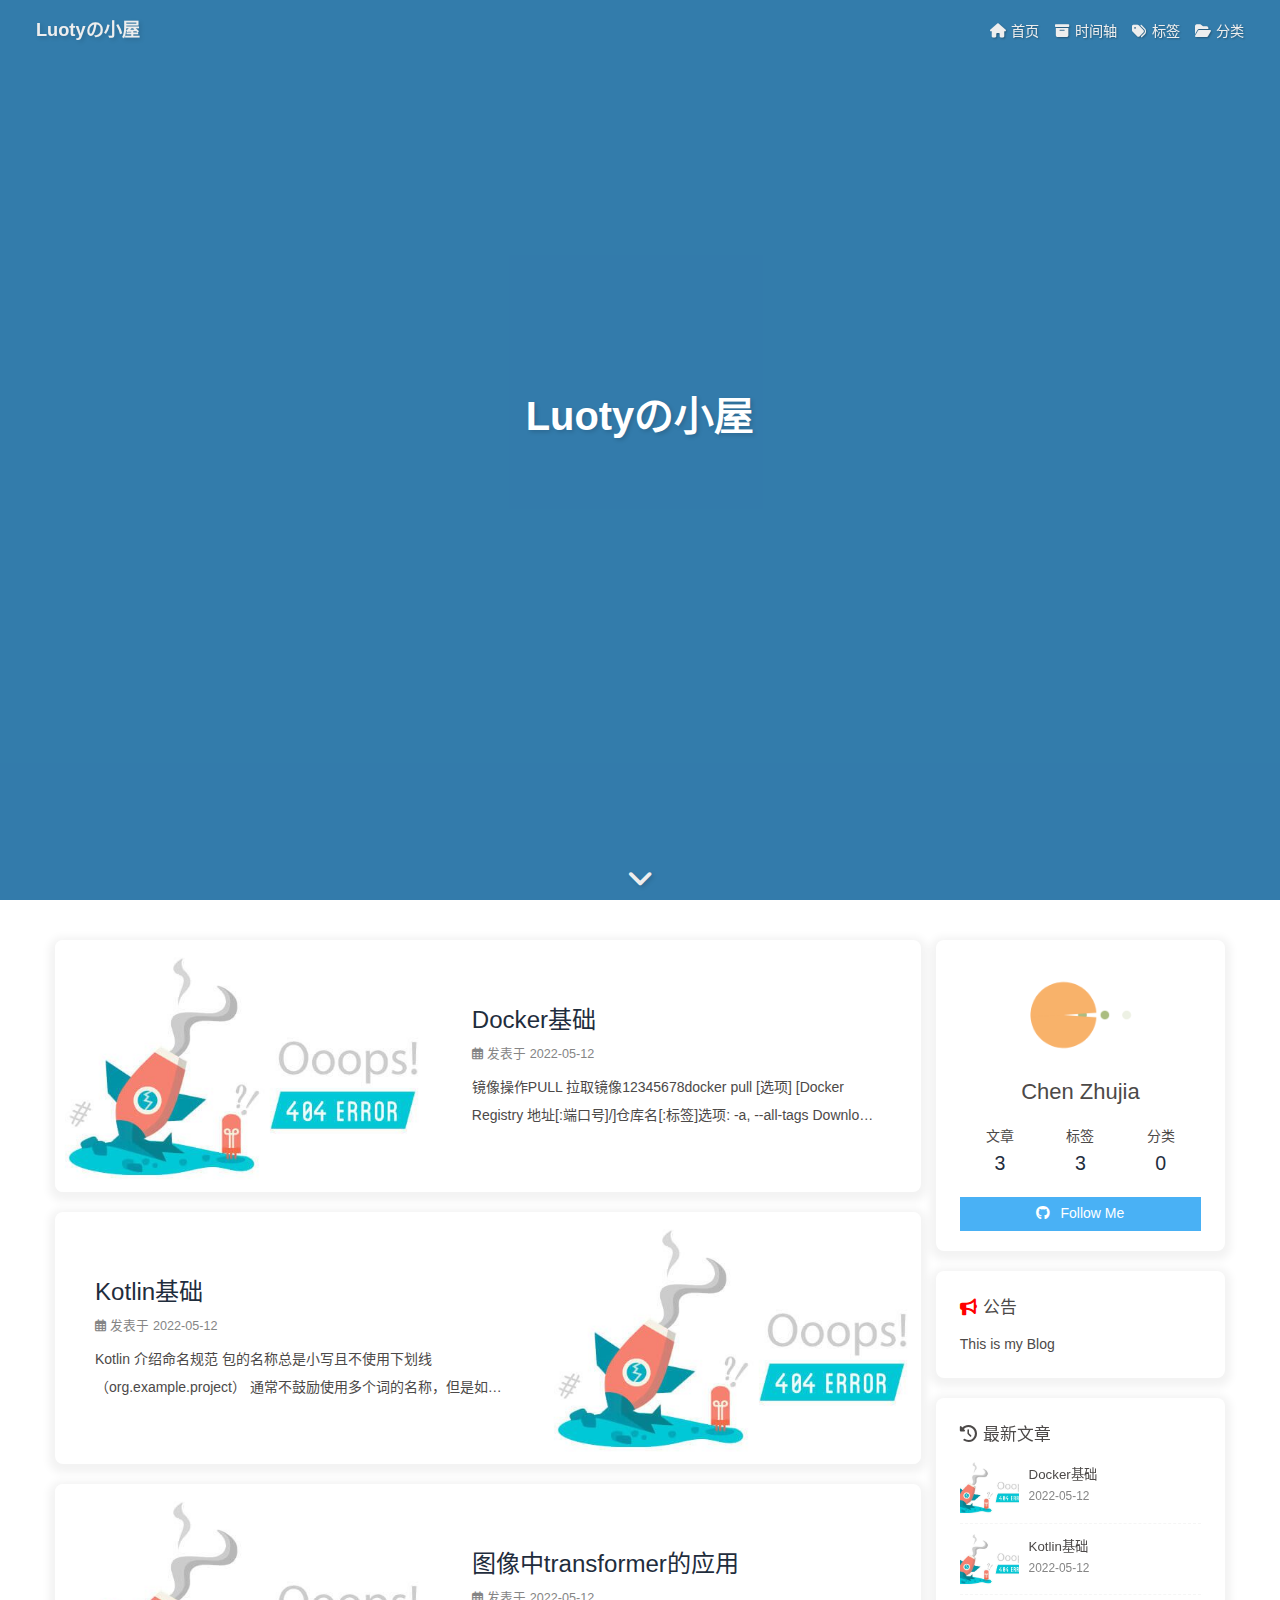
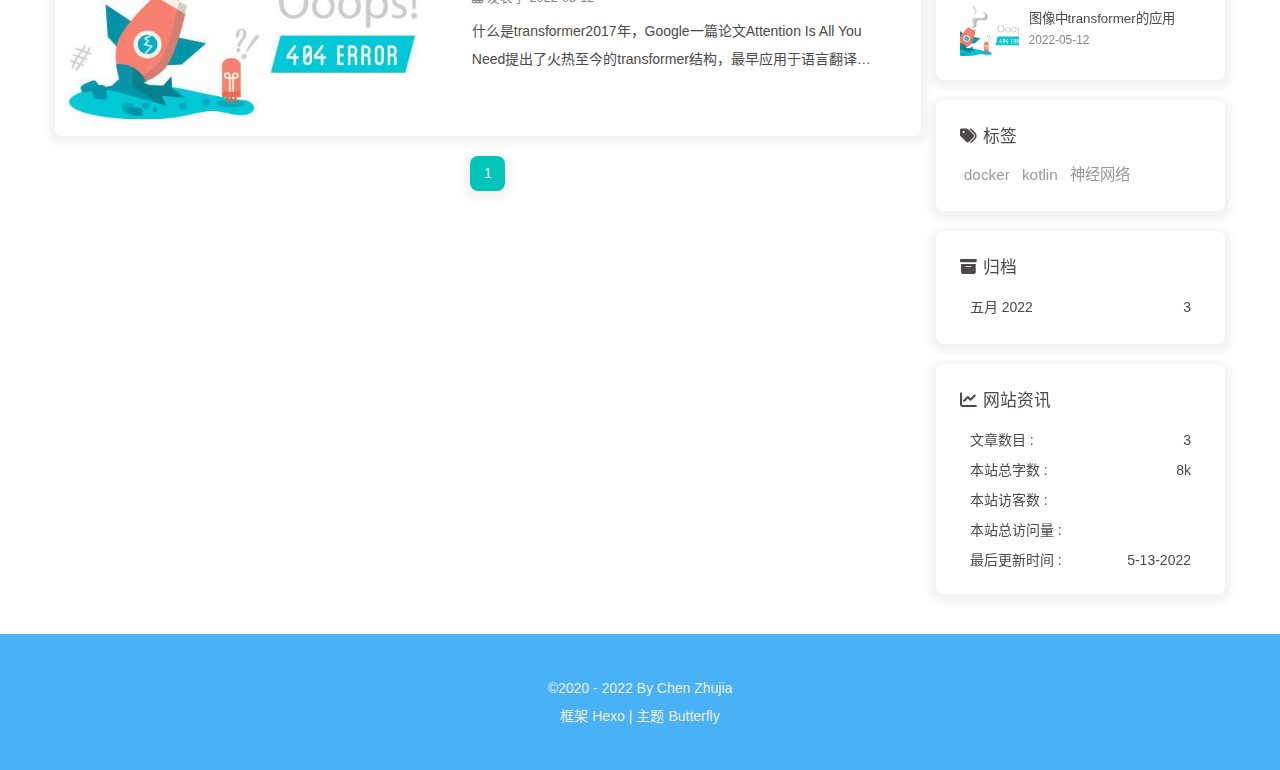
<file: index.html>
<!DOCTYPE html><html lang="zh-CN" data-theme="light"><head><meta charset="UTF-8"><meta http-equiv="X-UA-Compatible" content="IE=edge"><meta name="viewport" content="width=device-width, initial-scale=1.0, maximum-scale=1.0, user-scalable=no"><title>Luotyの小屋</title><meta name="author" content="Chen Zhujia,njuee.chen@gmail.com"><meta name="copyright" content="Chen Zhujia"><meta name="format-detection" content="telephone=no"><meta name="theme-color" content="#ffffff"><meta property="og:type" content="website">
<meta property="og:title" content="Luotyの小屋">
<meta property="og:url" content="http://example.com/index.html">
<meta property="og:site_name" content="Luotyの小屋">
<meta property="og:locale" content="zh_CN">
<meta property="og:image" content="https://i.loli.net/2021/02/24/5O1day2nriDzjSu.png">
<meta property="article:author" content="Chen Zhujia">
<meta name="twitter:card" content="summary">
<meta name="twitter:image" content="https://i.loli.net/2021/02/24/5O1day2nriDzjSu.png"><link rel="shortcut icon" href="/img/favicon.png"><link rel="canonical" href="http://example.com/"><link rel="preconnect" href="//cdn.jsdelivr.net"/><link rel="preconnect" href="//busuanzi.ibruce.info"/><link rel="stylesheet" href="/css/index.css"><link rel="stylesheet" href="https://cdn.jsdelivr.net/npm/@fortawesome/fontawesome-free@6/css/all.min.css" media="print" onload="this.media='all'"><link rel="stylesheet" href="https://cdn.jsdelivr.net/npm/@fancyapps/ui/dist/fancybox.css" media="print" onload="this.media='all'"><script>const GLOBAL_CONFIG = { 
  root: '/',
  algolia: undefined,
  localSearch: undefined,
  translate: undefined,
  noticeOutdate: undefined,
  highlight: {"plugin":"highlighjs","highlightCopy":true,"highlightLang":true,"highlightHeightLimit":200},
  copy: {
    success: '复制成功',
    error: '复制错误',
    noSupport: '浏览器不支持'
  },
  relativeDate: {
    homepage: false,
    post: false
  },
  runtime: '',
  date_suffix: {
    just: '刚刚',
    min: '分钟前',
    hour: '小时前',
    day: '天前',
    month: '个月前'
  },
  copyright: undefined,
  lightbox: 'fancybox',
  Snackbar: undefined,
  source: {
    justifiedGallery: {
      js: 'https://cdn.jsdelivr.net/npm/flickr-justified-gallery@2/dist/fjGallery.min.js',
      css: 'https://cdn.jsdelivr.net/npm/flickr-justified-gallery@2/dist/fjGallery.min.css'
    }
  },
  isPhotoFigcaption: false,
  islazyload: false,
  isAnchor: false
}</script><script id="config-diff">var GLOBAL_CONFIG_SITE = {
  title: 'Luotyの小屋',
  isPost: false,
  isHome: true,
  isHighlightShrink: false,
  isToc: false,
  postUpdate: '2022-05-13 02:00:27'
}</script><noscript><style type="text/css">
  #nav {
    opacity: 1
  }
  .justified-gallery img {
    opacity: 1
  }

  #recent-posts time,
  #post-meta time {
    display: inline !important
  }
</style></noscript><script>(win=>{
    win.saveToLocal = {
      set: function setWithExpiry(key, value, ttl) {
        if (ttl === 0) return
        const now = new Date()
        const expiryDay = ttl * 86400000
        const item = {
          value: value,
          expiry: now.getTime() + expiryDay,
        }
        localStorage.setItem(key, JSON.stringify(item))
      },

      get: function getWithExpiry(key) {
        const itemStr = localStorage.getItem(key)

        if (!itemStr) {
          return undefined
        }
        const item = JSON.parse(itemStr)
        const now = new Date()

        if (now.getTime() > item.expiry) {
          localStorage.removeItem(key)
          return undefined
        }
        return item.value
      }
    }
  
    win.getScript = url => new Promise((resolve, reject) => {
      const script = document.createElement('script')
      script.src = url
      script.async = true
      script.onerror = reject
      script.onload = script.onreadystatechange = function() {
        const loadState = this.readyState
        if (loadState && loadState !== 'loaded' && loadState !== 'complete') return
        script.onload = script.onreadystatechange = null
        resolve()
      }
      document.head.appendChild(script)
    })
  
      win.activateDarkMode = function () {
        document.documentElement.setAttribute('data-theme', 'dark')
        if (document.querySelector('meta[name="theme-color"]') !== null) {
          document.querySelector('meta[name="theme-color"]').setAttribute('content', '#0d0d0d')
        }
      }
      win.activateLightMode = function () {
        document.documentElement.setAttribute('data-theme', 'light')
        if (document.querySelector('meta[name="theme-color"]') !== null) {
          document.querySelector('meta[name="theme-color"]').setAttribute('content', '#ffffff')
        }
      }
      const t = saveToLocal.get('theme')
    
          if (t === 'dark') activateDarkMode()
          else if (t === 'light') activateLightMode()
        
      const asideStatus = saveToLocal.get('aside-status')
      if (asideStatus !== undefined) {
        if (asideStatus === 'hide') {
          document.documentElement.classList.add('hide-aside')
        } else {
          document.documentElement.classList.remove('hide-aside')
        }
      }
    
    const detectApple = () => {
      if(/iPad|iPhone|iPod|Macintosh/.test(navigator.userAgent)){
        document.documentElement.classList.add('apple')
      }
    }
    detectApple()
    })(window)</script><meta name="generator" content="Hexo 6.1.0"></head><body><div id="loading-box"><div class="loading-left-bg"></div><div class="loading-right-bg"></div><div class="spinner-box"><div class="configure-border-1"><div class="configure-core"></div></div><div class="configure-border-2"><div class="configure-core"></div></div><div class="loading-word">加载中...</div></div></div><div id="sidebar"><div id="menu-mask"></div><div id="sidebar-menus"><div class="avatar-img is-center"><img src="https://i.loli.net/2021/02/24/5O1day2nriDzjSu.png" onerror="onerror=null;src='/img/friend_404.gif'" alt="avatar"/></div><div class="sidebar-site-data site-data is-center"><a href="/archives/"><div class="headline">文章</div><div class="length-num">3</div></a><a href="/tags/"><div class="headline">标签</div><div class="length-num">3</div></a><a href="/categories/"><div class="headline">分类</div><div class="length-num">0</div></a></div><hr/><div class="menus_items"><div class="menus_item"><a class="site-page" href="/"><i class="fa-fw fas fa-home"></i><span> 首页</span></a></div><div class="menus_item"><a class="site-page" href="/archives/"><i class="fa-fw fas fa-archive"></i><span> 时间轴</span></a></div><div class="menus_item"><a class="site-page" href="/tags/"><i class="fa-fw fas fa-tags"></i><span> 标签</span></a></div><div class="menus_item"><a class="site-page" href="/categories/"><i class="fa-fw fas fa-folder-open"></i><span> 分类</span></a></div></div></div></div><div class="page" id="body-wrap"><header class="full_page" id="page-header" style="background-image: url('https://api.likepoems.com/pc')"><nav id="nav"><span id="blog_name"><a id="site-name" href="/">Luotyの小屋</a></span><div id="menus"><div class="menus_items"><div class="menus_item"><a class="site-page" href="/"><i class="fa-fw fas fa-home"></i><span> 首页</span></a></div><div class="menus_item"><a class="site-page" href="/archives/"><i class="fa-fw fas fa-archive"></i><span> 时间轴</span></a></div><div class="menus_item"><a class="site-page" href="/tags/"><i class="fa-fw fas fa-tags"></i><span> 标签</span></a></div><div class="menus_item"><a class="site-page" href="/categories/"><i class="fa-fw fas fa-folder-open"></i><span> 分类</span></a></div></div><div id="toggle-menu"><a class="site-page"><i class="fas fa-bars fa-fw"></i></a></div></div></nav><div id="site-info"><h1 id="site-title">Luotyの小屋</h1></div><div id="scroll-down"><i class="fas fa-angle-down scroll-down-effects"></i></div></header><main class="layout" id="content-inner"><div class="recent-posts" id="recent-posts"><div class="recent-post-item"><div class="post_cover left"><a href="/2022/05/12/docker/docker/" title="Docker基础"><img class="post_bg" src="https://acg.toubiec.cn/random.php" onerror="this.onerror=null;this.src='/img/404.jpg'" alt="Docker基础"></a></div><div class="recent-post-info"><a class="article-title" href="/2022/05/12/docker/docker/" title="Docker基础">Docker基础</a><div class="article-meta-wrap"><span class="post-meta-date"><i class="far fa-calendar-alt"></i><span class="article-meta-label">发表于</span><time datetime="2022-05-12T00:00:00.000Z" title="发表于 2022-05-12 00:00:00">2022-05-12</time></span></div><div class="content">镜像操作PULL 拉取镜像12345678docker pull [选项] [Docker Registry 地址[:端口号]/]仓库名[:标签]选项:  -a, --all-tags                Download all tagged images in the repository      --disable-content-trust   Skip image verification (default true)      --platform string         Set platform if server is                                multi-platform capable  -q, --quiet                   Suppress verbose output
LIST 列出镜像123456789docker image ls [OPTIONS] [REPOSITORY[:TAG]]选项:  -a, --all             Show all images (defau ...</div></div></div><div class="recent-post-item"><div class="post_cover right"><a href="/2022/05/12/kotlin/%E5%9F%BA%E7%A1%80/" title="Kotlin基础"><img class="post_bg" src="https://acg.toubiec.cn/random.php" onerror="this.onerror=null;this.src='/img/404.jpg'" alt="Kotlin基础"></a></div><div class="recent-post-info"><a class="article-title" href="/2022/05/12/kotlin/%E5%9F%BA%E7%A1%80/" title="Kotlin基础">Kotlin基础</a><div class="article-meta-wrap"><span class="post-meta-date"><i class="far fa-calendar-alt"></i><span class="article-meta-label">发表于</span><time datetime="2022-05-12T00:00:00.000Z" title="发表于 2022-05-12 00:00:00">2022-05-12</time></span></div><div class="content">Kotlin 介绍命名规范
包的名称总是小写且不使用下划线（org.example.project）
通常不鼓励使用多个词的名称，但是如果确实需要使用多个词，可以将它们连接在一起或使用驼峰风格（org.example.myProject）
类与对象的名称以大写字母开头并使用驼峰风格  12open class DeclarationProcess &#123; /*……*/ &#125; object EmptyDeclaration : DeclarationProcess() &#123; /*……*/ &#125;
函数、属性与局部变量的名称以小写字母开头、使用驼峰风格而不使用下划线
当且仅当在测试中，可以使用反引号括起来的带空格的方法名。 请注意，Android 运行时目前不支持这样的方法名。测试代码中也允许方法名使用下划线。  12345class MyTestCase &#123;     @Test fun `ensure everything works`() &#123; /*...*/ &#125;     @Test fun ensureEverythingWor ...</div></div></div><div class="recent-post-item"><div class="post_cover left"><a href="/2022/05/12/%E7%A5%9E%E7%BB%8F%E7%BD%91%E7%BB%9C/transformer/%E5%9B%BE%E5%83%8F%E4%B8%ADtransformer%E7%9A%84%E5%BA%94%E7%94%A8/" title="图像中transformer的应用"><img class="post_bg" src="https://acg.toubiec.cn/random.php" onerror="this.onerror=null;this.src='/img/404.jpg'" alt="图像中transformer的应用"></a></div><div class="recent-post-info"><a class="article-title" href="/2022/05/12/%E7%A5%9E%E7%BB%8F%E7%BD%91%E7%BB%9C/transformer/%E5%9B%BE%E5%83%8F%E4%B8%ADtransformer%E7%9A%84%E5%BA%94%E7%94%A8/" title="图像中transformer的应用">图像中transformer的应用</a><div class="article-meta-wrap"><span class="post-meta-date"><i class="far fa-calendar-alt"></i><span class="article-meta-label">发表于</span><time datetime="2022-05-12T00:00:00.000Z" title="发表于 2022-05-12 00:00:00">2022-05-12</time></span></div><div class="content">什么是transformer2017年，Google一篇论文Attention Is All You Need提出了火热至今的transformer结构，最早应用于语言翻译领域的工作。
近年来，DETR(End-to-End Object Detection with Transformers)、Vision Transformer (AN IMAGE IS WORTH 16X16 WORDS: Transformer FOR IMAGE RECOGNITION AT SCALE)、Image GPT(Generative Pretraining from Pixels)等工作将transformer应用到了图像领域，并获得了巨大的成功。
Transformer 整体结构
Transformer 由 Encoder 和 Decoder 两个部分组成，Encoder 和 Decoder 都包含 6 个 block。Transformer 的工作流程大体如下：

一、获取输入句子的每一个单词的表示向量 X，X由单词的 Embedding（Embedding就是从原始数据提取出来的Featu ...</div></div></div><nav id="pagination"><div class="pagination"><span class="page-number current">1</span></div></nav></div><div class="aside-content" id="aside-content"><div class="card-widget card-info"><div class="is-center"><div class="avatar-img"><img src="https://i.loli.net/2021/02/24/5O1day2nriDzjSu.png" onerror="this.onerror=null;this.src='/img/friend_404.gif'" alt="avatar"/></div><div class="author-info__name">Chen Zhujia</div><div class="author-info__description"></div></div><div class="card-info-data site-data is-center"><a href="/archives/"><div class="headline">文章</div><div class="length-num">3</div></a><a href="/tags/"><div class="headline">标签</div><div class="length-num">3</div></a><a href="/categories/"><div class="headline">分类</div><div class="length-num">0</div></a></div><a id="card-info-btn" target="_blank" rel="noopener" href="https://github.com/xxxxxx"><i class="fab fa-github"></i><span>Follow Me</span></a></div><div class="card-widget card-announcement"><div class="item-headline"><i class="fas fa-bullhorn fa-shake"></i><span>公告</span></div><div class="announcement_content">This is my Blog</div></div><div class="sticky_layout"><div class="card-widget card-recent-post"><div class="item-headline"><i class="fas fa-history"></i><span>最新文章</span></div><div class="aside-list"><div class="aside-list-item"><a class="thumbnail" href="/2022/05/12/docker/docker/" title="Docker基础"><img src="https://acg.toubiec.cn/random.php" onerror="this.onerror=null;this.src='/img/404.jpg'" alt="Docker基础"/></a><div class="content"><a class="title" href="/2022/05/12/docker/docker/" title="Docker基础">Docker基础</a><time datetime="2022-05-12T00:00:00.000Z" title="发表于 2022-05-12 00:00:00">2022-05-12</time></div></div><div class="aside-list-item"><a class="thumbnail" href="/2022/05/12/kotlin/%E5%9F%BA%E7%A1%80/" title="Kotlin基础"><img src="https://acg.toubiec.cn/random.php" onerror="this.onerror=null;this.src='/img/404.jpg'" alt="Kotlin基础"/></a><div class="content"><a class="title" href="/2022/05/12/kotlin/%E5%9F%BA%E7%A1%80/" title="Kotlin基础">Kotlin基础</a><time datetime="2022-05-12T00:00:00.000Z" title="发表于 2022-05-12 00:00:00">2022-05-12</time></div></div><div class="aside-list-item"><a class="thumbnail" href="/2022/05/12/%E7%A5%9E%E7%BB%8F%E7%BD%91%E7%BB%9C/transformer/%E5%9B%BE%E5%83%8F%E4%B8%ADtransformer%E7%9A%84%E5%BA%94%E7%94%A8/" title="图像中transformer的应用"><img src="https://acg.toubiec.cn/random.php" onerror="this.onerror=null;this.src='/img/404.jpg'" alt="图像中transformer的应用"/></a><div class="content"><a class="title" href="/2022/05/12/%E7%A5%9E%E7%BB%8F%E7%BD%91%E7%BB%9C/transformer/%E5%9B%BE%E5%83%8F%E4%B8%ADtransformer%E7%9A%84%E5%BA%94%E7%94%A8/" title="图像中transformer的应用">图像中transformer的应用</a><time datetime="2022-05-12T00:00:00.000Z" title="发表于 2022-05-12 00:00:00">2022-05-12</time></div></div></div></div><div class="card-widget card-tags"><div class="item-headline"><i class="fas fa-tags"></i><span>标签</span></div><div class="card-tag-cloud"><a href="/tags/docker/" style="font-size: 1.1em; color: #999">docker</a> <a href="/tags/kotlin/" style="font-size: 1.1em; color: #999">kotlin</a> <a href="/tags/%E7%A5%9E%E7%BB%8F%E7%BD%91%E7%BB%9C/" style="font-size: 1.1em; color: #999">神经网络</a></div></div><div class="card-widget card-archives"><div class="item-headline"><i class="fas fa-archive"></i><span>归档</span></div><ul class="card-archive-list"><li class="card-archive-list-item"><a class="card-archive-list-link" href="/archives/2022/05/"><span class="card-archive-list-date">五月 2022</span><span class="card-archive-list-count">3</span></a></li></ul></div><div class="card-widget card-webinfo"><div class="item-headline"><i class="fas fa-chart-line"></i><span>网站资讯</span></div><div class="webinfo"><div class="webinfo-item"><div class="item-name">文章数目 :</div><div class="item-count">3</div></div><div class="webinfo-item"><div class="item-name">本站总字数 :</div><div class="item-count">8k</div></div><div class="webinfo-item"><div class="item-name">本站访客数 :</div><div class="item-count" id="busuanzi_value_site_uv"></div></div><div class="webinfo-item"><div class="item-name">本站总访问量 :</div><div class="item-count" id="busuanzi_value_site_pv"></div></div><div class="webinfo-item"><div class="item-name">最后更新时间 :</div><div class="item-count" id="last-push-date" data-lastPushDate="2022-05-13T02:00:27.099Z"></div></div></div></div></div></div></main><footer id="footer"><div id="footer-wrap"><div class="copyright">&copy;2020 - 2022 By Chen Zhujia</div><div class="framework-info"><span>框架 </span><a target="_blank" rel="noopener" href="https://hexo.io">Hexo</a><span class="footer-separator">|</span><span>主题 </span><a target="_blank" rel="noopener" href="https://github.com/jerryc127/hexo-theme-butterfly">Butterfly</a></div></div></footer></div><div id="rightside"><div id="rightside-config-hide"><button id="darkmode" type="button" title="浅色和深色模式转换"><i class="fas fa-adjust"></i></button><button id="hide-aside-btn" type="button" title="单栏和双栏切换"><i class="fas fa-arrows-alt-h"></i></button></div><div id="rightside-config-show"><button id="rightside_config" type="button" title="设置"><i class="fas fa-cog fa-spin"></i></button><button id="go-up" type="button" title="回到顶部"><i class="fas fa-arrow-up"></i></button></div></div><div><script src="/js/utils.js"></script><script src="/js/main.js"></script><script src="https://cdn.jsdelivr.net/npm/@fancyapps/ui/dist/fancybox.umd.js"></script><script>function panguFn () {
  if (typeof pangu === 'object') pangu.autoSpacingPage()
  else {
    getScript('https://cdn.jsdelivr.net/npm/pangu@4/dist/browser/pangu.min.js')
      .then(() => {
        pangu.autoSpacingPage()
      })
  }
}

function panguInit () {
  if (true){
    GLOBAL_CONFIG_SITE.isPost && panguFn()
  } else {
    panguFn()
  }
}

document.addEventListener('DOMContentLoaded', panguInit)</script><script>var preloader = {
  endLoading: () => {
    document.body.style.overflow = 'auto';
    document.getElementById('loading-box').classList.add("loaded")
  },
  initLoading: () => {
    document.body.style.overflow = '';
    document.getElementById('loading-box').classList.remove("loaded")

  }
}
window.addEventListener('load',preloader.endLoading())</script><div class="js-pjax"></div><script async data-pjax src="//busuanzi.ibruce.info/busuanzi/2.3/busuanzi.pure.mini.js"></script></div></body></html>
</file>
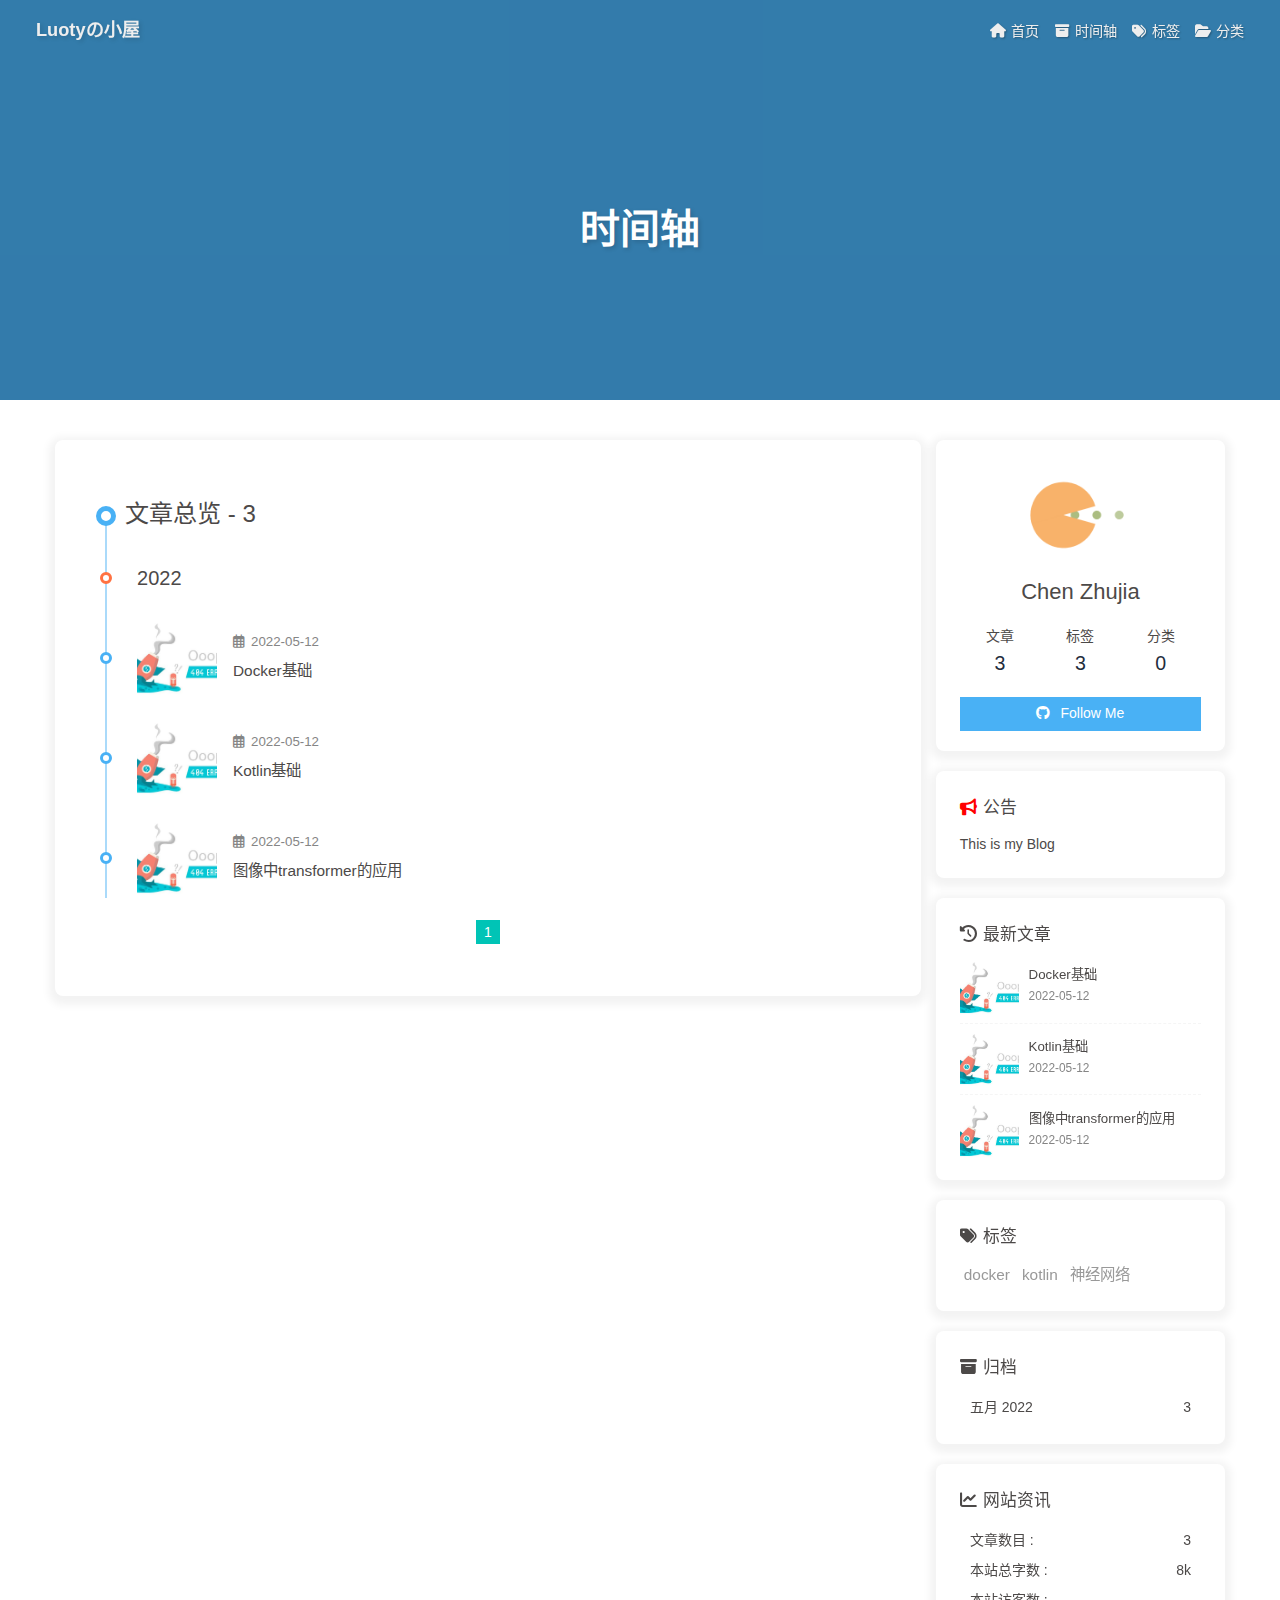
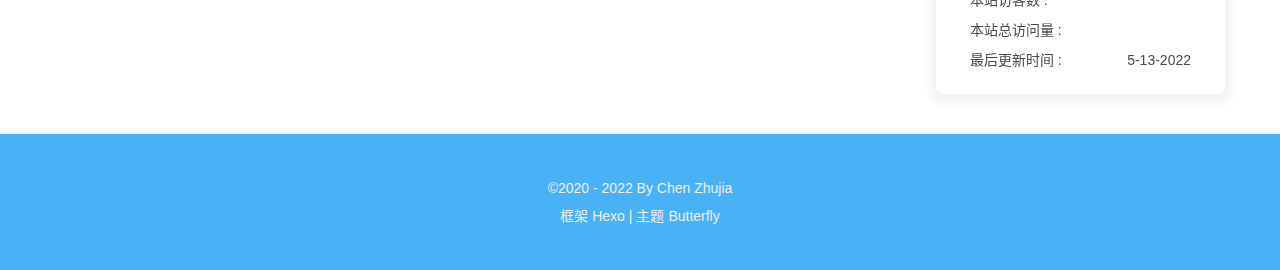
<file: archives/index.html>
<!DOCTYPE html><html lang="zh-CN" data-theme="light"><head><meta charset="UTF-8"><meta http-equiv="X-UA-Compatible" content="IE=edge"><meta name="viewport" content="width=device-width, initial-scale=1.0, maximum-scale=1.0, user-scalable=no"><title>时间轴 | Luotyの小屋</title><meta name="author" content="Chen Zhujia,njuee.chen@gmail.com"><meta name="copyright" content="Chen Zhujia"><meta name="format-detection" content="telephone=no"><meta name="theme-color" content="#ffffff"><meta property="og:type" content="website">
<meta property="og:title" content="Luotyの小屋">
<meta property="og:url" content="http://example.com/archives/index.html">
<meta property="og:site_name" content="Luotyの小屋">
<meta property="og:locale" content="zh_CN">
<meta property="og:image" content="https://i.loli.net/2021/02/24/5O1day2nriDzjSu.png">
<meta property="article:author" content="Chen Zhujia">
<meta name="twitter:card" content="summary">
<meta name="twitter:image" content="https://i.loli.net/2021/02/24/5O1day2nriDzjSu.png"><link rel="shortcut icon" href="/img/favicon.png"><link rel="canonical" href="http://example.com/archives/"><link rel="preconnect" href="//cdn.jsdelivr.net"/><link rel="preconnect" href="//busuanzi.ibruce.info"/><link rel="stylesheet" href="/css/index.css"><link rel="stylesheet" href="https://cdn.jsdelivr.net/npm/@fortawesome/fontawesome-free@6/css/all.min.css" media="print" onload="this.media='all'"><link rel="stylesheet" href="https://cdn.jsdelivr.net/npm/@fancyapps/ui/dist/fancybox.css" media="print" onload="this.media='all'"><script>const GLOBAL_CONFIG = { 
  root: '/',
  algolia: undefined,
  localSearch: undefined,
  translate: undefined,
  noticeOutdate: undefined,
  highlight: {"plugin":"highlighjs","highlightCopy":true,"highlightLang":true,"highlightHeightLimit":200},
  copy: {
    success: '复制成功',
    error: '复制错误',
    noSupport: '浏览器不支持'
  },
  relativeDate: {
    homepage: false,
    post: false
  },
  runtime: '',
  date_suffix: {
    just: '刚刚',
    min: '分钟前',
    hour: '小时前',
    day: '天前',
    month: '个月前'
  },
  copyright: undefined,
  lightbox: 'fancybox',
  Snackbar: undefined,
  source: {
    justifiedGallery: {
      js: 'https://cdn.jsdelivr.net/npm/flickr-justified-gallery@2/dist/fjGallery.min.js',
      css: 'https://cdn.jsdelivr.net/npm/flickr-justified-gallery@2/dist/fjGallery.min.css'
    }
  },
  isPhotoFigcaption: false,
  islazyload: false,
  isAnchor: false
}</script><script id="config-diff">var GLOBAL_CONFIG_SITE = {
  title: '时间轴',
  isPost: false,
  isHome: false,
  isHighlightShrink: false,
  isToc: false,
  postUpdate: '2022-05-13 02:00:27'
}</script><noscript><style type="text/css">
  #nav {
    opacity: 1
  }
  .justified-gallery img {
    opacity: 1
  }

  #recent-posts time,
  #post-meta time {
    display: inline !important
  }
</style></noscript><script>(win=>{
    win.saveToLocal = {
      set: function setWithExpiry(key, value, ttl) {
        if (ttl === 0) return
        const now = new Date()
        const expiryDay = ttl * 86400000
        const item = {
          value: value,
          expiry: now.getTime() + expiryDay,
        }
        localStorage.setItem(key, JSON.stringify(item))
      },

      get: function getWithExpiry(key) {
        const itemStr = localStorage.getItem(key)

        if (!itemStr) {
          return undefined
        }
        const item = JSON.parse(itemStr)
        const now = new Date()

        if (now.getTime() > item.expiry) {
          localStorage.removeItem(key)
          return undefined
        }
        return item.value
      }
    }
  
    win.getScript = url => new Promise((resolve, reject) => {
      const script = document.createElement('script')
      script.src = url
      script.async = true
      script.onerror = reject
      script.onload = script.onreadystatechange = function() {
        const loadState = this.readyState
        if (loadState && loadState !== 'loaded' && loadState !== 'complete') return
        script.onload = script.onreadystatechange = null
        resolve()
      }
      document.head.appendChild(script)
    })
  
      win.activateDarkMode = function () {
        document.documentElement.setAttribute('data-theme', 'dark')
        if (document.querySelector('meta[name="theme-color"]') !== null) {
          document.querySelector('meta[name="theme-color"]').setAttribute('content', '#0d0d0d')
        }
      }
      win.activateLightMode = function () {
        document.documentElement.setAttribute('data-theme', 'light')
        if (document.querySelector('meta[name="theme-color"]') !== null) {
          document.querySelector('meta[name="theme-color"]').setAttribute('content', '#ffffff')
        }
      }
      const t = saveToLocal.get('theme')
    
          if (t === 'dark') activateDarkMode()
          else if (t === 'light') activateLightMode()
        
      const asideStatus = saveToLocal.get('aside-status')
      if (asideStatus !== undefined) {
        if (asideStatus === 'hide') {
          document.documentElement.classList.add('hide-aside')
        } else {
          document.documentElement.classList.remove('hide-aside')
        }
      }
    
    const detectApple = () => {
      if(/iPad|iPhone|iPod|Macintosh/.test(navigator.userAgent)){
        document.documentElement.classList.add('apple')
      }
    }
    detectApple()
    })(window)</script><meta name="generator" content="Hexo 6.1.0"></head><body><div id="loading-box"><div class="loading-left-bg"></div><div class="loading-right-bg"></div><div class="spinner-box"><div class="configure-border-1"><div class="configure-core"></div></div><div class="configure-border-2"><div class="configure-core"></div></div><div class="loading-word">加载中...</div></div></div><div id="sidebar"><div id="menu-mask"></div><div id="sidebar-menus"><div class="avatar-img is-center"><img src="https://i.loli.net/2021/02/24/5O1day2nriDzjSu.png" onerror="onerror=null;src='/img/friend_404.gif'" alt="avatar"/></div><div class="sidebar-site-data site-data is-center"><a href="/archives/"><div class="headline">文章</div><div class="length-num">3</div></a><a href="/tags/"><div class="headline">标签</div><div class="length-num">3</div></a><a href="/categories/"><div class="headline">分类</div><div class="length-num">0</div></a></div><hr/><div class="menus_items"><div class="menus_item"><a class="site-page" href="/"><i class="fa-fw fas fa-home"></i><span> 首页</span></a></div><div class="menus_item"><a class="site-page" href="/archives/"><i class="fa-fw fas fa-archive"></i><span> 时间轴</span></a></div><div class="menus_item"><a class="site-page" href="/tags/"><i class="fa-fw fas fa-tags"></i><span> 标签</span></a></div><div class="menus_item"><a class="site-page" href="/categories/"><i class="fa-fw fas fa-folder-open"></i><span> 分类</span></a></div></div></div></div><div class="page" id="body-wrap"><header class="not-home-page" id="page-header" style="background-image: url('https://api.likepoems.com/pc')"><nav id="nav"><span id="blog_name"><a id="site-name" href="/">Luotyの小屋</a></span><div id="menus"><div class="menus_items"><div class="menus_item"><a class="site-page" href="/"><i class="fa-fw fas fa-home"></i><span> 首页</span></a></div><div class="menus_item"><a class="site-page" href="/archives/"><i class="fa-fw fas fa-archive"></i><span> 时间轴</span></a></div><div class="menus_item"><a class="site-page" href="/tags/"><i class="fa-fw fas fa-tags"></i><span> 标签</span></a></div><div class="menus_item"><a class="site-page" href="/categories/"><i class="fa-fw fas fa-folder-open"></i><span> 分类</span></a></div></div><div id="toggle-menu"><a class="site-page"><i class="fas fa-bars fa-fw"></i></a></div></div></nav><div id="page-site-info"><h1 id="site-title">时间轴</h1></div></header><main class="layout" id="content-inner"><div id="archive"><div class="article-sort-title">文章总览 - 3</div><div class="article-sort"><div class="article-sort-item year">2022</div><div class="article-sort-item"><a class="article-sort-item-img" href="/2022/05/12/docker/docker/" title="Docker基础"><img src="https://acg.toubiec.cn/random.php" alt="Docker基础" onerror="this.onerror=null;this.src='/img/404.jpg'"></a><div class="article-sort-item-info"><div class="article-sort-item-time"><i class="far fa-calendar-alt"></i><time class="post-meta-date-created" datetime="2022-05-12T00:00:00.000Z" title="发表于 2022-05-12 00:00:00">2022-05-12</time></div><a class="article-sort-item-title" href="/2022/05/12/docker/docker/" title="Docker基础">Docker基础</a></div></div><div class="article-sort-item"><a class="article-sort-item-img" href="/2022/05/12/kotlin/%E5%9F%BA%E7%A1%80/" title="Kotlin基础"><img src="https://acg.toubiec.cn/random.php" alt="Kotlin基础" onerror="this.onerror=null;this.src='/img/404.jpg'"></a><div class="article-sort-item-info"><div class="article-sort-item-time"><i class="far fa-calendar-alt"></i><time class="post-meta-date-created" datetime="2022-05-12T00:00:00.000Z" title="发表于 2022-05-12 00:00:00">2022-05-12</time></div><a class="article-sort-item-title" href="/2022/05/12/kotlin/%E5%9F%BA%E7%A1%80/" title="Kotlin基础">Kotlin基础</a></div></div><div class="article-sort-item"><a class="article-sort-item-img" href="/2022/05/12/%E7%A5%9E%E7%BB%8F%E7%BD%91%E7%BB%9C/transformer/%E5%9B%BE%E5%83%8F%E4%B8%ADtransformer%E7%9A%84%E5%BA%94%E7%94%A8/" title="图像中transformer的应用"><img src="https://acg.toubiec.cn/random.php" alt="图像中transformer的应用" onerror="this.onerror=null;this.src='/img/404.jpg'"></a><div class="article-sort-item-info"><div class="article-sort-item-time"><i class="far fa-calendar-alt"></i><time class="post-meta-date-created" datetime="2022-05-12T00:00:00.000Z" title="发表于 2022-05-12 00:00:00">2022-05-12</time></div><a class="article-sort-item-title" href="/2022/05/12/%E7%A5%9E%E7%BB%8F%E7%BD%91%E7%BB%9C/transformer/%E5%9B%BE%E5%83%8F%E4%B8%ADtransformer%E7%9A%84%E5%BA%94%E7%94%A8/" title="图像中transformer的应用">图像中transformer的应用</a></div></div></div><nav id="pagination"><div class="pagination"><span class="page-number current">1</span></div></nav></div><div class="aside-content" id="aside-content"><div class="card-widget card-info"><div class="is-center"><div class="avatar-img"><img src="https://i.loli.net/2021/02/24/5O1day2nriDzjSu.png" onerror="this.onerror=null;this.src='/img/friend_404.gif'" alt="avatar"/></div><div class="author-info__name">Chen Zhujia</div><div class="author-info__description"></div></div><div class="card-info-data site-data is-center"><a href="/archives/"><div class="headline">文章</div><div class="length-num">3</div></a><a href="/tags/"><div class="headline">标签</div><div class="length-num">3</div></a><a href="/categories/"><div class="headline">分类</div><div class="length-num">0</div></a></div><a id="card-info-btn" target="_blank" rel="noopener" href="https://github.com/xxxxxx"><i class="fab fa-github"></i><span>Follow Me</span></a></div><div class="card-widget card-announcement"><div class="item-headline"><i class="fas fa-bullhorn fa-shake"></i><span>公告</span></div><div class="announcement_content">This is my Blog</div></div><div class="sticky_layout"><div class="card-widget card-recent-post"><div class="item-headline"><i class="fas fa-history"></i><span>最新文章</span></div><div class="aside-list"><div class="aside-list-item"><a class="thumbnail" href="/2022/05/12/docker/docker/" title="Docker基础"><img src="https://acg.toubiec.cn/random.php" onerror="this.onerror=null;this.src='/img/404.jpg'" alt="Docker基础"/></a><div class="content"><a class="title" href="/2022/05/12/docker/docker/" title="Docker基础">Docker基础</a><time datetime="2022-05-12T00:00:00.000Z" title="发表于 2022-05-12 00:00:00">2022-05-12</time></div></div><div class="aside-list-item"><a class="thumbnail" href="/2022/05/12/kotlin/%E5%9F%BA%E7%A1%80/" title="Kotlin基础"><img src="https://acg.toubiec.cn/random.php" onerror="this.onerror=null;this.src='/img/404.jpg'" alt="Kotlin基础"/></a><div class="content"><a class="title" href="/2022/05/12/kotlin/%E5%9F%BA%E7%A1%80/" title="Kotlin基础">Kotlin基础</a><time datetime="2022-05-12T00:00:00.000Z" title="发表于 2022-05-12 00:00:00">2022-05-12</time></div></div><div class="aside-list-item"><a class="thumbnail" href="/2022/05/12/%E7%A5%9E%E7%BB%8F%E7%BD%91%E7%BB%9C/transformer/%E5%9B%BE%E5%83%8F%E4%B8%ADtransformer%E7%9A%84%E5%BA%94%E7%94%A8/" title="图像中transformer的应用"><img src="https://acg.toubiec.cn/random.php" onerror="this.onerror=null;this.src='/img/404.jpg'" alt="图像中transformer的应用"/></a><div class="content"><a class="title" href="/2022/05/12/%E7%A5%9E%E7%BB%8F%E7%BD%91%E7%BB%9C/transformer/%E5%9B%BE%E5%83%8F%E4%B8%ADtransformer%E7%9A%84%E5%BA%94%E7%94%A8/" title="图像中transformer的应用">图像中transformer的应用</a><time datetime="2022-05-12T00:00:00.000Z" title="发表于 2022-05-12 00:00:00">2022-05-12</time></div></div></div></div><div class="card-widget card-tags"><div class="item-headline"><i class="fas fa-tags"></i><span>标签</span></div><div class="card-tag-cloud"><a href="/tags/docker/" style="font-size: 1.1em; color: #999">docker</a> <a href="/tags/kotlin/" style="font-size: 1.1em; color: #999">kotlin</a> <a href="/tags/%E7%A5%9E%E7%BB%8F%E7%BD%91%E7%BB%9C/" style="font-size: 1.1em; color: #999">神经网络</a></div></div><div class="card-widget card-archives"><div class="item-headline"><i class="fas fa-archive"></i><span>归档</span></div><ul class="card-archive-list"><li class="card-archive-list-item"><a class="card-archive-list-link" href="/archives/2022/05/"><span class="card-archive-list-date">五月 2022</span><span class="card-archive-list-count">3</span></a></li></ul></div><div class="card-widget card-webinfo"><div class="item-headline"><i class="fas fa-chart-line"></i><span>网站资讯</span></div><div class="webinfo"><div class="webinfo-item"><div class="item-name">文章数目 :</div><div class="item-count">3</div></div><div class="webinfo-item"><div class="item-name">本站总字数 :</div><div class="item-count">8k</div></div><div class="webinfo-item"><div class="item-name">本站访客数 :</div><div class="item-count" id="busuanzi_value_site_uv"></div></div><div class="webinfo-item"><div class="item-name">本站总访问量 :</div><div class="item-count" id="busuanzi_value_site_pv"></div></div><div class="webinfo-item"><div class="item-name">最后更新时间 :</div><div class="item-count" id="last-push-date" data-lastPushDate="2022-05-13T02:00:27.099Z"></div></div></div></div></div></div></main><footer id="footer"><div id="footer-wrap"><div class="copyright">&copy;2020 - 2022 By Chen Zhujia</div><div class="framework-info"><span>框架 </span><a target="_blank" rel="noopener" href="https://hexo.io">Hexo</a><span class="footer-separator">|</span><span>主题 </span><a target="_blank" rel="noopener" href="https://github.com/jerryc127/hexo-theme-butterfly">Butterfly</a></div></div></footer></div><div id="rightside"><div id="rightside-config-hide"><button id="darkmode" type="button" title="浅色和深色模式转换"><i class="fas fa-adjust"></i></button><button id="hide-aside-btn" type="button" title="单栏和双栏切换"><i class="fas fa-arrows-alt-h"></i></button></div><div id="rightside-config-show"><button id="rightside_config" type="button" title="设置"><i class="fas fa-cog fa-spin"></i></button><button id="go-up" type="button" title="回到顶部"><i class="fas fa-arrow-up"></i></button></div></div><div><script src="/js/utils.js"></script><script src="/js/main.js"></script><script src="https://cdn.jsdelivr.net/npm/@fancyapps/ui/dist/fancybox.umd.js"></script><script>function panguFn () {
  if (typeof pangu === 'object') pangu.autoSpacingPage()
  else {
    getScript('https://cdn.jsdelivr.net/npm/pangu@4/dist/browser/pangu.min.js')
      .then(() => {
        pangu.autoSpacingPage()
      })
  }
}

function panguInit () {
  if (true){
    GLOBAL_CONFIG_SITE.isPost && panguFn()
  } else {
    panguFn()
  }
}

document.addEventListener('DOMContentLoaded', panguInit)</script><script>var preloader = {
  endLoading: () => {
    document.body.style.overflow = 'auto';
    document.getElementById('loading-box').classList.add("loaded")
  },
  initLoading: () => {
    document.body.style.overflow = '';
    document.getElementById('loading-box').classList.remove("loaded")

  }
}
window.addEventListener('load',preloader.endLoading())</script><div class="js-pjax"></div><script async data-pjax src="//busuanzi.ibruce.info/busuanzi/2.3/busuanzi.pure.mini.js"></script></div></body></html>
</file>
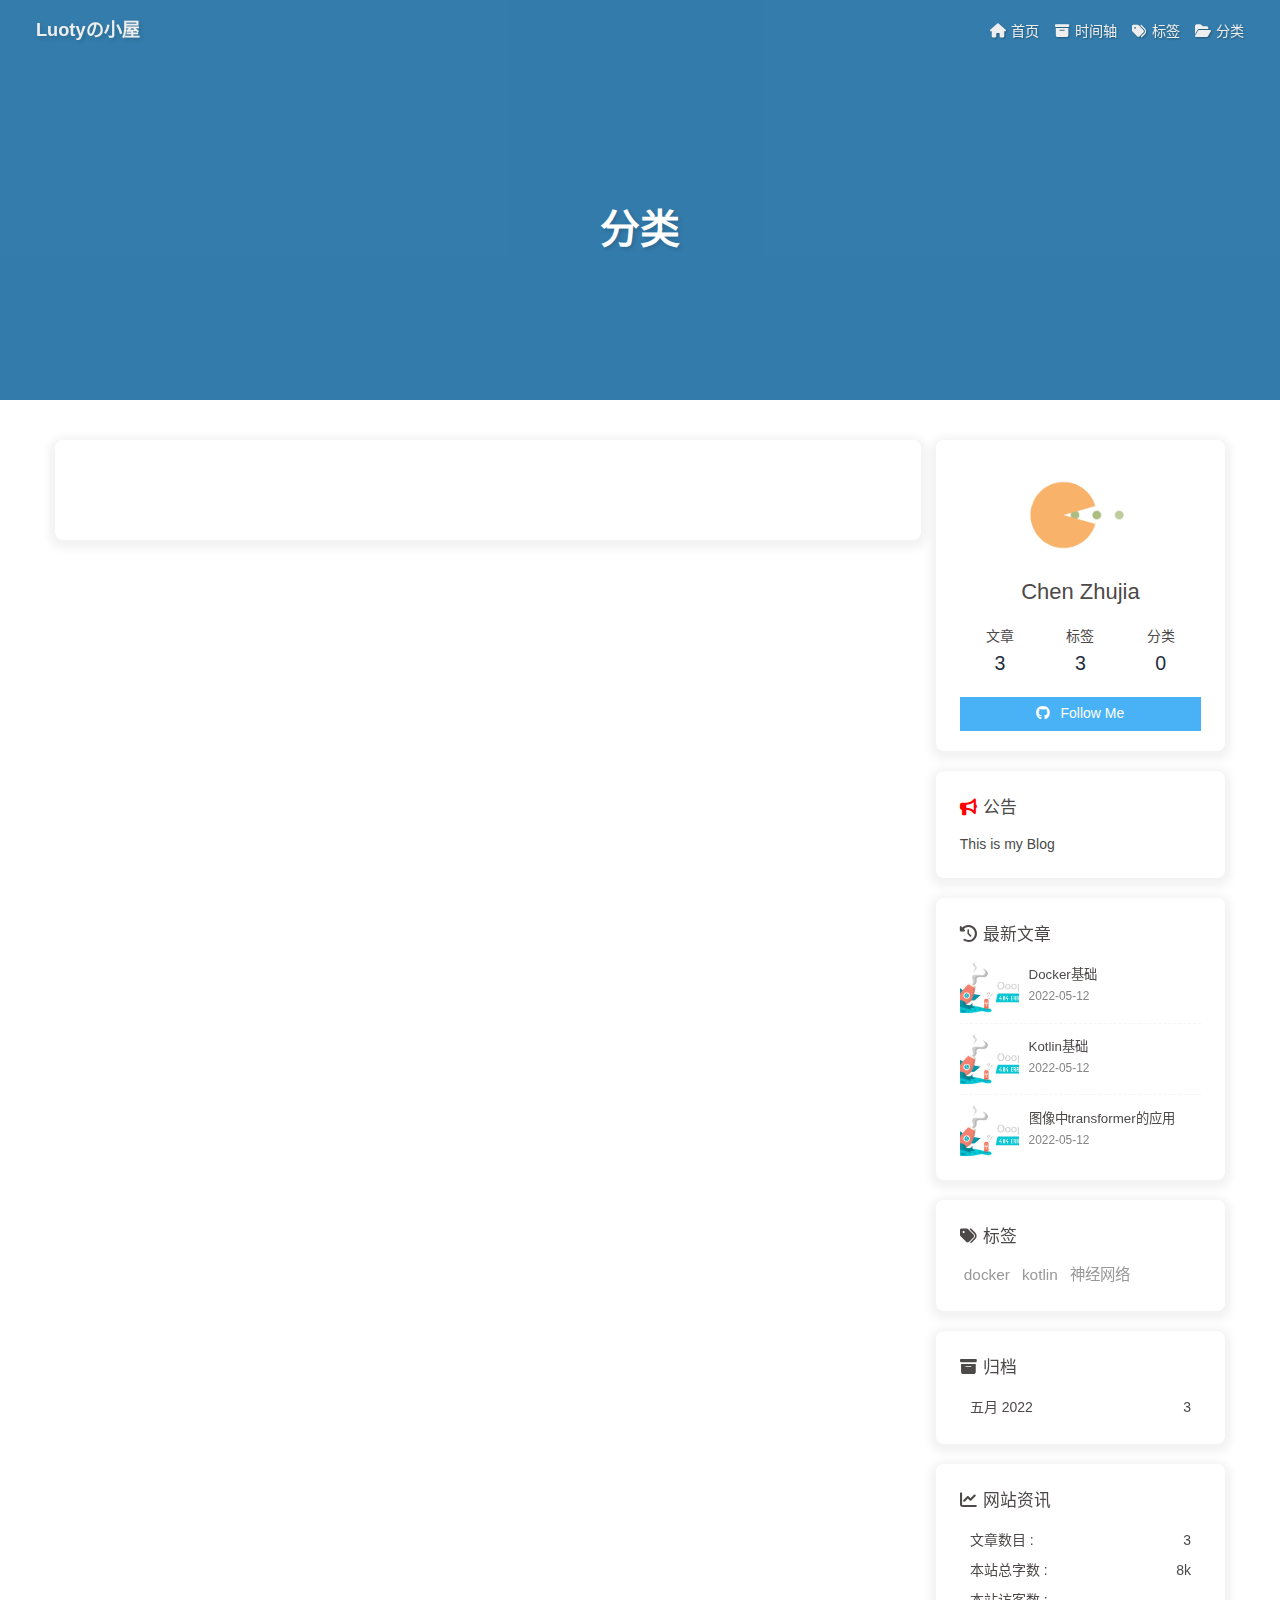
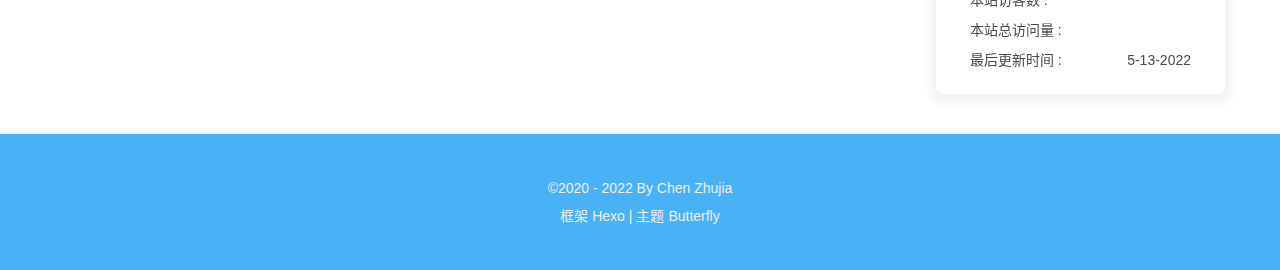
<file: categories/index.html>
<!DOCTYPE html><html lang="zh-CN" data-theme="light"><head><meta charset="UTF-8"><meta http-equiv="X-UA-Compatible" content="IE=edge"><meta name="viewport" content="width=device-width, initial-scale=1.0, maximum-scale=1.0, user-scalable=no"><title>分类 | Luotyの小屋</title><meta name="author" content="Chen Zhujia,njuee.chen@gmail.com"><meta name="copyright" content="Chen Zhujia"><meta name="format-detection" content="telephone=no"><meta name="theme-color" content="#ffffff"><meta property="og:type" content="website">
<meta property="og:title" content="分类">
<meta property="og:url" content="http://example.com/categories/index.html">
<meta property="og:site_name" content="Luotyの小屋">
<meta property="og:locale" content="zh_CN">
<meta property="og:image" content="https://acg.toubiec.cn/random.php">
<meta property="article:published_time" content="2022-05-12T03:27:24.000Z">
<meta property="article:modified_time" content="2022-05-12T03:27:49.544Z">
<meta property="article:author" content="Chen Zhujia">
<meta name="twitter:card" content="summary">
<meta name="twitter:image" content="https://acg.toubiec.cn/random.php"><link rel="shortcut icon" href="/img/favicon.png"><link rel="canonical" href="http://example.com/categories/"><link rel="preconnect" href="//cdn.jsdelivr.net"/><link rel="preconnect" href="//busuanzi.ibruce.info"/><link rel="stylesheet" href="/css/index.css"><link rel="stylesheet" href="https://cdn.jsdelivr.net/npm/@fortawesome/fontawesome-free@6/css/all.min.css" media="print" onload="this.media='all'"><link rel="stylesheet" href="https://cdn.jsdelivr.net/npm/@fancyapps/ui/dist/fancybox.css" media="print" onload="this.media='all'"><script>const GLOBAL_CONFIG = { 
  root: '/',
  algolia: undefined,
  localSearch: undefined,
  translate: undefined,
  noticeOutdate: undefined,
  highlight: {"plugin":"highlighjs","highlightCopy":true,"highlightLang":true,"highlightHeightLimit":200},
  copy: {
    success: '复制成功',
    error: '复制错误',
    noSupport: '浏览器不支持'
  },
  relativeDate: {
    homepage: false,
    post: false
  },
  runtime: '',
  date_suffix: {
    just: '刚刚',
    min: '分钟前',
    hour: '小时前',
    day: '天前',
    month: '个月前'
  },
  copyright: undefined,
  lightbox: 'fancybox',
  Snackbar: undefined,
  source: {
    justifiedGallery: {
      js: 'https://cdn.jsdelivr.net/npm/flickr-justified-gallery@2/dist/fjGallery.min.js',
      css: 'https://cdn.jsdelivr.net/npm/flickr-justified-gallery@2/dist/fjGallery.min.css'
    }
  },
  isPhotoFigcaption: false,
  islazyload: false,
  isAnchor: false
}</script><script id="config-diff">var GLOBAL_CONFIG_SITE = {
  title: '分类',
  isPost: false,
  isHome: false,
  isHighlightShrink: false,
  isToc: false,
  postUpdate: '2022-05-12 03:27:49'
}</script><noscript><style type="text/css">
  #nav {
    opacity: 1
  }
  .justified-gallery img {
    opacity: 1
  }

  #recent-posts time,
  #post-meta time {
    display: inline !important
  }
</style></noscript><script>(win=>{
    win.saveToLocal = {
      set: function setWithExpiry(key, value, ttl) {
        if (ttl === 0) return
        const now = new Date()
        const expiryDay = ttl * 86400000
        const item = {
          value: value,
          expiry: now.getTime() + expiryDay,
        }
        localStorage.setItem(key, JSON.stringify(item))
      },

      get: function getWithExpiry(key) {
        const itemStr = localStorage.getItem(key)

        if (!itemStr) {
          return undefined
        }
        const item = JSON.parse(itemStr)
        const now = new Date()

        if (now.getTime() > item.expiry) {
          localStorage.removeItem(key)
          return undefined
        }
        return item.value
      }
    }
  
    win.getScript = url => new Promise((resolve, reject) => {
      const script = document.createElement('script')
      script.src = url
      script.async = true
      script.onerror = reject
      script.onload = script.onreadystatechange = function() {
        const loadState = this.readyState
        if (loadState && loadState !== 'loaded' && loadState !== 'complete') return
        script.onload = script.onreadystatechange = null
        resolve()
      }
      document.head.appendChild(script)
    })
  
      win.activateDarkMode = function () {
        document.documentElement.setAttribute('data-theme', 'dark')
        if (document.querySelector('meta[name="theme-color"]') !== null) {
          document.querySelector('meta[name="theme-color"]').setAttribute('content', '#0d0d0d')
        }
      }
      win.activateLightMode = function () {
        document.documentElement.setAttribute('data-theme', 'light')
        if (document.querySelector('meta[name="theme-color"]') !== null) {
          document.querySelector('meta[name="theme-color"]').setAttribute('content', '#ffffff')
        }
      }
      const t = saveToLocal.get('theme')
    
          if (t === 'dark') activateDarkMode()
          else if (t === 'light') activateLightMode()
        
      const asideStatus = saveToLocal.get('aside-status')
      if (asideStatus !== undefined) {
        if (asideStatus === 'hide') {
          document.documentElement.classList.add('hide-aside')
        } else {
          document.documentElement.classList.remove('hide-aside')
        }
      }
    
    const detectApple = () => {
      if(/iPad|iPhone|iPod|Macintosh/.test(navigator.userAgent)){
        document.documentElement.classList.add('apple')
      }
    }
    detectApple()
    })(window)</script><meta name="generator" content="Hexo 6.1.0"></head><body><div id="loading-box"><div class="loading-left-bg"></div><div class="loading-right-bg"></div><div class="spinner-box"><div class="configure-border-1"><div class="configure-core"></div></div><div class="configure-border-2"><div class="configure-core"></div></div><div class="loading-word">加载中...</div></div></div><div id="sidebar"><div id="menu-mask"></div><div id="sidebar-menus"><div class="avatar-img is-center"><img src="https://i.loli.net/2021/02/24/5O1day2nriDzjSu.png" onerror="onerror=null;src='/img/friend_404.gif'" alt="avatar"/></div><div class="sidebar-site-data site-data is-center"><a href="/archives/"><div class="headline">文章</div><div class="length-num">3</div></a><a href="/tags/"><div class="headline">标签</div><div class="length-num">3</div></a><a href="/categories/"><div class="headline">分类</div><div class="length-num">0</div></a></div><hr/><div class="menus_items"><div class="menus_item"><a class="site-page" href="/"><i class="fa-fw fas fa-home"></i><span> 首页</span></a></div><div class="menus_item"><a class="site-page" href="/archives/"><i class="fa-fw fas fa-archive"></i><span> 时间轴</span></a></div><div class="menus_item"><a class="site-page" href="/tags/"><i class="fa-fw fas fa-tags"></i><span> 标签</span></a></div><div class="menus_item"><a class="site-page" href="/categories/"><i class="fa-fw fas fa-folder-open"></i><span> 分类</span></a></div></div></div></div><div class="page" id="body-wrap"><header class="not-home-page" id="page-header" style="background-image: url('https://api.likepoems.com/pc')"><nav id="nav"><span id="blog_name"><a id="site-name" href="/">Luotyの小屋</a></span><div id="menus"><div class="menus_items"><div class="menus_item"><a class="site-page" href="/"><i class="fa-fw fas fa-home"></i><span> 首页</span></a></div><div class="menus_item"><a class="site-page" href="/archives/"><i class="fa-fw fas fa-archive"></i><span> 时间轴</span></a></div><div class="menus_item"><a class="site-page" href="/tags/"><i class="fa-fw fas fa-tags"></i><span> 标签</span></a></div><div class="menus_item"><a class="site-page" href="/categories/"><i class="fa-fw fas fa-folder-open"></i><span> 分类</span></a></div></div><div id="toggle-menu"><a class="site-page"><i class="fas fa-bars fa-fw"></i></a></div></div></nav><div id="page-site-info"><h1 id="site-title">分类</h1></div></header><main class="layout" id="content-inner"><div id="page"><div class="category-lists"></div></div><div class="aside-content" id="aside-content"><div class="card-widget card-info"><div class="is-center"><div class="avatar-img"><img src="https://i.loli.net/2021/02/24/5O1day2nriDzjSu.png" onerror="this.onerror=null;this.src='/img/friend_404.gif'" alt="avatar"/></div><div class="author-info__name">Chen Zhujia</div><div class="author-info__description"></div></div><div class="card-info-data site-data is-center"><a href="/archives/"><div class="headline">文章</div><div class="length-num">3</div></a><a href="/tags/"><div class="headline">标签</div><div class="length-num">3</div></a><a href="/categories/"><div class="headline">分类</div><div class="length-num">0</div></a></div><a id="card-info-btn" target="_blank" rel="noopener" href="https://github.com/xxxxxx"><i class="fab fa-github"></i><span>Follow Me</span></a></div><div class="card-widget card-announcement"><div class="item-headline"><i class="fas fa-bullhorn fa-shake"></i><span>公告</span></div><div class="announcement_content">This is my Blog</div></div><div class="sticky_layout"><div class="card-widget card-recent-post"><div class="item-headline"><i class="fas fa-history"></i><span>最新文章</span></div><div class="aside-list"><div class="aside-list-item"><a class="thumbnail" href="/2022/05/12/docker/docker/" title="Docker基础"><img src="https://acg.toubiec.cn/random.php" onerror="this.onerror=null;this.src='/img/404.jpg'" alt="Docker基础"/></a><div class="content"><a class="title" href="/2022/05/12/docker/docker/" title="Docker基础">Docker基础</a><time datetime="2022-05-12T00:00:00.000Z" title="发表于 2022-05-12 00:00:00">2022-05-12</time></div></div><div class="aside-list-item"><a class="thumbnail" href="/2022/05/12/kotlin/%E5%9F%BA%E7%A1%80/" title="Kotlin基础"><img src="https://acg.toubiec.cn/random.php" onerror="this.onerror=null;this.src='/img/404.jpg'" alt="Kotlin基础"/></a><div class="content"><a class="title" href="/2022/05/12/kotlin/%E5%9F%BA%E7%A1%80/" title="Kotlin基础">Kotlin基础</a><time datetime="2022-05-12T00:00:00.000Z" title="发表于 2022-05-12 00:00:00">2022-05-12</time></div></div><div class="aside-list-item"><a class="thumbnail" href="/2022/05/12/%E7%A5%9E%E7%BB%8F%E7%BD%91%E7%BB%9C/transformer/%E5%9B%BE%E5%83%8F%E4%B8%ADtransformer%E7%9A%84%E5%BA%94%E7%94%A8/" title="图像中transformer的应用"><img src="https://acg.toubiec.cn/random.php" onerror="this.onerror=null;this.src='/img/404.jpg'" alt="图像中transformer的应用"/></a><div class="content"><a class="title" href="/2022/05/12/%E7%A5%9E%E7%BB%8F%E7%BD%91%E7%BB%9C/transformer/%E5%9B%BE%E5%83%8F%E4%B8%ADtransformer%E7%9A%84%E5%BA%94%E7%94%A8/" title="图像中transformer的应用">图像中transformer的应用</a><time datetime="2022-05-12T00:00:00.000Z" title="发表于 2022-05-12 00:00:00">2022-05-12</time></div></div></div></div><div class="card-widget card-tags"><div class="item-headline"><i class="fas fa-tags"></i><span>标签</span></div><div class="card-tag-cloud"><a href="/tags/docker/" style="font-size: 1.1em; color: #999">docker</a> <a href="/tags/kotlin/" style="font-size: 1.1em; color: #999">kotlin</a> <a href="/tags/%E7%A5%9E%E7%BB%8F%E7%BD%91%E7%BB%9C/" style="font-size: 1.1em; color: #999">神经网络</a></div></div><div class="card-widget card-archives"><div class="item-headline"><i class="fas fa-archive"></i><span>归档</span></div><ul class="card-archive-list"><li class="card-archive-list-item"><a class="card-archive-list-link" href="/archives/2022/05/"><span class="card-archive-list-date">五月 2022</span><span class="card-archive-list-count">3</span></a></li></ul></div><div class="card-widget card-webinfo"><div class="item-headline"><i class="fas fa-chart-line"></i><span>网站资讯</span></div><div class="webinfo"><div class="webinfo-item"><div class="item-name">文章数目 :</div><div class="item-count">3</div></div><div class="webinfo-item"><div class="item-name">本站总字数 :</div><div class="item-count">8k</div></div><div class="webinfo-item"><div class="item-name">本站访客数 :</div><div class="item-count" id="busuanzi_value_site_uv"></div></div><div class="webinfo-item"><div class="item-name">本站总访问量 :</div><div class="item-count" id="busuanzi_value_site_pv"></div></div><div class="webinfo-item"><div class="item-name">最后更新时间 :</div><div class="item-count" id="last-push-date" data-lastPushDate="2022-05-13T02:00:27.099Z"></div></div></div></div></div></div></main><footer id="footer"><div id="footer-wrap"><div class="copyright">&copy;2020 - 2022 By Chen Zhujia</div><div class="framework-info"><span>框架 </span><a target="_blank" rel="noopener" href="https://hexo.io">Hexo</a><span class="footer-separator">|</span><span>主题 </span><a target="_blank" rel="noopener" href="https://github.com/jerryc127/hexo-theme-butterfly">Butterfly</a></div></div></footer></div><div id="rightside"><div id="rightside-config-hide"><button id="darkmode" type="button" title="浅色和深色模式转换"><i class="fas fa-adjust"></i></button><button id="hide-aside-btn" type="button" title="单栏和双栏切换"><i class="fas fa-arrows-alt-h"></i></button></div><div id="rightside-config-show"><button id="rightside_config" type="button" title="设置"><i class="fas fa-cog fa-spin"></i></button><button id="go-up" type="button" title="回到顶部"><i class="fas fa-arrow-up"></i></button></div></div><div><script src="/js/utils.js"></script><script src="/js/main.js"></script><script src="https://cdn.jsdelivr.net/npm/@fancyapps/ui/dist/fancybox.umd.js"></script><script>function panguFn () {
  if (typeof pangu === 'object') pangu.autoSpacingPage()
  else {
    getScript('https://cdn.jsdelivr.net/npm/pangu@4/dist/browser/pangu.min.js')
      .then(() => {
        pangu.autoSpacingPage()
      })
  }
}

function panguInit () {
  if (true){
    GLOBAL_CONFIG_SITE.isPost && panguFn()
  } else {
    panguFn()
  }
}

document.addEventListener('DOMContentLoaded', panguInit)</script><script>var preloader = {
  endLoading: () => {
    document.body.style.overflow = 'auto';
    document.getElementById('loading-box').classList.add("loaded")
  },
  initLoading: () => {
    document.body.style.overflow = '';
    document.getElementById('loading-box').classList.remove("loaded")

  }
}
window.addEventListener('load',preloader.endLoading())</script><div class="js-pjax"></div><script async data-pjax src="//busuanzi.ibruce.info/busuanzi/2.3/busuanzi.pure.mini.js"></script></div></body></html>
</file>
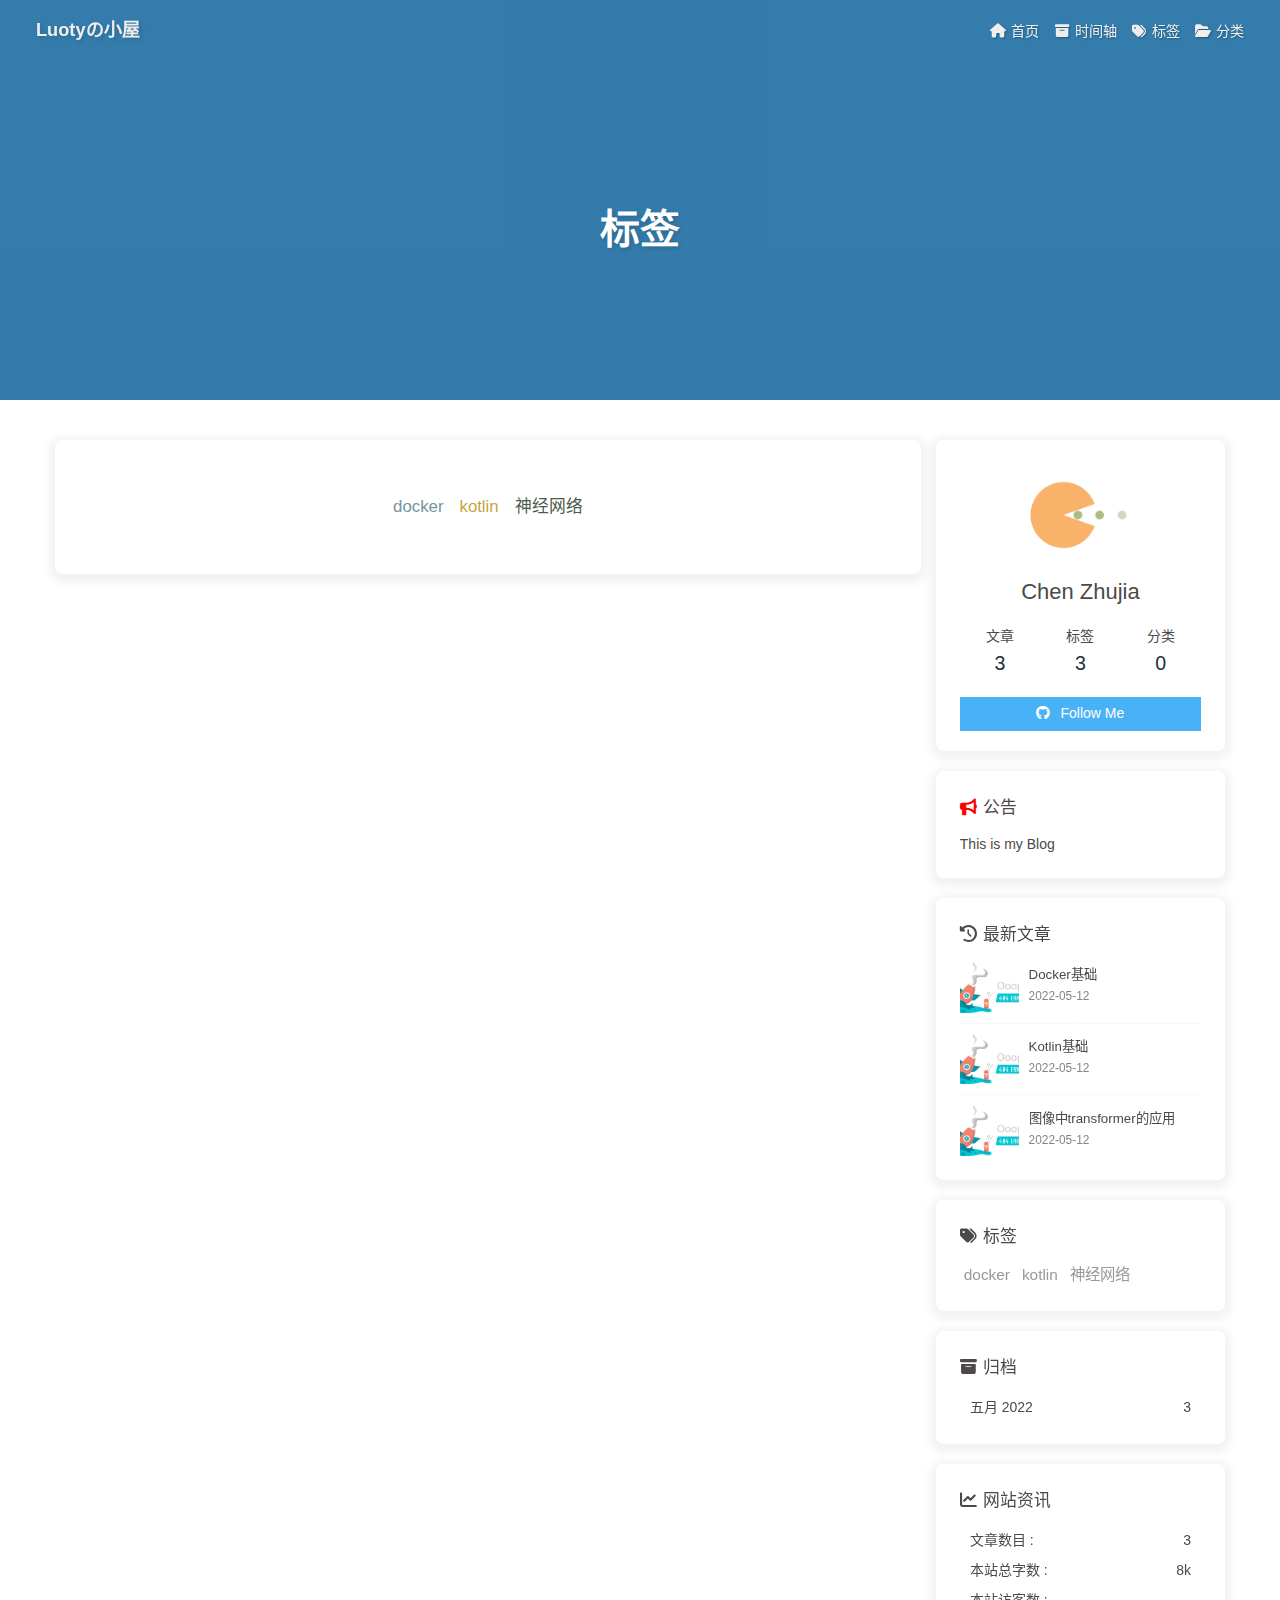
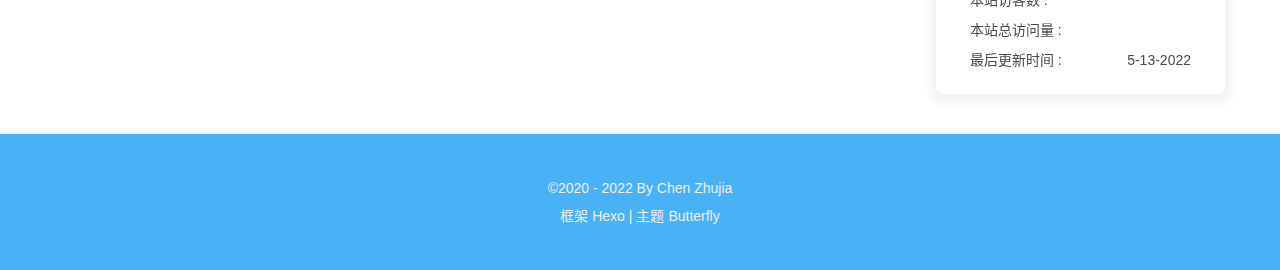
<file: tags/index.html>
<!DOCTYPE html><html lang="zh-CN" data-theme="light"><head><meta charset="UTF-8"><meta http-equiv="X-UA-Compatible" content="IE=edge"><meta name="viewport" content="width=device-width, initial-scale=1.0, maximum-scale=1.0, user-scalable=no"><title>标签 | Luotyの小屋</title><meta name="author" content="Chen Zhujia,njuee.chen@gmail.com"><meta name="copyright" content="Chen Zhujia"><meta name="format-detection" content="telephone=no"><meta name="theme-color" content="#ffffff"><meta property="og:type" content="website">
<meta property="og:title" content="标签">
<meta property="og:url" content="http://example.com/tags/index.html">
<meta property="og:site_name" content="Luotyの小屋">
<meta property="og:locale" content="zh_CN">
<meta property="og:image" content="https://acg.toubiec.cn/random.php">
<meta property="article:published_time" content="2022-05-12T03:25:42.000Z">
<meta property="article:modified_time" content="2022-05-12T03:27:02.373Z">
<meta property="article:author" content="Chen Zhujia">
<meta name="twitter:card" content="summary">
<meta name="twitter:image" content="https://acg.toubiec.cn/random.php"><link rel="shortcut icon" href="/img/favicon.png"><link rel="canonical" href="http://example.com/tags/"><link rel="preconnect" href="//cdn.jsdelivr.net"/><link rel="preconnect" href="//busuanzi.ibruce.info"/><link rel="stylesheet" href="/css/index.css"><link rel="stylesheet" href="https://cdn.jsdelivr.net/npm/@fortawesome/fontawesome-free@6/css/all.min.css" media="print" onload="this.media='all'"><link rel="stylesheet" href="https://cdn.jsdelivr.net/npm/@fancyapps/ui/dist/fancybox.css" media="print" onload="this.media='all'"><script>const GLOBAL_CONFIG = { 
  root: '/',
  algolia: undefined,
  localSearch: undefined,
  translate: undefined,
  noticeOutdate: undefined,
  highlight: {"plugin":"highlighjs","highlightCopy":true,"highlightLang":true,"highlightHeightLimit":200},
  copy: {
    success: '复制成功',
    error: '复制错误',
    noSupport: '浏览器不支持'
  },
  relativeDate: {
    homepage: false,
    post: false
  },
  runtime: '',
  date_suffix: {
    just: '刚刚',
    min: '分钟前',
    hour: '小时前',
    day: '天前',
    month: '个月前'
  },
  copyright: undefined,
  lightbox: 'fancybox',
  Snackbar: undefined,
  source: {
    justifiedGallery: {
      js: 'https://cdn.jsdelivr.net/npm/flickr-justified-gallery@2/dist/fjGallery.min.js',
      css: 'https://cdn.jsdelivr.net/npm/flickr-justified-gallery@2/dist/fjGallery.min.css'
    }
  },
  isPhotoFigcaption: false,
  islazyload: false,
  isAnchor: false
}</script><script id="config-diff">var GLOBAL_CONFIG_SITE = {
  title: '标签',
  isPost: false,
  isHome: false,
  isHighlightShrink: false,
  isToc: false,
  postUpdate: '2022-05-12 03:27:02'
}</script><noscript><style type="text/css">
  #nav {
    opacity: 1
  }
  .justified-gallery img {
    opacity: 1
  }

  #recent-posts time,
  #post-meta time {
    display: inline !important
  }
</style></noscript><script>(win=>{
    win.saveToLocal = {
      set: function setWithExpiry(key, value, ttl) {
        if (ttl === 0) return
        const now = new Date()
        const expiryDay = ttl * 86400000
        const item = {
          value: value,
          expiry: now.getTime() + expiryDay,
        }
        localStorage.setItem(key, JSON.stringify(item))
      },

      get: function getWithExpiry(key) {
        const itemStr = localStorage.getItem(key)

        if (!itemStr) {
          return undefined
        }
        const item = JSON.parse(itemStr)
        const now = new Date()

        if (now.getTime() > item.expiry) {
          localStorage.removeItem(key)
          return undefined
        }
        return item.value
      }
    }
  
    win.getScript = url => new Promise((resolve, reject) => {
      const script = document.createElement('script')
      script.src = url
      script.async = true
      script.onerror = reject
      script.onload = script.onreadystatechange = function() {
        const loadState = this.readyState
        if (loadState && loadState !== 'loaded' && loadState !== 'complete') return
        script.onload = script.onreadystatechange = null
        resolve()
      }
      document.head.appendChild(script)
    })
  
      win.activateDarkMode = function () {
        document.documentElement.setAttribute('data-theme', 'dark')
        if (document.querySelector('meta[name="theme-color"]') !== null) {
          document.querySelector('meta[name="theme-color"]').setAttribute('content', '#0d0d0d')
        }
      }
      win.activateLightMode = function () {
        document.documentElement.setAttribute('data-theme', 'light')
        if (document.querySelector('meta[name="theme-color"]') !== null) {
          document.querySelector('meta[name="theme-color"]').setAttribute('content', '#ffffff')
        }
      }
      const t = saveToLocal.get('theme')
    
          if (t === 'dark') activateDarkMode()
          else if (t === 'light') activateLightMode()
        
      const asideStatus = saveToLocal.get('aside-status')
      if (asideStatus !== undefined) {
        if (asideStatus === 'hide') {
          document.documentElement.classList.add('hide-aside')
        } else {
          document.documentElement.classList.remove('hide-aside')
        }
      }
    
    const detectApple = () => {
      if(/iPad|iPhone|iPod|Macintosh/.test(navigator.userAgent)){
        document.documentElement.classList.add('apple')
      }
    }
    detectApple()
    })(window)</script><meta name="generator" content="Hexo 6.1.0"></head><body><div id="loading-box"><div class="loading-left-bg"></div><div class="loading-right-bg"></div><div class="spinner-box"><div class="configure-border-1"><div class="configure-core"></div></div><div class="configure-border-2"><div class="configure-core"></div></div><div class="loading-word">加载中...</div></div></div><div id="sidebar"><div id="menu-mask"></div><div id="sidebar-menus"><div class="avatar-img is-center"><img src="https://i.loli.net/2021/02/24/5O1day2nriDzjSu.png" onerror="onerror=null;src='/img/friend_404.gif'" alt="avatar"/></div><div class="sidebar-site-data site-data is-center"><a href="/archives/"><div class="headline">文章</div><div class="length-num">3</div></a><a href="/tags/"><div class="headline">标签</div><div class="length-num">3</div></a><a href="/categories/"><div class="headline">分类</div><div class="length-num">0</div></a></div><hr/><div class="menus_items"><div class="menus_item"><a class="site-page" href="/"><i class="fa-fw fas fa-home"></i><span> 首页</span></a></div><div class="menus_item"><a class="site-page" href="/archives/"><i class="fa-fw fas fa-archive"></i><span> 时间轴</span></a></div><div class="menus_item"><a class="site-page" href="/tags/"><i class="fa-fw fas fa-tags"></i><span> 标签</span></a></div><div class="menus_item"><a class="site-page" href="/categories/"><i class="fa-fw fas fa-folder-open"></i><span> 分类</span></a></div></div></div></div><div class="page" id="body-wrap"><header class="not-home-page" id="page-header" style="background-image: url('https://api.likepoems.com/pc')"><nav id="nav"><span id="blog_name"><a id="site-name" href="/">Luotyの小屋</a></span><div id="menus"><div class="menus_items"><div class="menus_item"><a class="site-page" href="/"><i class="fa-fw fas fa-home"></i><span> 首页</span></a></div><div class="menus_item"><a class="site-page" href="/archives/"><i class="fa-fw fas fa-archive"></i><span> 时间轴</span></a></div><div class="menus_item"><a class="site-page" href="/tags/"><i class="fa-fw fas fa-tags"></i><span> 标签</span></a></div><div class="menus_item"><a class="site-page" href="/categories/"><i class="fa-fw fas fa-folder-open"></i><span> 分类</span></a></div></div><div id="toggle-menu"><a class="site-page"><i class="fas fa-bars fa-fw"></i></a></div></div></nav><div id="page-site-info"><h1 id="site-title">标签</h1></div></header><main class="layout" id="content-inner"><div id="page"><div class="tag-cloud-list is-center"><a href="/tags/docker/" style="font-size: 1.2em; color: rgb(115, 149, 157)">docker</a><a href="/tags/kotlin/" style="font-size: 1.2em; color: rgb(198, 164, 66)">kotlin</a><a href="/tags/%E7%A5%9E%E7%BB%8F%E7%BD%91%E7%BB%9C/" style="font-size: 1.2em; color: rgb(74, 92, 77)">神经网络</a></div></div><div class="aside-content" id="aside-content"><div class="card-widget card-info"><div class="is-center"><div class="avatar-img"><img src="https://i.loli.net/2021/02/24/5O1day2nriDzjSu.png" onerror="this.onerror=null;this.src='/img/friend_404.gif'" alt="avatar"/></div><div class="author-info__name">Chen Zhujia</div><div class="author-info__description"></div></div><div class="card-info-data site-data is-center"><a href="/archives/"><div class="headline">文章</div><div class="length-num">3</div></a><a href="/tags/"><div class="headline">标签</div><div class="length-num">3</div></a><a href="/categories/"><div class="headline">分类</div><div class="length-num">0</div></a></div><a id="card-info-btn" target="_blank" rel="noopener" href="https://github.com/xxxxxx"><i class="fab fa-github"></i><span>Follow Me</span></a></div><div class="card-widget card-announcement"><div class="item-headline"><i class="fas fa-bullhorn fa-shake"></i><span>公告</span></div><div class="announcement_content">This is my Blog</div></div><div class="sticky_layout"><div class="card-widget card-recent-post"><div class="item-headline"><i class="fas fa-history"></i><span>最新文章</span></div><div class="aside-list"><div class="aside-list-item"><a class="thumbnail" href="/2022/05/12/docker/docker/" title="Docker基础"><img src="https://acg.toubiec.cn/random.php" onerror="this.onerror=null;this.src='/img/404.jpg'" alt="Docker基础"/></a><div class="content"><a class="title" href="/2022/05/12/docker/docker/" title="Docker基础">Docker基础</a><time datetime="2022-05-12T00:00:00.000Z" title="发表于 2022-05-12 00:00:00">2022-05-12</time></div></div><div class="aside-list-item"><a class="thumbnail" href="/2022/05/12/kotlin/%E5%9F%BA%E7%A1%80/" title="Kotlin基础"><img src="https://acg.toubiec.cn/random.php" onerror="this.onerror=null;this.src='/img/404.jpg'" alt="Kotlin基础"/></a><div class="content"><a class="title" href="/2022/05/12/kotlin/%E5%9F%BA%E7%A1%80/" title="Kotlin基础">Kotlin基础</a><time datetime="2022-05-12T00:00:00.000Z" title="发表于 2022-05-12 00:00:00">2022-05-12</time></div></div><div class="aside-list-item"><a class="thumbnail" href="/2022/05/12/%E7%A5%9E%E7%BB%8F%E7%BD%91%E7%BB%9C/transformer/%E5%9B%BE%E5%83%8F%E4%B8%ADtransformer%E7%9A%84%E5%BA%94%E7%94%A8/" title="图像中transformer的应用"><img src="https://acg.toubiec.cn/random.php" onerror="this.onerror=null;this.src='/img/404.jpg'" alt="图像中transformer的应用"/></a><div class="content"><a class="title" href="/2022/05/12/%E7%A5%9E%E7%BB%8F%E7%BD%91%E7%BB%9C/transformer/%E5%9B%BE%E5%83%8F%E4%B8%ADtransformer%E7%9A%84%E5%BA%94%E7%94%A8/" title="图像中transformer的应用">图像中transformer的应用</a><time datetime="2022-05-12T00:00:00.000Z" title="发表于 2022-05-12 00:00:00">2022-05-12</time></div></div></div></div><div class="card-widget card-tags"><div class="item-headline"><i class="fas fa-tags"></i><span>标签</span></div><div class="card-tag-cloud"><a href="/tags/docker/" style="font-size: 1.1em; color: #999">docker</a> <a href="/tags/kotlin/" style="font-size: 1.1em; color: #999">kotlin</a> <a href="/tags/%E7%A5%9E%E7%BB%8F%E7%BD%91%E7%BB%9C/" style="font-size: 1.1em; color: #999">神经网络</a></div></div><div class="card-widget card-archives"><div class="item-headline"><i class="fas fa-archive"></i><span>归档</span></div><ul class="card-archive-list"><li class="card-archive-list-item"><a class="card-archive-list-link" href="/archives/2022/05/"><span class="card-archive-list-date">五月 2022</span><span class="card-archive-list-count">3</span></a></li></ul></div><div class="card-widget card-webinfo"><div class="item-headline"><i class="fas fa-chart-line"></i><span>网站资讯</span></div><div class="webinfo"><div class="webinfo-item"><div class="item-name">文章数目 :</div><div class="item-count">3</div></div><div class="webinfo-item"><div class="item-name">本站总字数 :</div><div class="item-count">8k</div></div><div class="webinfo-item"><div class="item-name">本站访客数 :</div><div class="item-count" id="busuanzi_value_site_uv"></div></div><div class="webinfo-item"><div class="item-name">本站总访问量 :</div><div class="item-count" id="busuanzi_value_site_pv"></div></div><div class="webinfo-item"><div class="item-name">最后更新时间 :</div><div class="item-count" id="last-push-date" data-lastPushDate="2022-05-13T02:00:27.099Z"></div></div></div></div></div></div></main><footer id="footer"><div id="footer-wrap"><div class="copyright">&copy;2020 - 2022 By Chen Zhujia</div><div class="framework-info"><span>框架 </span><a target="_blank" rel="noopener" href="https://hexo.io">Hexo</a><span class="footer-separator">|</span><span>主题 </span><a target="_blank" rel="noopener" href="https://github.com/jerryc127/hexo-theme-butterfly">Butterfly</a></div></div></footer></div><div id="rightside"><div id="rightside-config-hide"><button id="darkmode" type="button" title="浅色和深色模式转换"><i class="fas fa-adjust"></i></button><button id="hide-aside-btn" type="button" title="单栏和双栏切换"><i class="fas fa-arrows-alt-h"></i></button></div><div id="rightside-config-show"><button id="rightside_config" type="button" title="设置"><i class="fas fa-cog fa-spin"></i></button><button id="go-up" type="button" title="回到顶部"><i class="fas fa-arrow-up"></i></button></div></div><div><script src="/js/utils.js"></script><script src="/js/main.js"></script><script src="https://cdn.jsdelivr.net/npm/@fancyapps/ui/dist/fancybox.umd.js"></script><script>function panguFn () {
  if (typeof pangu === 'object') pangu.autoSpacingPage()
  else {
    getScript('https://cdn.jsdelivr.net/npm/pangu@4/dist/browser/pangu.min.js')
      .then(() => {
        pangu.autoSpacingPage()
      })
  }
}

function panguInit () {
  if (true){
    GLOBAL_CONFIG_SITE.isPost && panguFn()
  } else {
    panguFn()
  }
}

document.addEventListener('DOMContentLoaded', panguInit)</script><script>var preloader = {
  endLoading: () => {
    document.body.style.overflow = 'auto';
    document.getElementById('loading-box').classList.add("loaded")
  },
  initLoading: () => {
    document.body.style.overflow = '';
    document.getElementById('loading-box').classList.remove("loaded")

  }
}
window.addEventListener('load',preloader.endLoading())</script><div class="js-pjax"></div><script async data-pjax src="//busuanzi.ibruce.info/busuanzi/2.3/busuanzi.pure.mini.js"></script></div></body></html>
</file>
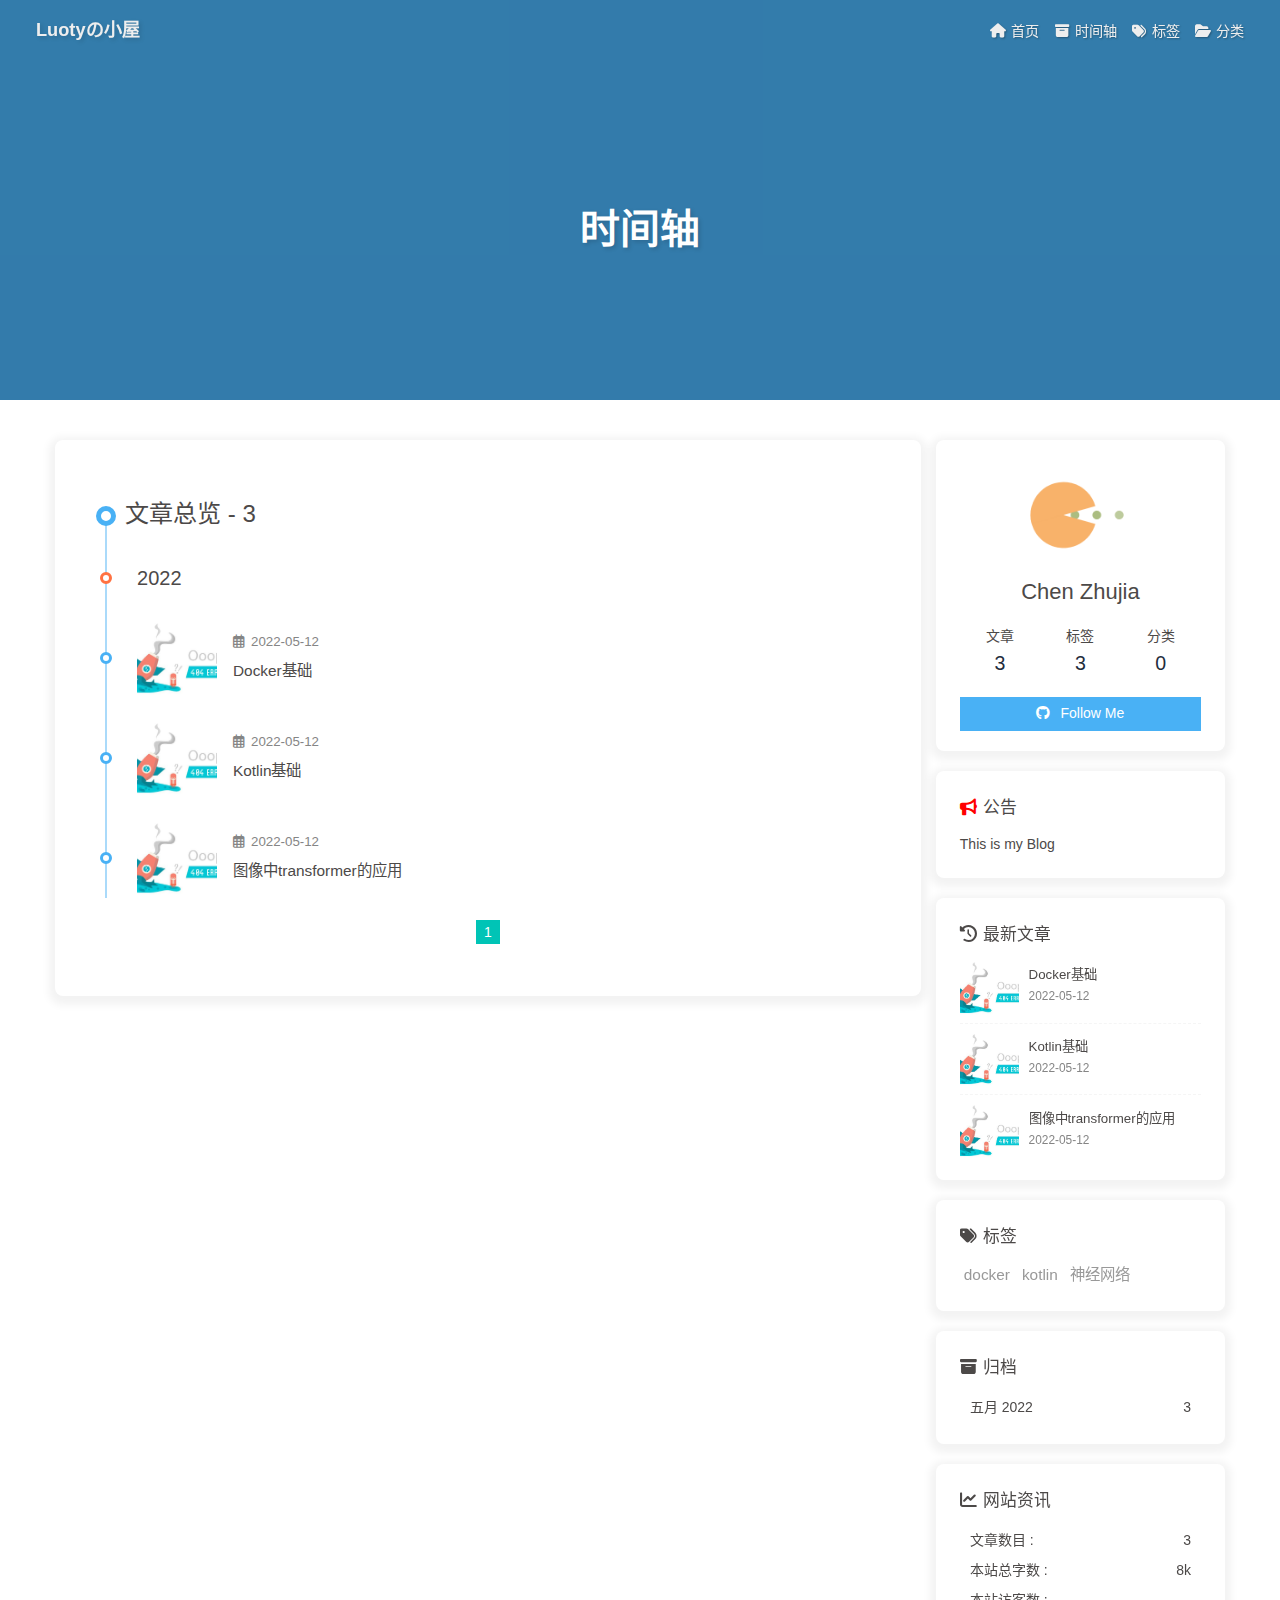
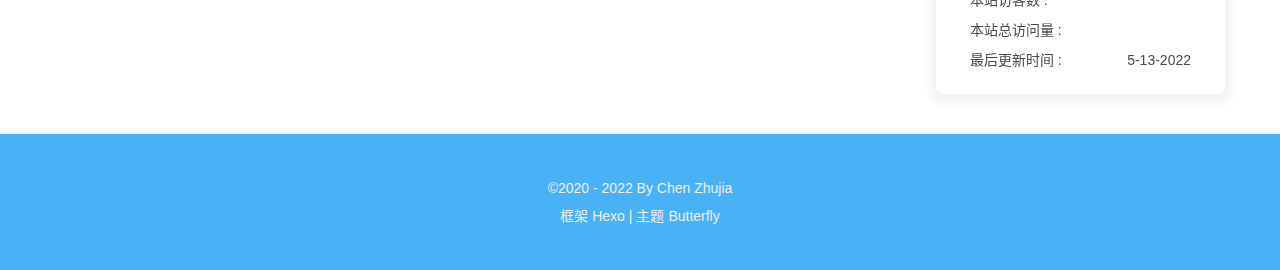
<file: archives/2022/index.html>
<!DOCTYPE html><html lang="zh-CN" data-theme="light"><head><meta charset="UTF-8"><meta http-equiv="X-UA-Compatible" content="IE=edge"><meta name="viewport" content="width=device-width, initial-scale=1.0, maximum-scale=1.0, user-scalable=no"><title>时间轴 | Luotyの小屋</title><meta name="author" content="Chen Zhujia,njuee.chen@gmail.com"><meta name="copyright" content="Chen Zhujia"><meta name="format-detection" content="telephone=no"><meta name="theme-color" content="#ffffff"><meta property="og:type" content="website">
<meta property="og:title" content="Luotyの小屋">
<meta property="og:url" content="http://example.com/archives/2022/index.html">
<meta property="og:site_name" content="Luotyの小屋">
<meta property="og:locale" content="zh_CN">
<meta property="og:image" content="https://i.loli.net/2021/02/24/5O1day2nriDzjSu.png">
<meta property="article:author" content="Chen Zhujia">
<meta name="twitter:card" content="summary">
<meta name="twitter:image" content="https://i.loli.net/2021/02/24/5O1day2nriDzjSu.png"><link rel="shortcut icon" href="/img/favicon.png"><link rel="canonical" href="http://example.com/archives/2022/"><link rel="preconnect" href="//cdn.jsdelivr.net"/><link rel="preconnect" href="//busuanzi.ibruce.info"/><link rel="stylesheet" href="/css/index.css"><link rel="stylesheet" href="https://cdn.jsdelivr.net/npm/@fortawesome/fontawesome-free@6/css/all.min.css" media="print" onload="this.media='all'"><link rel="stylesheet" href="https://cdn.jsdelivr.net/npm/@fancyapps/ui/dist/fancybox.css" media="print" onload="this.media='all'"><script>const GLOBAL_CONFIG = { 
  root: '/',
  algolia: undefined,
  localSearch: undefined,
  translate: undefined,
  noticeOutdate: undefined,
  highlight: {"plugin":"highlighjs","highlightCopy":true,"highlightLang":true,"highlightHeightLimit":200},
  copy: {
    success: '复制成功',
    error: '复制错误',
    noSupport: '浏览器不支持'
  },
  relativeDate: {
    homepage: false,
    post: false
  },
  runtime: '',
  date_suffix: {
    just: '刚刚',
    min: '分钟前',
    hour: '小时前',
    day: '天前',
    month: '个月前'
  },
  copyright: undefined,
  lightbox: 'fancybox',
  Snackbar: undefined,
  source: {
    justifiedGallery: {
      js: 'https://cdn.jsdelivr.net/npm/flickr-justified-gallery@2/dist/fjGallery.min.js',
      css: 'https://cdn.jsdelivr.net/npm/flickr-justified-gallery@2/dist/fjGallery.min.css'
    }
  },
  isPhotoFigcaption: false,
  islazyload: false,
  isAnchor: false
}</script><script id="config-diff">var GLOBAL_CONFIG_SITE = {
  title: '时间轴',
  isPost: false,
  isHome: false,
  isHighlightShrink: false,
  isToc: false,
  postUpdate: '2022-05-13 02:00:27'
}</script><noscript><style type="text/css">
  #nav {
    opacity: 1
  }
  .justified-gallery img {
    opacity: 1
  }

  #recent-posts time,
  #post-meta time {
    display: inline !important
  }
</style></noscript><script>(win=>{
    win.saveToLocal = {
      set: function setWithExpiry(key, value, ttl) {
        if (ttl === 0) return
        const now = new Date()
        const expiryDay = ttl * 86400000
        const item = {
          value: value,
          expiry: now.getTime() + expiryDay,
        }
        localStorage.setItem(key, JSON.stringify(item))
      },

      get: function getWithExpiry(key) {
        const itemStr = localStorage.getItem(key)

        if (!itemStr) {
          return undefined
        }
        const item = JSON.parse(itemStr)
        const now = new Date()

        if (now.getTime() > item.expiry) {
          localStorage.removeItem(key)
          return undefined
        }
        return item.value
      }
    }
  
    win.getScript = url => new Promise((resolve, reject) => {
      const script = document.createElement('script')
      script.src = url
      script.async = true
      script.onerror = reject
      script.onload = script.onreadystatechange = function() {
        const loadState = this.readyState
        if (loadState && loadState !== 'loaded' && loadState !== 'complete') return
        script.onload = script.onreadystatechange = null
        resolve()
      }
      document.head.appendChild(script)
    })
  
      win.activateDarkMode = function () {
        document.documentElement.setAttribute('data-theme', 'dark')
        if (document.querySelector('meta[name="theme-color"]') !== null) {
          document.querySelector('meta[name="theme-color"]').setAttribute('content', '#0d0d0d')
        }
      }
      win.activateLightMode = function () {
        document.documentElement.setAttribute('data-theme', 'light')
        if (document.querySelector('meta[name="theme-color"]') !== null) {
          document.querySelector('meta[name="theme-color"]').setAttribute('content', '#ffffff')
        }
      }
      const t = saveToLocal.get('theme')
    
          if (t === 'dark') activateDarkMode()
          else if (t === 'light') activateLightMode()
        
      const asideStatus = saveToLocal.get('aside-status')
      if (asideStatus !== undefined) {
        if (asideStatus === 'hide') {
          document.documentElement.classList.add('hide-aside')
        } else {
          document.documentElement.classList.remove('hide-aside')
        }
      }
    
    const detectApple = () => {
      if(/iPad|iPhone|iPod|Macintosh/.test(navigator.userAgent)){
        document.documentElement.classList.add('apple')
      }
    }
    detectApple()
    })(window)</script><meta name="generator" content="Hexo 6.1.0"></head><body><div id="loading-box"><div class="loading-left-bg"></div><div class="loading-right-bg"></div><div class="spinner-box"><div class="configure-border-1"><div class="configure-core"></div></div><div class="configure-border-2"><div class="configure-core"></div></div><div class="loading-word">加载中...</div></div></div><div id="sidebar"><div id="menu-mask"></div><div id="sidebar-menus"><div class="avatar-img is-center"><img src="https://i.loli.net/2021/02/24/5O1day2nriDzjSu.png" onerror="onerror=null;src='/img/friend_404.gif'" alt="avatar"/></div><div class="sidebar-site-data site-data is-center"><a href="/archives/"><div class="headline">文章</div><div class="length-num">3</div></a><a href="/tags/"><div class="headline">标签</div><div class="length-num">3</div></a><a href="/categories/"><div class="headline">分类</div><div class="length-num">0</div></a></div><hr/><div class="menus_items"><div class="menus_item"><a class="site-page" href="/"><i class="fa-fw fas fa-home"></i><span> 首页</span></a></div><div class="menus_item"><a class="site-page" href="/archives/"><i class="fa-fw fas fa-archive"></i><span> 时间轴</span></a></div><div class="menus_item"><a class="site-page" href="/tags/"><i class="fa-fw fas fa-tags"></i><span> 标签</span></a></div><div class="menus_item"><a class="site-page" href="/categories/"><i class="fa-fw fas fa-folder-open"></i><span> 分类</span></a></div></div></div></div><div class="page" id="body-wrap"><header class="not-home-page" id="page-header" style="background-image: url('https://api.likepoems.com/pc')"><nav id="nav"><span id="blog_name"><a id="site-name" href="/">Luotyの小屋</a></span><div id="menus"><div class="menus_items"><div class="menus_item"><a class="site-page" href="/"><i class="fa-fw fas fa-home"></i><span> 首页</span></a></div><div class="menus_item"><a class="site-page" href="/archives/"><i class="fa-fw fas fa-archive"></i><span> 时间轴</span></a></div><div class="menus_item"><a class="site-page" href="/tags/"><i class="fa-fw fas fa-tags"></i><span> 标签</span></a></div><div class="menus_item"><a class="site-page" href="/categories/"><i class="fa-fw fas fa-folder-open"></i><span> 分类</span></a></div></div><div id="toggle-menu"><a class="site-page"><i class="fas fa-bars fa-fw"></i></a></div></div></nav><div id="page-site-info"><h1 id="site-title">时间轴</h1></div></header><main class="layout" id="content-inner"><div id="archive"><div class="article-sort-title">文章总览 - 3</div><div class="article-sort"><div class="article-sort-item year">2022</div><div class="article-sort-item"><a class="article-sort-item-img" href="/2022/05/12/docker/docker/" title="Docker基础"><img src="https://acg.toubiec.cn/random.php" alt="Docker基础" onerror="this.onerror=null;this.src='/img/404.jpg'"></a><div class="article-sort-item-info"><div class="article-sort-item-time"><i class="far fa-calendar-alt"></i><time class="post-meta-date-created" datetime="2022-05-12T00:00:00.000Z" title="发表于 2022-05-12 00:00:00">2022-05-12</time></div><a class="article-sort-item-title" href="/2022/05/12/docker/docker/" title="Docker基础">Docker基础</a></div></div><div class="article-sort-item"><a class="article-sort-item-img" href="/2022/05/12/kotlin/%E5%9F%BA%E7%A1%80/" title="Kotlin基础"><img src="https://acg.toubiec.cn/random.php" alt="Kotlin基础" onerror="this.onerror=null;this.src='/img/404.jpg'"></a><div class="article-sort-item-info"><div class="article-sort-item-time"><i class="far fa-calendar-alt"></i><time class="post-meta-date-created" datetime="2022-05-12T00:00:00.000Z" title="发表于 2022-05-12 00:00:00">2022-05-12</time></div><a class="article-sort-item-title" href="/2022/05/12/kotlin/%E5%9F%BA%E7%A1%80/" title="Kotlin基础">Kotlin基础</a></div></div><div class="article-sort-item"><a class="article-sort-item-img" href="/2022/05/12/%E7%A5%9E%E7%BB%8F%E7%BD%91%E7%BB%9C/transformer/%E5%9B%BE%E5%83%8F%E4%B8%ADtransformer%E7%9A%84%E5%BA%94%E7%94%A8/" title="图像中transformer的应用"><img src="https://acg.toubiec.cn/random.php" alt="图像中transformer的应用" onerror="this.onerror=null;this.src='/img/404.jpg'"></a><div class="article-sort-item-info"><div class="article-sort-item-time"><i class="far fa-calendar-alt"></i><time class="post-meta-date-created" datetime="2022-05-12T00:00:00.000Z" title="发表于 2022-05-12 00:00:00">2022-05-12</time></div><a class="article-sort-item-title" href="/2022/05/12/%E7%A5%9E%E7%BB%8F%E7%BD%91%E7%BB%9C/transformer/%E5%9B%BE%E5%83%8F%E4%B8%ADtransformer%E7%9A%84%E5%BA%94%E7%94%A8/" title="图像中transformer的应用">图像中transformer的应用</a></div></div></div><nav id="pagination"><div class="pagination"><span class="page-number current">1</span></div></nav></div><div class="aside-content" id="aside-content"><div class="card-widget card-info"><div class="is-center"><div class="avatar-img"><img src="https://i.loli.net/2021/02/24/5O1day2nriDzjSu.png" onerror="this.onerror=null;this.src='/img/friend_404.gif'" alt="avatar"/></div><div class="author-info__name">Chen Zhujia</div><div class="author-info__description"></div></div><div class="card-info-data site-data is-center"><a href="/archives/"><div class="headline">文章</div><div class="length-num">3</div></a><a href="/tags/"><div class="headline">标签</div><div class="length-num">3</div></a><a href="/categories/"><div class="headline">分类</div><div class="length-num">0</div></a></div><a id="card-info-btn" target="_blank" rel="noopener" href="https://github.com/xxxxxx"><i class="fab fa-github"></i><span>Follow Me</span></a></div><div class="card-widget card-announcement"><div class="item-headline"><i class="fas fa-bullhorn fa-shake"></i><span>公告</span></div><div class="announcement_content">This is my Blog</div></div><div class="sticky_layout"><div class="card-widget card-recent-post"><div class="item-headline"><i class="fas fa-history"></i><span>最新文章</span></div><div class="aside-list"><div class="aside-list-item"><a class="thumbnail" href="/2022/05/12/docker/docker/" title="Docker基础"><img src="https://acg.toubiec.cn/random.php" onerror="this.onerror=null;this.src='/img/404.jpg'" alt="Docker基础"/></a><div class="content"><a class="title" href="/2022/05/12/docker/docker/" title="Docker基础">Docker基础</a><time datetime="2022-05-12T00:00:00.000Z" title="发表于 2022-05-12 00:00:00">2022-05-12</time></div></div><div class="aside-list-item"><a class="thumbnail" href="/2022/05/12/kotlin/%E5%9F%BA%E7%A1%80/" title="Kotlin基础"><img src="https://acg.toubiec.cn/random.php" onerror="this.onerror=null;this.src='/img/404.jpg'" alt="Kotlin基础"/></a><div class="content"><a class="title" href="/2022/05/12/kotlin/%E5%9F%BA%E7%A1%80/" title="Kotlin基础">Kotlin基础</a><time datetime="2022-05-12T00:00:00.000Z" title="发表于 2022-05-12 00:00:00">2022-05-12</time></div></div><div class="aside-list-item"><a class="thumbnail" href="/2022/05/12/%E7%A5%9E%E7%BB%8F%E7%BD%91%E7%BB%9C/transformer/%E5%9B%BE%E5%83%8F%E4%B8%ADtransformer%E7%9A%84%E5%BA%94%E7%94%A8/" title="图像中transformer的应用"><img src="https://acg.toubiec.cn/random.php" onerror="this.onerror=null;this.src='/img/404.jpg'" alt="图像中transformer的应用"/></a><div class="content"><a class="title" href="/2022/05/12/%E7%A5%9E%E7%BB%8F%E7%BD%91%E7%BB%9C/transformer/%E5%9B%BE%E5%83%8F%E4%B8%ADtransformer%E7%9A%84%E5%BA%94%E7%94%A8/" title="图像中transformer的应用">图像中transformer的应用</a><time datetime="2022-05-12T00:00:00.000Z" title="发表于 2022-05-12 00:00:00">2022-05-12</time></div></div></div></div><div class="card-widget card-tags"><div class="item-headline"><i class="fas fa-tags"></i><span>标签</span></div><div class="card-tag-cloud"><a href="/tags/docker/" style="font-size: 1.1em; color: #999">docker</a> <a href="/tags/kotlin/" style="font-size: 1.1em; color: #999">kotlin</a> <a href="/tags/%E7%A5%9E%E7%BB%8F%E7%BD%91%E7%BB%9C/" style="font-size: 1.1em; color: #999">神经网络</a></div></div><div class="card-widget card-archives"><div class="item-headline"><i class="fas fa-archive"></i><span>归档</span></div><ul class="card-archive-list"><li class="card-archive-list-item"><a class="card-archive-list-link" href="/archives/2022/05/"><span class="card-archive-list-date">五月 2022</span><span class="card-archive-list-count">3</span></a></li></ul></div><div class="card-widget card-webinfo"><div class="item-headline"><i class="fas fa-chart-line"></i><span>网站资讯</span></div><div class="webinfo"><div class="webinfo-item"><div class="item-name">文章数目 :</div><div class="item-count">3</div></div><div class="webinfo-item"><div class="item-name">本站总字数 :</div><div class="item-count">8k</div></div><div class="webinfo-item"><div class="item-name">本站访客数 :</div><div class="item-count" id="busuanzi_value_site_uv"></div></div><div class="webinfo-item"><div class="item-name">本站总访问量 :</div><div class="item-count" id="busuanzi_value_site_pv"></div></div><div class="webinfo-item"><div class="item-name">最后更新时间 :</div><div class="item-count" id="last-push-date" data-lastPushDate="2022-05-13T02:00:27.099Z"></div></div></div></div></div></div></main><footer id="footer"><div id="footer-wrap"><div class="copyright">&copy;2020 - 2022 By Chen Zhujia</div><div class="framework-info"><span>框架 </span><a target="_blank" rel="noopener" href="https://hexo.io">Hexo</a><span class="footer-separator">|</span><span>主题 </span><a target="_blank" rel="noopener" href="https://github.com/jerryc127/hexo-theme-butterfly">Butterfly</a></div></div></footer></div><div id="rightside"><div id="rightside-config-hide"><button id="darkmode" type="button" title="浅色和深色模式转换"><i class="fas fa-adjust"></i></button><button id="hide-aside-btn" type="button" title="单栏和双栏切换"><i class="fas fa-arrows-alt-h"></i></button></div><div id="rightside-config-show"><button id="rightside_config" type="button" title="设置"><i class="fas fa-cog fa-spin"></i></button><button id="go-up" type="button" title="回到顶部"><i class="fas fa-arrow-up"></i></button></div></div><div><script src="/js/utils.js"></script><script src="/js/main.js"></script><script src="https://cdn.jsdelivr.net/npm/@fancyapps/ui/dist/fancybox.umd.js"></script><script>function panguFn () {
  if (typeof pangu === 'object') pangu.autoSpacingPage()
  else {
    getScript('https://cdn.jsdelivr.net/npm/pangu@4/dist/browser/pangu.min.js')
      .then(() => {
        pangu.autoSpacingPage()
      })
  }
}

function panguInit () {
  if (true){
    GLOBAL_CONFIG_SITE.isPost && panguFn()
  } else {
    panguFn()
  }
}

document.addEventListener('DOMContentLoaded', panguInit)</script><script>var preloader = {
  endLoading: () => {
    document.body.style.overflow = 'auto';
    document.getElementById('loading-box').classList.add("loaded")
  },
  initLoading: () => {
    document.body.style.overflow = '';
    document.getElementById('loading-box').classList.remove("loaded")

  }
}
window.addEventListener('load',preloader.endLoading())</script><div class="js-pjax"></div><script async data-pjax src="//busuanzi.ibruce.info/busuanzi/2.3/busuanzi.pure.mini.js"></script></div></body></html>
</file>
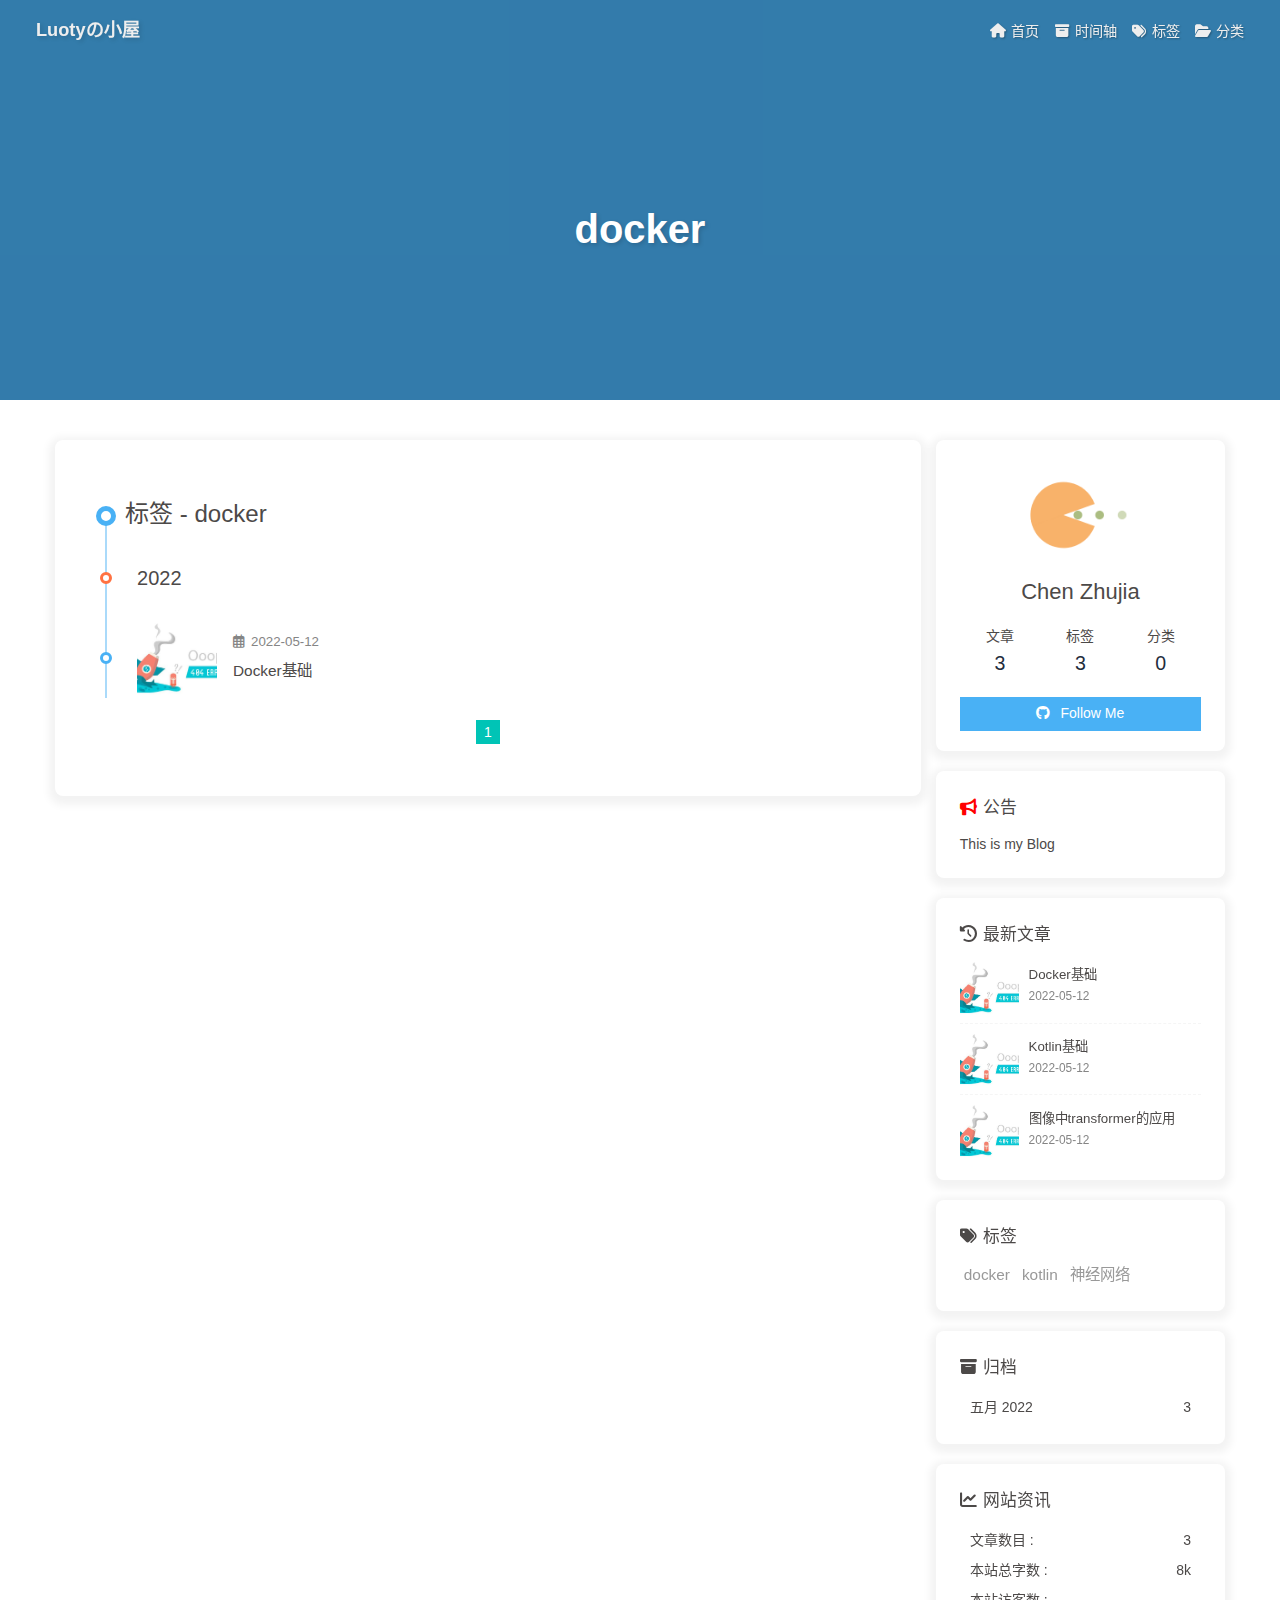
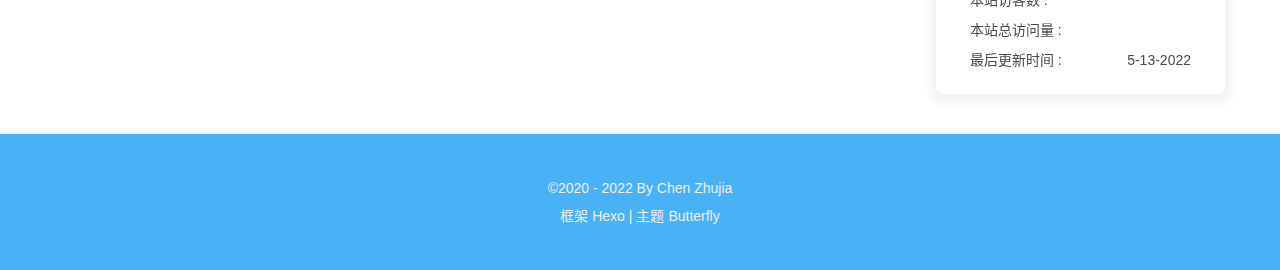
<file: tags/docker/index.html>
<!DOCTYPE html><html lang="zh-CN" data-theme="light"><head><meta charset="UTF-8"><meta http-equiv="X-UA-Compatible" content="IE=edge"><meta name="viewport" content="width=device-width, initial-scale=1.0, maximum-scale=1.0, user-scalable=no"><title>标签: docker | Luotyの小屋</title><meta name="author" content="Chen Zhujia,njuee.chen@gmail.com"><meta name="copyright" content="Chen Zhujia"><meta name="format-detection" content="telephone=no"><meta name="theme-color" content="#ffffff"><meta property="og:type" content="website">
<meta property="og:title" content="Luotyの小屋">
<meta property="og:url" content="http://example.com/tags/docker/index.html">
<meta property="og:site_name" content="Luotyの小屋">
<meta property="og:locale" content="zh_CN">
<meta property="og:image" content="https://i.loli.net/2021/02/24/5O1day2nriDzjSu.png">
<meta property="article:author" content="Chen Zhujia">
<meta name="twitter:card" content="summary">
<meta name="twitter:image" content="https://i.loli.net/2021/02/24/5O1day2nriDzjSu.png"><link rel="shortcut icon" href="/img/favicon.png"><link rel="canonical" href="http://example.com/tags/docker/"><link rel="preconnect" href="//cdn.jsdelivr.net"/><link rel="preconnect" href="//busuanzi.ibruce.info"/><link rel="stylesheet" href="/css/index.css"><link rel="stylesheet" href="https://cdn.jsdelivr.net/npm/@fortawesome/fontawesome-free@6/css/all.min.css" media="print" onload="this.media='all'"><link rel="stylesheet" href="https://cdn.jsdelivr.net/npm/@fancyapps/ui/dist/fancybox.css" media="print" onload="this.media='all'"><script>const GLOBAL_CONFIG = { 
  root: '/',
  algolia: undefined,
  localSearch: undefined,
  translate: undefined,
  noticeOutdate: undefined,
  highlight: {"plugin":"highlighjs","highlightCopy":true,"highlightLang":true,"highlightHeightLimit":200},
  copy: {
    success: '复制成功',
    error: '复制错误',
    noSupport: '浏览器不支持'
  },
  relativeDate: {
    homepage: false,
    post: false
  },
  runtime: '',
  date_suffix: {
    just: '刚刚',
    min: '分钟前',
    hour: '小时前',
    day: '天前',
    month: '个月前'
  },
  copyright: undefined,
  lightbox: 'fancybox',
  Snackbar: undefined,
  source: {
    justifiedGallery: {
      js: 'https://cdn.jsdelivr.net/npm/flickr-justified-gallery@2/dist/fjGallery.min.js',
      css: 'https://cdn.jsdelivr.net/npm/flickr-justified-gallery@2/dist/fjGallery.min.css'
    }
  },
  isPhotoFigcaption: false,
  islazyload: false,
  isAnchor: false
}</script><script id="config-diff">var GLOBAL_CONFIG_SITE = {
  title: '标签: docker',
  isPost: false,
  isHome: false,
  isHighlightShrink: false,
  isToc: false,
  postUpdate: '2022-05-13 02:00:27'
}</script><noscript><style type="text/css">
  #nav {
    opacity: 1
  }
  .justified-gallery img {
    opacity: 1
  }

  #recent-posts time,
  #post-meta time {
    display: inline !important
  }
</style></noscript><script>(win=>{
    win.saveToLocal = {
      set: function setWithExpiry(key, value, ttl) {
        if (ttl === 0) return
        const now = new Date()
        const expiryDay = ttl * 86400000
        const item = {
          value: value,
          expiry: now.getTime() + expiryDay,
        }
        localStorage.setItem(key, JSON.stringify(item))
      },

      get: function getWithExpiry(key) {
        const itemStr = localStorage.getItem(key)

        if (!itemStr) {
          return undefined
        }
        const item = JSON.parse(itemStr)
        const now = new Date()

        if (now.getTime() > item.expiry) {
          localStorage.removeItem(key)
          return undefined
        }
        return item.value
      }
    }
  
    win.getScript = url => new Promise((resolve, reject) => {
      const script = document.createElement('script')
      script.src = url
      script.async = true
      script.onerror = reject
      script.onload = script.onreadystatechange = function() {
        const loadState = this.readyState
        if (loadState && loadState !== 'loaded' && loadState !== 'complete') return
        script.onload = script.onreadystatechange = null
        resolve()
      }
      document.head.appendChild(script)
    })
  
      win.activateDarkMode = function () {
        document.documentElement.setAttribute('data-theme', 'dark')
        if (document.querySelector('meta[name="theme-color"]') !== null) {
          document.querySelector('meta[name="theme-color"]').setAttribute('content', '#0d0d0d')
        }
      }
      win.activateLightMode = function () {
        document.documentElement.setAttribute('data-theme', 'light')
        if (document.querySelector('meta[name="theme-color"]') !== null) {
          document.querySelector('meta[name="theme-color"]').setAttribute('content', '#ffffff')
        }
      }
      const t = saveToLocal.get('theme')
    
          if (t === 'dark') activateDarkMode()
          else if (t === 'light') activateLightMode()
        
      const asideStatus = saveToLocal.get('aside-status')
      if (asideStatus !== undefined) {
        if (asideStatus === 'hide') {
          document.documentElement.classList.add('hide-aside')
        } else {
          document.documentElement.classList.remove('hide-aside')
        }
      }
    
    const detectApple = () => {
      if(/iPad|iPhone|iPod|Macintosh/.test(navigator.userAgent)){
        document.documentElement.classList.add('apple')
      }
    }
    detectApple()
    })(window)</script><meta name="generator" content="Hexo 6.1.0"></head><body><div id="loading-box"><div class="loading-left-bg"></div><div class="loading-right-bg"></div><div class="spinner-box"><div class="configure-border-1"><div class="configure-core"></div></div><div class="configure-border-2"><div class="configure-core"></div></div><div class="loading-word">加载中...</div></div></div><div id="sidebar"><div id="menu-mask"></div><div id="sidebar-menus"><div class="avatar-img is-center"><img src="https://i.loli.net/2021/02/24/5O1day2nriDzjSu.png" onerror="onerror=null;src='/img/friend_404.gif'" alt="avatar"/></div><div class="sidebar-site-data site-data is-center"><a href="/archives/"><div class="headline">文章</div><div class="length-num">3</div></a><a href="/tags/"><div class="headline">标签</div><div class="length-num">3</div></a><a href="/categories/"><div class="headline">分类</div><div class="length-num">0</div></a></div><hr/><div class="menus_items"><div class="menus_item"><a class="site-page" href="/"><i class="fa-fw fas fa-home"></i><span> 首页</span></a></div><div class="menus_item"><a class="site-page" href="/archives/"><i class="fa-fw fas fa-archive"></i><span> 时间轴</span></a></div><div class="menus_item"><a class="site-page" href="/tags/"><i class="fa-fw fas fa-tags"></i><span> 标签</span></a></div><div class="menus_item"><a class="site-page" href="/categories/"><i class="fa-fw fas fa-folder-open"></i><span> 分类</span></a></div></div></div></div><div class="page" id="body-wrap"><header class="not-home-page" id="page-header" style="background-image: url('https://api.likepoems.com/pc')"><nav id="nav"><span id="blog_name"><a id="site-name" href="/">Luotyの小屋</a></span><div id="menus"><div class="menus_items"><div class="menus_item"><a class="site-page" href="/"><i class="fa-fw fas fa-home"></i><span> 首页</span></a></div><div class="menus_item"><a class="site-page" href="/archives/"><i class="fa-fw fas fa-archive"></i><span> 时间轴</span></a></div><div class="menus_item"><a class="site-page" href="/tags/"><i class="fa-fw fas fa-tags"></i><span> 标签</span></a></div><div class="menus_item"><a class="site-page" href="/categories/"><i class="fa-fw fas fa-folder-open"></i><span> 分类</span></a></div></div><div id="toggle-menu"><a class="site-page"><i class="fas fa-bars fa-fw"></i></a></div></div></nav><div id="page-site-info"><h1 id="site-title">docker</h1></div></header><main class="layout" id="content-inner"><div id="tag"><div class="article-sort-title">标签 - docker</div><div class="article-sort"><div class="article-sort-item year">2022</div><div class="article-sort-item"><a class="article-sort-item-img" href="/2022/05/12/docker/docker/" title="Docker基础"><img src="https://acg.toubiec.cn/random.php" alt="Docker基础" onerror="this.onerror=null;this.src='/img/404.jpg'"></a><div class="article-sort-item-info"><div class="article-sort-item-time"><i class="far fa-calendar-alt"></i><time class="post-meta-date-created" datetime="2022-05-12T00:00:00.000Z" title="发表于 2022-05-12 00:00:00">2022-05-12</time></div><a class="article-sort-item-title" href="/2022/05/12/docker/docker/" title="Docker基础">Docker基础</a></div></div></div><nav id="pagination"><div class="pagination"><span class="page-number current">1</span></div></nav></div><div class="aside-content" id="aside-content"><div class="card-widget card-info"><div class="is-center"><div class="avatar-img"><img src="https://i.loli.net/2021/02/24/5O1day2nriDzjSu.png" onerror="this.onerror=null;this.src='/img/friend_404.gif'" alt="avatar"/></div><div class="author-info__name">Chen Zhujia</div><div class="author-info__description"></div></div><div class="card-info-data site-data is-center"><a href="/archives/"><div class="headline">文章</div><div class="length-num">3</div></a><a href="/tags/"><div class="headline">标签</div><div class="length-num">3</div></a><a href="/categories/"><div class="headline">分类</div><div class="length-num">0</div></a></div><a id="card-info-btn" target="_blank" rel="noopener" href="https://github.com/xxxxxx"><i class="fab fa-github"></i><span>Follow Me</span></a></div><div class="card-widget card-announcement"><div class="item-headline"><i class="fas fa-bullhorn fa-shake"></i><span>公告</span></div><div class="announcement_content">This is my Blog</div></div><div class="sticky_layout"><div class="card-widget card-recent-post"><div class="item-headline"><i class="fas fa-history"></i><span>最新文章</span></div><div class="aside-list"><div class="aside-list-item"><a class="thumbnail" href="/2022/05/12/docker/docker/" title="Docker基础"><img src="https://acg.toubiec.cn/random.php" onerror="this.onerror=null;this.src='/img/404.jpg'" alt="Docker基础"/></a><div class="content"><a class="title" href="/2022/05/12/docker/docker/" title="Docker基础">Docker基础</a><time datetime="2022-05-12T00:00:00.000Z" title="发表于 2022-05-12 00:00:00">2022-05-12</time></div></div><div class="aside-list-item"><a class="thumbnail" href="/2022/05/12/kotlin/%E5%9F%BA%E7%A1%80/" title="Kotlin基础"><img src="https://acg.toubiec.cn/random.php" onerror="this.onerror=null;this.src='/img/404.jpg'" alt="Kotlin基础"/></a><div class="content"><a class="title" href="/2022/05/12/kotlin/%E5%9F%BA%E7%A1%80/" title="Kotlin基础">Kotlin基础</a><time datetime="2022-05-12T00:00:00.000Z" title="发表于 2022-05-12 00:00:00">2022-05-12</time></div></div><div class="aside-list-item"><a class="thumbnail" href="/2022/05/12/%E7%A5%9E%E7%BB%8F%E7%BD%91%E7%BB%9C/transformer/%E5%9B%BE%E5%83%8F%E4%B8%ADtransformer%E7%9A%84%E5%BA%94%E7%94%A8/" title="图像中transformer的应用"><img src="https://acg.toubiec.cn/random.php" onerror="this.onerror=null;this.src='/img/404.jpg'" alt="图像中transformer的应用"/></a><div class="content"><a class="title" href="/2022/05/12/%E7%A5%9E%E7%BB%8F%E7%BD%91%E7%BB%9C/transformer/%E5%9B%BE%E5%83%8F%E4%B8%ADtransformer%E7%9A%84%E5%BA%94%E7%94%A8/" title="图像中transformer的应用">图像中transformer的应用</a><time datetime="2022-05-12T00:00:00.000Z" title="发表于 2022-05-12 00:00:00">2022-05-12</time></div></div></div></div><div class="card-widget card-tags"><div class="item-headline"><i class="fas fa-tags"></i><span>标签</span></div><div class="card-tag-cloud"><a href="/tags/docker/" style="font-size: 1.1em; color: #999">docker</a> <a href="/tags/kotlin/" style="font-size: 1.1em; color: #999">kotlin</a> <a href="/tags/%E7%A5%9E%E7%BB%8F%E7%BD%91%E7%BB%9C/" style="font-size: 1.1em; color: #999">神经网络</a></div></div><div class="card-widget card-archives"><div class="item-headline"><i class="fas fa-archive"></i><span>归档</span></div><ul class="card-archive-list"><li class="card-archive-list-item"><a class="card-archive-list-link" href="/archives/2022/05/"><span class="card-archive-list-date">五月 2022</span><span class="card-archive-list-count">3</span></a></li></ul></div><div class="card-widget card-webinfo"><div class="item-headline"><i class="fas fa-chart-line"></i><span>网站资讯</span></div><div class="webinfo"><div class="webinfo-item"><div class="item-name">文章数目 :</div><div class="item-count">3</div></div><div class="webinfo-item"><div class="item-name">本站总字数 :</div><div class="item-count">8k</div></div><div class="webinfo-item"><div class="item-name">本站访客数 :</div><div class="item-count" id="busuanzi_value_site_uv"></div></div><div class="webinfo-item"><div class="item-name">本站总访问量 :</div><div class="item-count" id="busuanzi_value_site_pv"></div></div><div class="webinfo-item"><div class="item-name">最后更新时间 :</div><div class="item-count" id="last-push-date" data-lastPushDate="2022-05-13T02:00:27.099Z"></div></div></div></div></div></div></main><footer id="footer"><div id="footer-wrap"><div class="copyright">&copy;2020 - 2022 By Chen Zhujia</div><div class="framework-info"><span>框架 </span><a target="_blank" rel="noopener" href="https://hexo.io">Hexo</a><span class="footer-separator">|</span><span>主题 </span><a target="_blank" rel="noopener" href="https://github.com/jerryc127/hexo-theme-butterfly">Butterfly</a></div></div></footer></div><div id="rightside"><div id="rightside-config-hide"><button id="darkmode" type="button" title="浅色和深色模式转换"><i class="fas fa-adjust"></i></button><button id="hide-aside-btn" type="button" title="单栏和双栏切换"><i class="fas fa-arrows-alt-h"></i></button></div><div id="rightside-config-show"><button id="rightside_config" type="button" title="设置"><i class="fas fa-cog fa-spin"></i></button><button id="go-up" type="button" title="回到顶部"><i class="fas fa-arrow-up"></i></button></div></div><div><script src="/js/utils.js"></script><script src="/js/main.js"></script><script src="https://cdn.jsdelivr.net/npm/@fancyapps/ui/dist/fancybox.umd.js"></script><script>function panguFn () {
  if (typeof pangu === 'object') pangu.autoSpacingPage()
  else {
    getScript('https://cdn.jsdelivr.net/npm/pangu@4/dist/browser/pangu.min.js')
      .then(() => {
        pangu.autoSpacingPage()
      })
  }
}

function panguInit () {
  if (true){
    GLOBAL_CONFIG_SITE.isPost && panguFn()
  } else {
    panguFn()
  }
}

document.addEventListener('DOMContentLoaded', panguInit)</script><script>var preloader = {
  endLoading: () => {
    document.body.style.overflow = 'auto';
    document.getElementById('loading-box').classList.add("loaded")
  },
  initLoading: () => {
    document.body.style.overflow = '';
    document.getElementById('loading-box').classList.remove("loaded")

  }
}
window.addEventListener('load',preloader.endLoading())</script><div class="js-pjax"></div><script async data-pjax src="//busuanzi.ibruce.info/busuanzi/2.3/busuanzi.pure.mini.js"></script></div></body></html>
</file>
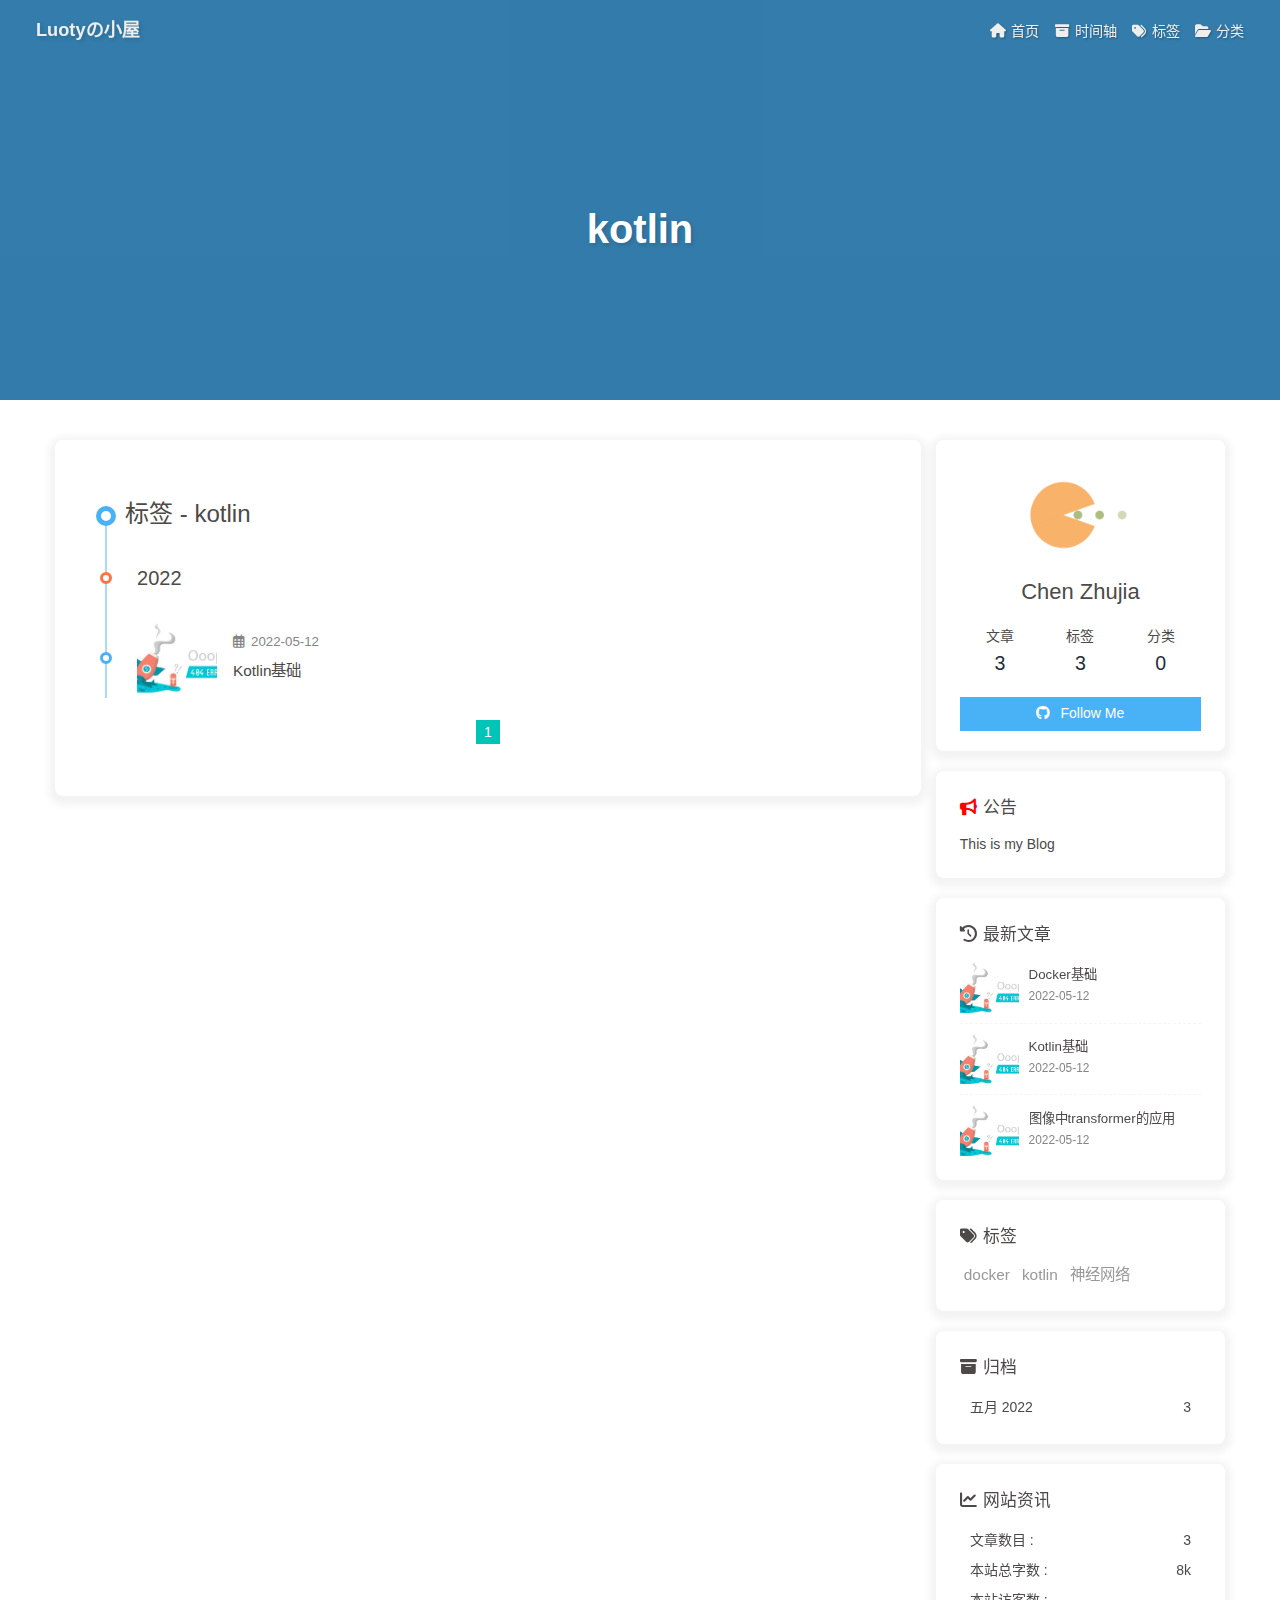
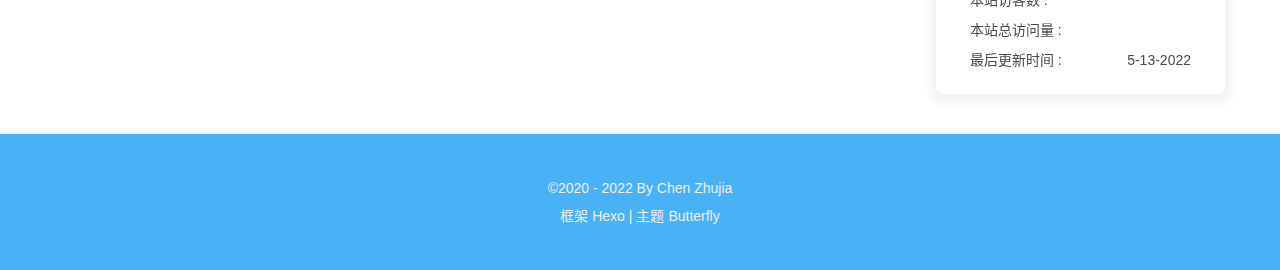
<file: tags/kotlin/index.html>
<!DOCTYPE html><html lang="zh-CN" data-theme="light"><head><meta charset="UTF-8"><meta http-equiv="X-UA-Compatible" content="IE=edge"><meta name="viewport" content="width=device-width, initial-scale=1.0, maximum-scale=1.0, user-scalable=no"><title>标签: kotlin | Luotyの小屋</title><meta name="author" content="Chen Zhujia,njuee.chen@gmail.com"><meta name="copyright" content="Chen Zhujia"><meta name="format-detection" content="telephone=no"><meta name="theme-color" content="#ffffff"><meta property="og:type" content="website">
<meta property="og:title" content="Luotyの小屋">
<meta property="og:url" content="http://example.com/tags/kotlin/index.html">
<meta property="og:site_name" content="Luotyの小屋">
<meta property="og:locale" content="zh_CN">
<meta property="og:image" content="https://i.loli.net/2021/02/24/5O1day2nriDzjSu.png">
<meta property="article:author" content="Chen Zhujia">
<meta name="twitter:card" content="summary">
<meta name="twitter:image" content="https://i.loli.net/2021/02/24/5O1day2nriDzjSu.png"><link rel="shortcut icon" href="/img/favicon.png"><link rel="canonical" href="http://example.com/tags/kotlin/"><link rel="preconnect" href="//cdn.jsdelivr.net"/><link rel="preconnect" href="//busuanzi.ibruce.info"/><link rel="stylesheet" href="/css/index.css"><link rel="stylesheet" href="https://cdn.jsdelivr.net/npm/@fortawesome/fontawesome-free@6/css/all.min.css" media="print" onload="this.media='all'"><link rel="stylesheet" href="https://cdn.jsdelivr.net/npm/@fancyapps/ui/dist/fancybox.css" media="print" onload="this.media='all'"><script>const GLOBAL_CONFIG = { 
  root: '/',
  algolia: undefined,
  localSearch: undefined,
  translate: undefined,
  noticeOutdate: undefined,
  highlight: {"plugin":"highlighjs","highlightCopy":true,"highlightLang":true,"highlightHeightLimit":200},
  copy: {
    success: '复制成功',
    error: '复制错误',
    noSupport: '浏览器不支持'
  },
  relativeDate: {
    homepage: false,
    post: false
  },
  runtime: '',
  date_suffix: {
    just: '刚刚',
    min: '分钟前',
    hour: '小时前',
    day: '天前',
    month: '个月前'
  },
  copyright: undefined,
  lightbox: 'fancybox',
  Snackbar: undefined,
  source: {
    justifiedGallery: {
      js: 'https://cdn.jsdelivr.net/npm/flickr-justified-gallery@2/dist/fjGallery.min.js',
      css: 'https://cdn.jsdelivr.net/npm/flickr-justified-gallery@2/dist/fjGallery.min.css'
    }
  },
  isPhotoFigcaption: false,
  islazyload: false,
  isAnchor: false
}</script><script id="config-diff">var GLOBAL_CONFIG_SITE = {
  title: '标签: kotlin',
  isPost: false,
  isHome: false,
  isHighlightShrink: false,
  isToc: false,
  postUpdate: '2022-05-13 02:00:27'
}</script><noscript><style type="text/css">
  #nav {
    opacity: 1
  }
  .justified-gallery img {
    opacity: 1
  }

  #recent-posts time,
  #post-meta time {
    display: inline !important
  }
</style></noscript><script>(win=>{
    win.saveToLocal = {
      set: function setWithExpiry(key, value, ttl) {
        if (ttl === 0) return
        const now = new Date()
        const expiryDay = ttl * 86400000
        const item = {
          value: value,
          expiry: now.getTime() + expiryDay,
        }
        localStorage.setItem(key, JSON.stringify(item))
      },

      get: function getWithExpiry(key) {
        const itemStr = localStorage.getItem(key)

        if (!itemStr) {
          return undefined
        }
        const item = JSON.parse(itemStr)
        const now = new Date()

        if (now.getTime() > item.expiry) {
          localStorage.removeItem(key)
          return undefined
        }
        return item.value
      }
    }
  
    win.getScript = url => new Promise((resolve, reject) => {
      const script = document.createElement('script')
      script.src = url
      script.async = true
      script.onerror = reject
      script.onload = script.onreadystatechange = function() {
        const loadState = this.readyState
        if (loadState && loadState !== 'loaded' && loadState !== 'complete') return
        script.onload = script.onreadystatechange = null
        resolve()
      }
      document.head.appendChild(script)
    })
  
      win.activateDarkMode = function () {
        document.documentElement.setAttribute('data-theme', 'dark')
        if (document.querySelector('meta[name="theme-color"]') !== null) {
          document.querySelector('meta[name="theme-color"]').setAttribute('content', '#0d0d0d')
        }
      }
      win.activateLightMode = function () {
        document.documentElement.setAttribute('data-theme', 'light')
        if (document.querySelector('meta[name="theme-color"]') !== null) {
          document.querySelector('meta[name="theme-color"]').setAttribute('content', '#ffffff')
        }
      }
      const t = saveToLocal.get('theme')
    
          if (t === 'dark') activateDarkMode()
          else if (t === 'light') activateLightMode()
        
      const asideStatus = saveToLocal.get('aside-status')
      if (asideStatus !== undefined) {
        if (asideStatus === 'hide') {
          document.documentElement.classList.add('hide-aside')
        } else {
          document.documentElement.classList.remove('hide-aside')
        }
      }
    
    const detectApple = () => {
      if(/iPad|iPhone|iPod|Macintosh/.test(navigator.userAgent)){
        document.documentElement.classList.add('apple')
      }
    }
    detectApple()
    })(window)</script><meta name="generator" content="Hexo 6.1.0"></head><body><div id="loading-box"><div class="loading-left-bg"></div><div class="loading-right-bg"></div><div class="spinner-box"><div class="configure-border-1"><div class="configure-core"></div></div><div class="configure-border-2"><div class="configure-core"></div></div><div class="loading-word">加载中...</div></div></div><div id="sidebar"><div id="menu-mask"></div><div id="sidebar-menus"><div class="avatar-img is-center"><img src="https://i.loli.net/2021/02/24/5O1day2nriDzjSu.png" onerror="onerror=null;src='/img/friend_404.gif'" alt="avatar"/></div><div class="sidebar-site-data site-data is-center"><a href="/archives/"><div class="headline">文章</div><div class="length-num">3</div></a><a href="/tags/"><div class="headline">标签</div><div class="length-num">3</div></a><a href="/categories/"><div class="headline">分类</div><div class="length-num">0</div></a></div><hr/><div class="menus_items"><div class="menus_item"><a class="site-page" href="/"><i class="fa-fw fas fa-home"></i><span> 首页</span></a></div><div class="menus_item"><a class="site-page" href="/archives/"><i class="fa-fw fas fa-archive"></i><span> 时间轴</span></a></div><div class="menus_item"><a class="site-page" href="/tags/"><i class="fa-fw fas fa-tags"></i><span> 标签</span></a></div><div class="menus_item"><a class="site-page" href="/categories/"><i class="fa-fw fas fa-folder-open"></i><span> 分类</span></a></div></div></div></div><div class="page" id="body-wrap"><header class="not-home-page" id="page-header" style="background-image: url('https://api.likepoems.com/pc')"><nav id="nav"><span id="blog_name"><a id="site-name" href="/">Luotyの小屋</a></span><div id="menus"><div class="menus_items"><div class="menus_item"><a class="site-page" href="/"><i class="fa-fw fas fa-home"></i><span> 首页</span></a></div><div class="menus_item"><a class="site-page" href="/archives/"><i class="fa-fw fas fa-archive"></i><span> 时间轴</span></a></div><div class="menus_item"><a class="site-page" href="/tags/"><i class="fa-fw fas fa-tags"></i><span> 标签</span></a></div><div class="menus_item"><a class="site-page" href="/categories/"><i class="fa-fw fas fa-folder-open"></i><span> 分类</span></a></div></div><div id="toggle-menu"><a class="site-page"><i class="fas fa-bars fa-fw"></i></a></div></div></nav><div id="page-site-info"><h1 id="site-title">kotlin</h1></div></header><main class="layout" id="content-inner"><div id="tag"><div class="article-sort-title">标签 - kotlin</div><div class="article-sort"><div class="article-sort-item year">2022</div><div class="article-sort-item"><a class="article-sort-item-img" href="/2022/05/12/kotlin/%E5%9F%BA%E7%A1%80/" title="Kotlin基础"><img src="https://acg.toubiec.cn/random.php" alt="Kotlin基础" onerror="this.onerror=null;this.src='/img/404.jpg'"></a><div class="article-sort-item-info"><div class="article-sort-item-time"><i class="far fa-calendar-alt"></i><time class="post-meta-date-created" datetime="2022-05-12T00:00:00.000Z" title="发表于 2022-05-12 00:00:00">2022-05-12</time></div><a class="article-sort-item-title" href="/2022/05/12/kotlin/%E5%9F%BA%E7%A1%80/" title="Kotlin基础">Kotlin基础</a></div></div></div><nav id="pagination"><div class="pagination"><span class="page-number current">1</span></div></nav></div><div class="aside-content" id="aside-content"><div class="card-widget card-info"><div class="is-center"><div class="avatar-img"><img src="https://i.loli.net/2021/02/24/5O1day2nriDzjSu.png" onerror="this.onerror=null;this.src='/img/friend_404.gif'" alt="avatar"/></div><div class="author-info__name">Chen Zhujia</div><div class="author-info__description"></div></div><div class="card-info-data site-data is-center"><a href="/archives/"><div class="headline">文章</div><div class="length-num">3</div></a><a href="/tags/"><div class="headline">标签</div><div class="length-num">3</div></a><a href="/categories/"><div class="headline">分类</div><div class="length-num">0</div></a></div><a id="card-info-btn" target="_blank" rel="noopener" href="https://github.com/xxxxxx"><i class="fab fa-github"></i><span>Follow Me</span></a></div><div class="card-widget card-announcement"><div class="item-headline"><i class="fas fa-bullhorn fa-shake"></i><span>公告</span></div><div class="announcement_content">This is my Blog</div></div><div class="sticky_layout"><div class="card-widget card-recent-post"><div class="item-headline"><i class="fas fa-history"></i><span>最新文章</span></div><div class="aside-list"><div class="aside-list-item"><a class="thumbnail" href="/2022/05/12/docker/docker/" title="Docker基础"><img src="https://acg.toubiec.cn/random.php" onerror="this.onerror=null;this.src='/img/404.jpg'" alt="Docker基础"/></a><div class="content"><a class="title" href="/2022/05/12/docker/docker/" title="Docker基础">Docker基础</a><time datetime="2022-05-12T00:00:00.000Z" title="发表于 2022-05-12 00:00:00">2022-05-12</time></div></div><div class="aside-list-item"><a class="thumbnail" href="/2022/05/12/kotlin/%E5%9F%BA%E7%A1%80/" title="Kotlin基础"><img src="https://acg.toubiec.cn/random.php" onerror="this.onerror=null;this.src='/img/404.jpg'" alt="Kotlin基础"/></a><div class="content"><a class="title" href="/2022/05/12/kotlin/%E5%9F%BA%E7%A1%80/" title="Kotlin基础">Kotlin基础</a><time datetime="2022-05-12T00:00:00.000Z" title="发表于 2022-05-12 00:00:00">2022-05-12</time></div></div><div class="aside-list-item"><a class="thumbnail" href="/2022/05/12/%E7%A5%9E%E7%BB%8F%E7%BD%91%E7%BB%9C/transformer/%E5%9B%BE%E5%83%8F%E4%B8%ADtransformer%E7%9A%84%E5%BA%94%E7%94%A8/" title="图像中transformer的应用"><img src="https://acg.toubiec.cn/random.php" onerror="this.onerror=null;this.src='/img/404.jpg'" alt="图像中transformer的应用"/></a><div class="content"><a class="title" href="/2022/05/12/%E7%A5%9E%E7%BB%8F%E7%BD%91%E7%BB%9C/transformer/%E5%9B%BE%E5%83%8F%E4%B8%ADtransformer%E7%9A%84%E5%BA%94%E7%94%A8/" title="图像中transformer的应用">图像中transformer的应用</a><time datetime="2022-05-12T00:00:00.000Z" title="发表于 2022-05-12 00:00:00">2022-05-12</time></div></div></div></div><div class="card-widget card-tags"><div class="item-headline"><i class="fas fa-tags"></i><span>标签</span></div><div class="card-tag-cloud"><a href="/tags/docker/" style="font-size: 1.1em; color: #999">docker</a> <a href="/tags/kotlin/" style="font-size: 1.1em; color: #999">kotlin</a> <a href="/tags/%E7%A5%9E%E7%BB%8F%E7%BD%91%E7%BB%9C/" style="font-size: 1.1em; color: #999">神经网络</a></div></div><div class="card-widget card-archives"><div class="item-headline"><i class="fas fa-archive"></i><span>归档</span></div><ul class="card-archive-list"><li class="card-archive-list-item"><a class="card-archive-list-link" href="/archives/2022/05/"><span class="card-archive-list-date">五月 2022</span><span class="card-archive-list-count">3</span></a></li></ul></div><div class="card-widget card-webinfo"><div class="item-headline"><i class="fas fa-chart-line"></i><span>网站资讯</span></div><div class="webinfo"><div class="webinfo-item"><div class="item-name">文章数目 :</div><div class="item-count">3</div></div><div class="webinfo-item"><div class="item-name">本站总字数 :</div><div class="item-count">8k</div></div><div class="webinfo-item"><div class="item-name">本站访客数 :</div><div class="item-count" id="busuanzi_value_site_uv"></div></div><div class="webinfo-item"><div class="item-name">本站总访问量 :</div><div class="item-count" id="busuanzi_value_site_pv"></div></div><div class="webinfo-item"><div class="item-name">最后更新时间 :</div><div class="item-count" id="last-push-date" data-lastPushDate="2022-05-13T02:00:27.099Z"></div></div></div></div></div></div></main><footer id="footer"><div id="footer-wrap"><div class="copyright">&copy;2020 - 2022 By Chen Zhujia</div><div class="framework-info"><span>框架 </span><a target="_blank" rel="noopener" href="https://hexo.io">Hexo</a><span class="footer-separator">|</span><span>主题 </span><a target="_blank" rel="noopener" href="https://github.com/jerryc127/hexo-theme-butterfly">Butterfly</a></div></div></footer></div><div id="rightside"><div id="rightside-config-hide"><button id="darkmode" type="button" title="浅色和深色模式转换"><i class="fas fa-adjust"></i></button><button id="hide-aside-btn" type="button" title="单栏和双栏切换"><i class="fas fa-arrows-alt-h"></i></button></div><div id="rightside-config-show"><button id="rightside_config" type="button" title="设置"><i class="fas fa-cog fa-spin"></i></button><button id="go-up" type="button" title="回到顶部"><i class="fas fa-arrow-up"></i></button></div></div><div><script src="/js/utils.js"></script><script src="/js/main.js"></script><script src="https://cdn.jsdelivr.net/npm/@fancyapps/ui/dist/fancybox.umd.js"></script><script>function panguFn () {
  if (typeof pangu === 'object') pangu.autoSpacingPage()
  else {
    getScript('https://cdn.jsdelivr.net/npm/pangu@4/dist/browser/pangu.min.js')
      .then(() => {
        pangu.autoSpacingPage()
      })
  }
}

function panguInit () {
  if (true){
    GLOBAL_CONFIG_SITE.isPost && panguFn()
  } else {
    panguFn()
  }
}

document.addEventListener('DOMContentLoaded', panguInit)</script><script>var preloader = {
  endLoading: () => {
    document.body.style.overflow = 'auto';
    document.getElementById('loading-box').classList.add("loaded")
  },
  initLoading: () => {
    document.body.style.overflow = '';
    document.getElementById('loading-box').classList.remove("loaded")

  }
}
window.addEventListener('load',preloader.endLoading())</script><div class="js-pjax"></div><script async data-pjax src="//busuanzi.ibruce.info/busuanzi/2.3/busuanzi.pure.mini.js"></script></div></body></html>
</file>
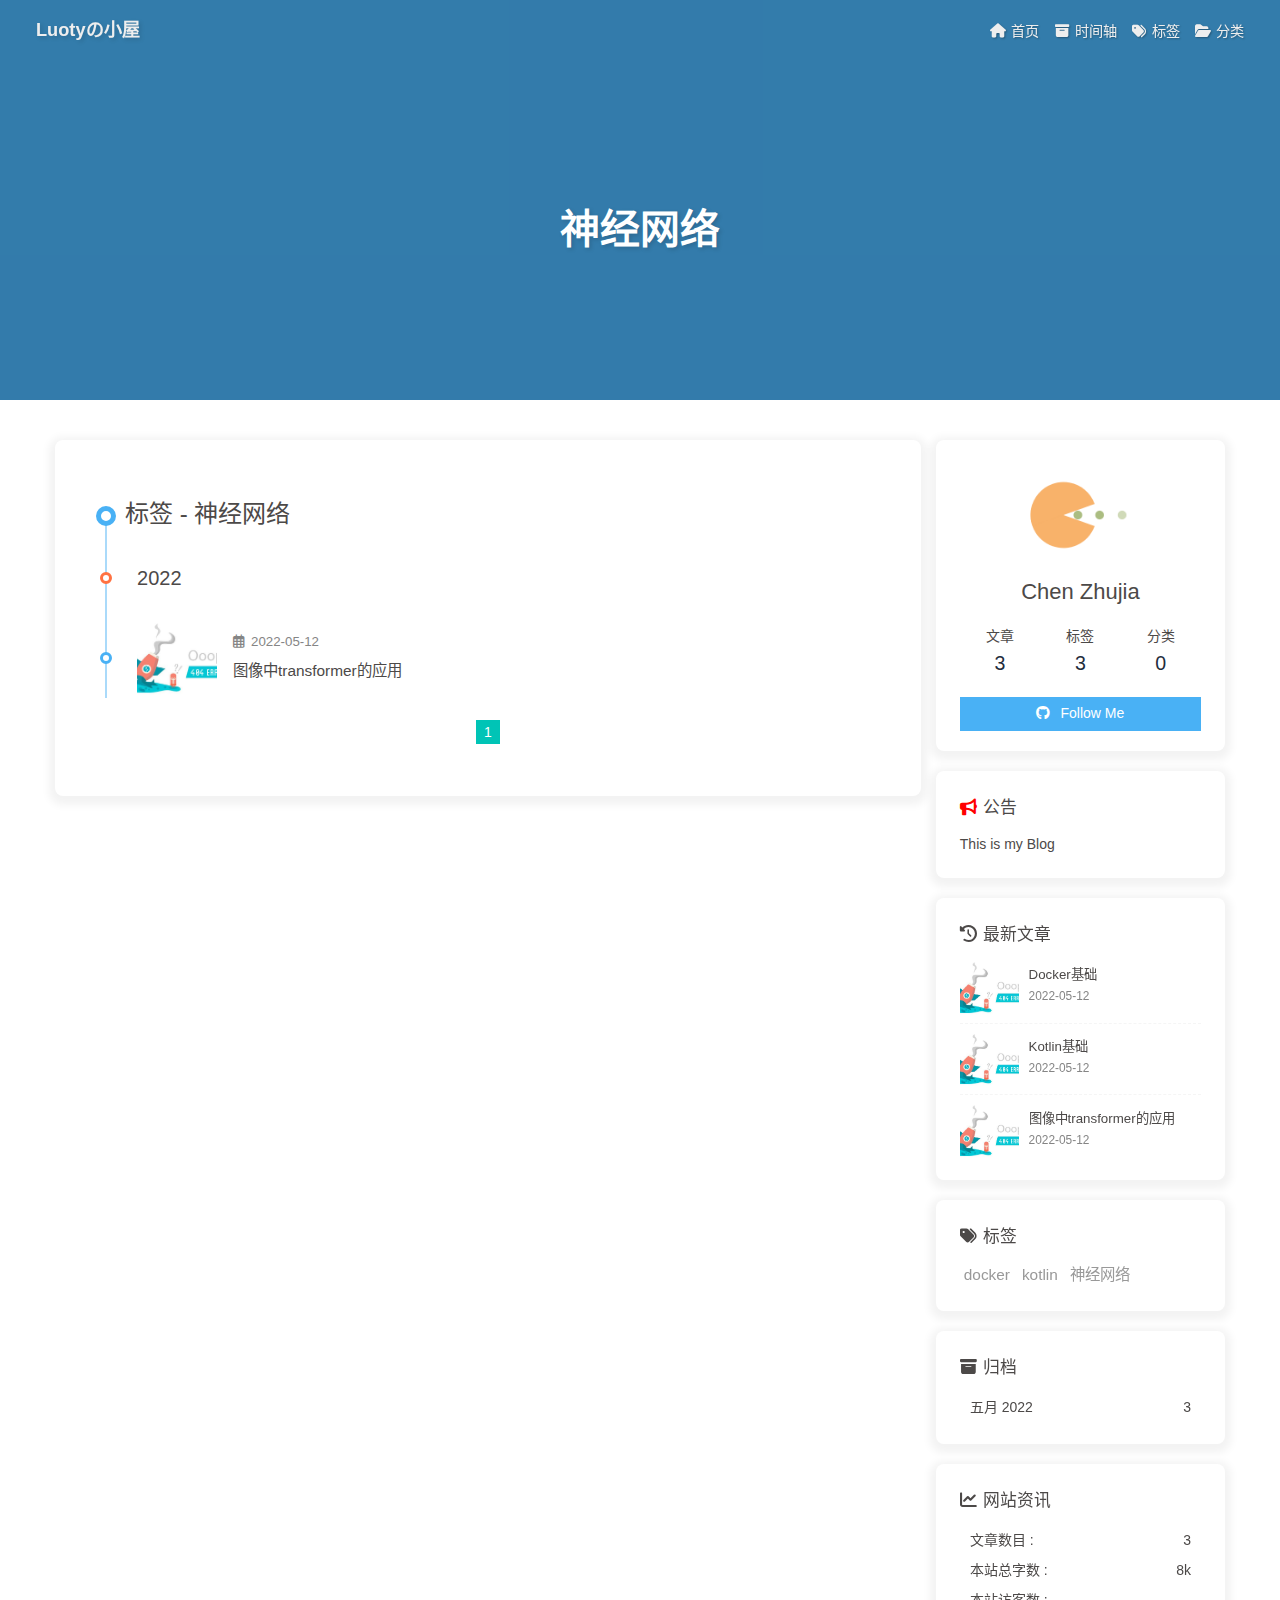
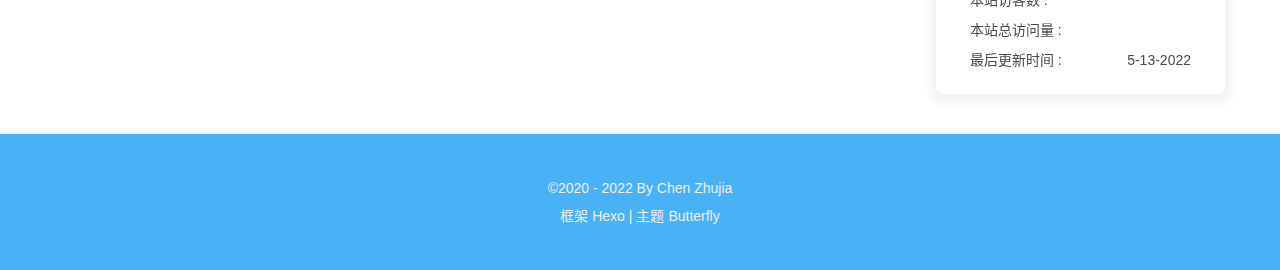
<file: tags/神经网络/index.html>
<!DOCTYPE html><html lang="zh-CN" data-theme="light"><head><meta charset="UTF-8"><meta http-equiv="X-UA-Compatible" content="IE=edge"><meta name="viewport" content="width=device-width, initial-scale=1.0, maximum-scale=1.0, user-scalable=no"><title>标签: 神经网络 | Luotyの小屋</title><meta name="author" content="Chen Zhujia,njuee.chen@gmail.com"><meta name="copyright" content="Chen Zhujia"><meta name="format-detection" content="telephone=no"><meta name="theme-color" content="#ffffff"><meta property="og:type" content="website">
<meta property="og:title" content="Luotyの小屋">
<meta property="og:url" content="http://example.com/tags/%E7%A5%9E%E7%BB%8F%E7%BD%91%E7%BB%9C/index.html">
<meta property="og:site_name" content="Luotyの小屋">
<meta property="og:locale" content="zh_CN">
<meta property="og:image" content="https://i.loli.net/2021/02/24/5O1day2nriDzjSu.png">
<meta property="article:author" content="Chen Zhujia">
<meta name="twitter:card" content="summary">
<meta name="twitter:image" content="https://i.loli.net/2021/02/24/5O1day2nriDzjSu.png"><link rel="shortcut icon" href="/img/favicon.png"><link rel="canonical" href="http://example.com/tags/%E7%A5%9E%E7%BB%8F%E7%BD%91%E7%BB%9C/"><link rel="preconnect" href="//cdn.jsdelivr.net"/><link rel="preconnect" href="//busuanzi.ibruce.info"/><link rel="stylesheet" href="/css/index.css"><link rel="stylesheet" href="https://cdn.jsdelivr.net/npm/@fortawesome/fontawesome-free@6/css/all.min.css" media="print" onload="this.media='all'"><link rel="stylesheet" href="https://cdn.jsdelivr.net/npm/@fancyapps/ui/dist/fancybox.css" media="print" onload="this.media='all'"><script>const GLOBAL_CONFIG = { 
  root: '/',
  algolia: undefined,
  localSearch: undefined,
  translate: undefined,
  noticeOutdate: undefined,
  highlight: {"plugin":"highlighjs","highlightCopy":true,"highlightLang":true,"highlightHeightLimit":200},
  copy: {
    success: '复制成功',
    error: '复制错误',
    noSupport: '浏览器不支持'
  },
  relativeDate: {
    homepage: false,
    post: false
  },
  runtime: '',
  date_suffix: {
    just: '刚刚',
    min: '分钟前',
    hour: '小时前',
    day: '天前',
    month: '个月前'
  },
  copyright: undefined,
  lightbox: 'fancybox',
  Snackbar: undefined,
  source: {
    justifiedGallery: {
      js: 'https://cdn.jsdelivr.net/npm/flickr-justified-gallery@2/dist/fjGallery.min.js',
      css: 'https://cdn.jsdelivr.net/npm/flickr-justified-gallery@2/dist/fjGallery.min.css'
    }
  },
  isPhotoFigcaption: false,
  islazyload: false,
  isAnchor: false
}</script><script id="config-diff">var GLOBAL_CONFIG_SITE = {
  title: '标签: 神经网络',
  isPost: false,
  isHome: false,
  isHighlightShrink: false,
  isToc: false,
  postUpdate: '2022-05-13 02:00:27'
}</script><noscript><style type="text/css">
  #nav {
    opacity: 1
  }
  .justified-gallery img {
    opacity: 1
  }

  #recent-posts time,
  #post-meta time {
    display: inline !important
  }
</style></noscript><script>(win=>{
    win.saveToLocal = {
      set: function setWithExpiry(key, value, ttl) {
        if (ttl === 0) return
        const now = new Date()
        const expiryDay = ttl * 86400000
        const item = {
          value: value,
          expiry: now.getTime() + expiryDay,
        }
        localStorage.setItem(key, JSON.stringify(item))
      },

      get: function getWithExpiry(key) {
        const itemStr = localStorage.getItem(key)

        if (!itemStr) {
          return undefined
        }
        const item = JSON.parse(itemStr)
        const now = new Date()

        if (now.getTime() > item.expiry) {
          localStorage.removeItem(key)
          return undefined
        }
        return item.value
      }
    }
  
    win.getScript = url => new Promise((resolve, reject) => {
      const script = document.createElement('script')
      script.src = url
      script.async = true
      script.onerror = reject
      script.onload = script.onreadystatechange = function() {
        const loadState = this.readyState
        if (loadState && loadState !== 'loaded' && loadState !== 'complete') return
        script.onload = script.onreadystatechange = null
        resolve()
      }
      document.head.appendChild(script)
    })
  
      win.activateDarkMode = function () {
        document.documentElement.setAttribute('data-theme', 'dark')
        if (document.querySelector('meta[name="theme-color"]') !== null) {
          document.querySelector('meta[name="theme-color"]').setAttribute('content', '#0d0d0d')
        }
      }
      win.activateLightMode = function () {
        document.documentElement.setAttribute('data-theme', 'light')
        if (document.querySelector('meta[name="theme-color"]') !== null) {
          document.querySelector('meta[name="theme-color"]').setAttribute('content', '#ffffff')
        }
      }
      const t = saveToLocal.get('theme')
    
          if (t === 'dark') activateDarkMode()
          else if (t === 'light') activateLightMode()
        
      const asideStatus = saveToLocal.get('aside-status')
      if (asideStatus !== undefined) {
        if (asideStatus === 'hide') {
          document.documentElement.classList.add('hide-aside')
        } else {
          document.documentElement.classList.remove('hide-aside')
        }
      }
    
    const detectApple = () => {
      if(/iPad|iPhone|iPod|Macintosh/.test(navigator.userAgent)){
        document.documentElement.classList.add('apple')
      }
    }
    detectApple()
    })(window)</script><meta name="generator" content="Hexo 6.1.0"></head><body><div id="loading-box"><div class="loading-left-bg"></div><div class="loading-right-bg"></div><div class="spinner-box"><div class="configure-border-1"><div class="configure-core"></div></div><div class="configure-border-2"><div class="configure-core"></div></div><div class="loading-word">加载中...</div></div></div><div id="sidebar"><div id="menu-mask"></div><div id="sidebar-menus"><div class="avatar-img is-center"><img src="https://i.loli.net/2021/02/24/5O1day2nriDzjSu.png" onerror="onerror=null;src='/img/friend_404.gif'" alt="avatar"/></div><div class="sidebar-site-data site-data is-center"><a href="/archives/"><div class="headline">文章</div><div class="length-num">3</div></a><a href="/tags/"><div class="headline">标签</div><div class="length-num">3</div></a><a href="/categories/"><div class="headline">分类</div><div class="length-num">0</div></a></div><hr/><div class="menus_items"><div class="menus_item"><a class="site-page" href="/"><i class="fa-fw fas fa-home"></i><span> 首页</span></a></div><div class="menus_item"><a class="site-page" href="/archives/"><i class="fa-fw fas fa-archive"></i><span> 时间轴</span></a></div><div class="menus_item"><a class="site-page" href="/tags/"><i class="fa-fw fas fa-tags"></i><span> 标签</span></a></div><div class="menus_item"><a class="site-page" href="/categories/"><i class="fa-fw fas fa-folder-open"></i><span> 分类</span></a></div></div></div></div><div class="page" id="body-wrap"><header class="not-home-page" id="page-header" style="background-image: url('https://api.likepoems.com/pc')"><nav id="nav"><span id="blog_name"><a id="site-name" href="/">Luotyの小屋</a></span><div id="menus"><div class="menus_items"><div class="menus_item"><a class="site-page" href="/"><i class="fa-fw fas fa-home"></i><span> 首页</span></a></div><div class="menus_item"><a class="site-page" href="/archives/"><i class="fa-fw fas fa-archive"></i><span> 时间轴</span></a></div><div class="menus_item"><a class="site-page" href="/tags/"><i class="fa-fw fas fa-tags"></i><span> 标签</span></a></div><div class="menus_item"><a class="site-page" href="/categories/"><i class="fa-fw fas fa-folder-open"></i><span> 分类</span></a></div></div><div id="toggle-menu"><a class="site-page"><i class="fas fa-bars fa-fw"></i></a></div></div></nav><div id="page-site-info"><h1 id="site-title">神经网络</h1></div></header><main class="layout" id="content-inner"><div id="tag"><div class="article-sort-title">标签 - 神经网络</div><div class="article-sort"><div class="article-sort-item year">2022</div><div class="article-sort-item"><a class="article-sort-item-img" href="/2022/05/12/%E7%A5%9E%E7%BB%8F%E7%BD%91%E7%BB%9C/transformer/%E5%9B%BE%E5%83%8F%E4%B8%ADtransformer%E7%9A%84%E5%BA%94%E7%94%A8/" title="图像中transformer的应用"><img src="https://acg.toubiec.cn/random.php" alt="图像中transformer的应用" onerror="this.onerror=null;this.src='/img/404.jpg'"></a><div class="article-sort-item-info"><div class="article-sort-item-time"><i class="far fa-calendar-alt"></i><time class="post-meta-date-created" datetime="2022-05-12T00:00:00.000Z" title="发表于 2022-05-12 00:00:00">2022-05-12</time></div><a class="article-sort-item-title" href="/2022/05/12/%E7%A5%9E%E7%BB%8F%E7%BD%91%E7%BB%9C/transformer/%E5%9B%BE%E5%83%8F%E4%B8%ADtransformer%E7%9A%84%E5%BA%94%E7%94%A8/" title="图像中transformer的应用">图像中transformer的应用</a></div></div></div><nav id="pagination"><div class="pagination"><span class="page-number current">1</span></div></nav></div><div class="aside-content" id="aside-content"><div class="card-widget card-info"><div class="is-center"><div class="avatar-img"><img src="https://i.loli.net/2021/02/24/5O1day2nriDzjSu.png" onerror="this.onerror=null;this.src='/img/friend_404.gif'" alt="avatar"/></div><div class="author-info__name">Chen Zhujia</div><div class="author-info__description"></div></div><div class="card-info-data site-data is-center"><a href="/archives/"><div class="headline">文章</div><div class="length-num">3</div></a><a href="/tags/"><div class="headline">标签</div><div class="length-num">3</div></a><a href="/categories/"><div class="headline">分类</div><div class="length-num">0</div></a></div><a id="card-info-btn" target="_blank" rel="noopener" href="https://github.com/xxxxxx"><i class="fab fa-github"></i><span>Follow Me</span></a></div><div class="card-widget card-announcement"><div class="item-headline"><i class="fas fa-bullhorn fa-shake"></i><span>公告</span></div><div class="announcement_content">This is my Blog</div></div><div class="sticky_layout"><div class="card-widget card-recent-post"><div class="item-headline"><i class="fas fa-history"></i><span>最新文章</span></div><div class="aside-list"><div class="aside-list-item"><a class="thumbnail" href="/2022/05/12/docker/docker/" title="Docker基础"><img src="https://acg.toubiec.cn/random.php" onerror="this.onerror=null;this.src='/img/404.jpg'" alt="Docker基础"/></a><div class="content"><a class="title" href="/2022/05/12/docker/docker/" title="Docker基础">Docker基础</a><time datetime="2022-05-12T00:00:00.000Z" title="发表于 2022-05-12 00:00:00">2022-05-12</time></div></div><div class="aside-list-item"><a class="thumbnail" href="/2022/05/12/kotlin/%E5%9F%BA%E7%A1%80/" title="Kotlin基础"><img src="https://acg.toubiec.cn/random.php" onerror="this.onerror=null;this.src='/img/404.jpg'" alt="Kotlin基础"/></a><div class="content"><a class="title" href="/2022/05/12/kotlin/%E5%9F%BA%E7%A1%80/" title="Kotlin基础">Kotlin基础</a><time datetime="2022-05-12T00:00:00.000Z" title="发表于 2022-05-12 00:00:00">2022-05-12</time></div></div><div class="aside-list-item"><a class="thumbnail" href="/2022/05/12/%E7%A5%9E%E7%BB%8F%E7%BD%91%E7%BB%9C/transformer/%E5%9B%BE%E5%83%8F%E4%B8%ADtransformer%E7%9A%84%E5%BA%94%E7%94%A8/" title="图像中transformer的应用"><img src="https://acg.toubiec.cn/random.php" onerror="this.onerror=null;this.src='/img/404.jpg'" alt="图像中transformer的应用"/></a><div class="content"><a class="title" href="/2022/05/12/%E7%A5%9E%E7%BB%8F%E7%BD%91%E7%BB%9C/transformer/%E5%9B%BE%E5%83%8F%E4%B8%ADtransformer%E7%9A%84%E5%BA%94%E7%94%A8/" title="图像中transformer的应用">图像中transformer的应用</a><time datetime="2022-05-12T00:00:00.000Z" title="发表于 2022-05-12 00:00:00">2022-05-12</time></div></div></div></div><div class="card-widget card-tags"><div class="item-headline"><i class="fas fa-tags"></i><span>标签</span></div><div class="card-tag-cloud"><a href="/tags/docker/" style="font-size: 1.1em; color: #999">docker</a> <a href="/tags/kotlin/" style="font-size: 1.1em; color: #999">kotlin</a> <a href="/tags/%E7%A5%9E%E7%BB%8F%E7%BD%91%E7%BB%9C/" style="font-size: 1.1em; color: #999">神经网络</a></div></div><div class="card-widget card-archives"><div class="item-headline"><i class="fas fa-archive"></i><span>归档</span></div><ul class="card-archive-list"><li class="card-archive-list-item"><a class="card-archive-list-link" href="/archives/2022/05/"><span class="card-archive-list-date">五月 2022</span><span class="card-archive-list-count">3</span></a></li></ul></div><div class="card-widget card-webinfo"><div class="item-headline"><i class="fas fa-chart-line"></i><span>网站资讯</span></div><div class="webinfo"><div class="webinfo-item"><div class="item-name">文章数目 :</div><div class="item-count">3</div></div><div class="webinfo-item"><div class="item-name">本站总字数 :</div><div class="item-count">8k</div></div><div class="webinfo-item"><div class="item-name">本站访客数 :</div><div class="item-count" id="busuanzi_value_site_uv"></div></div><div class="webinfo-item"><div class="item-name">本站总访问量 :</div><div class="item-count" id="busuanzi_value_site_pv"></div></div><div class="webinfo-item"><div class="item-name">最后更新时间 :</div><div class="item-count" id="last-push-date" data-lastPushDate="2022-05-13T02:00:27.099Z"></div></div></div></div></div></div></main><footer id="footer"><div id="footer-wrap"><div class="copyright">&copy;2020 - 2022 By Chen Zhujia</div><div class="framework-info"><span>框架 </span><a target="_blank" rel="noopener" href="https://hexo.io">Hexo</a><span class="footer-separator">|</span><span>主题 </span><a target="_blank" rel="noopener" href="https://github.com/jerryc127/hexo-theme-butterfly">Butterfly</a></div></div></footer></div><div id="rightside"><div id="rightside-config-hide"><button id="darkmode" type="button" title="浅色和深色模式转换"><i class="fas fa-adjust"></i></button><button id="hide-aside-btn" type="button" title="单栏和双栏切换"><i class="fas fa-arrows-alt-h"></i></button></div><div id="rightside-config-show"><button id="rightside_config" type="button" title="设置"><i class="fas fa-cog fa-spin"></i></button><button id="go-up" type="button" title="回到顶部"><i class="fas fa-arrow-up"></i></button></div></div><div><script src="/js/utils.js"></script><script src="/js/main.js"></script><script src="https://cdn.jsdelivr.net/npm/@fancyapps/ui/dist/fancybox.umd.js"></script><script>function panguFn () {
  if (typeof pangu === 'object') pangu.autoSpacingPage()
  else {
    getScript('https://cdn.jsdelivr.net/npm/pangu@4/dist/browser/pangu.min.js')
      .then(() => {
        pangu.autoSpacingPage()
      })
  }
}

function panguInit () {
  if (true){
    GLOBAL_CONFIG_SITE.isPost && panguFn()
  } else {
    panguFn()
  }
}

document.addEventListener('DOMContentLoaded', panguInit)</script><script>var preloader = {
  endLoading: () => {
    document.body.style.overflow = 'auto';
    document.getElementById('loading-box').classList.add("loaded")
  },
  initLoading: () => {
    document.body.style.overflow = '';
    document.getElementById('loading-box').classList.remove("loaded")

  }
}
window.addEventListener('load',preloader.endLoading())</script><div class="js-pjax"></div><script async data-pjax src="//busuanzi.ibruce.info/busuanzi/2.3/busuanzi.pure.mini.js"></script></div></body></html>
</file>
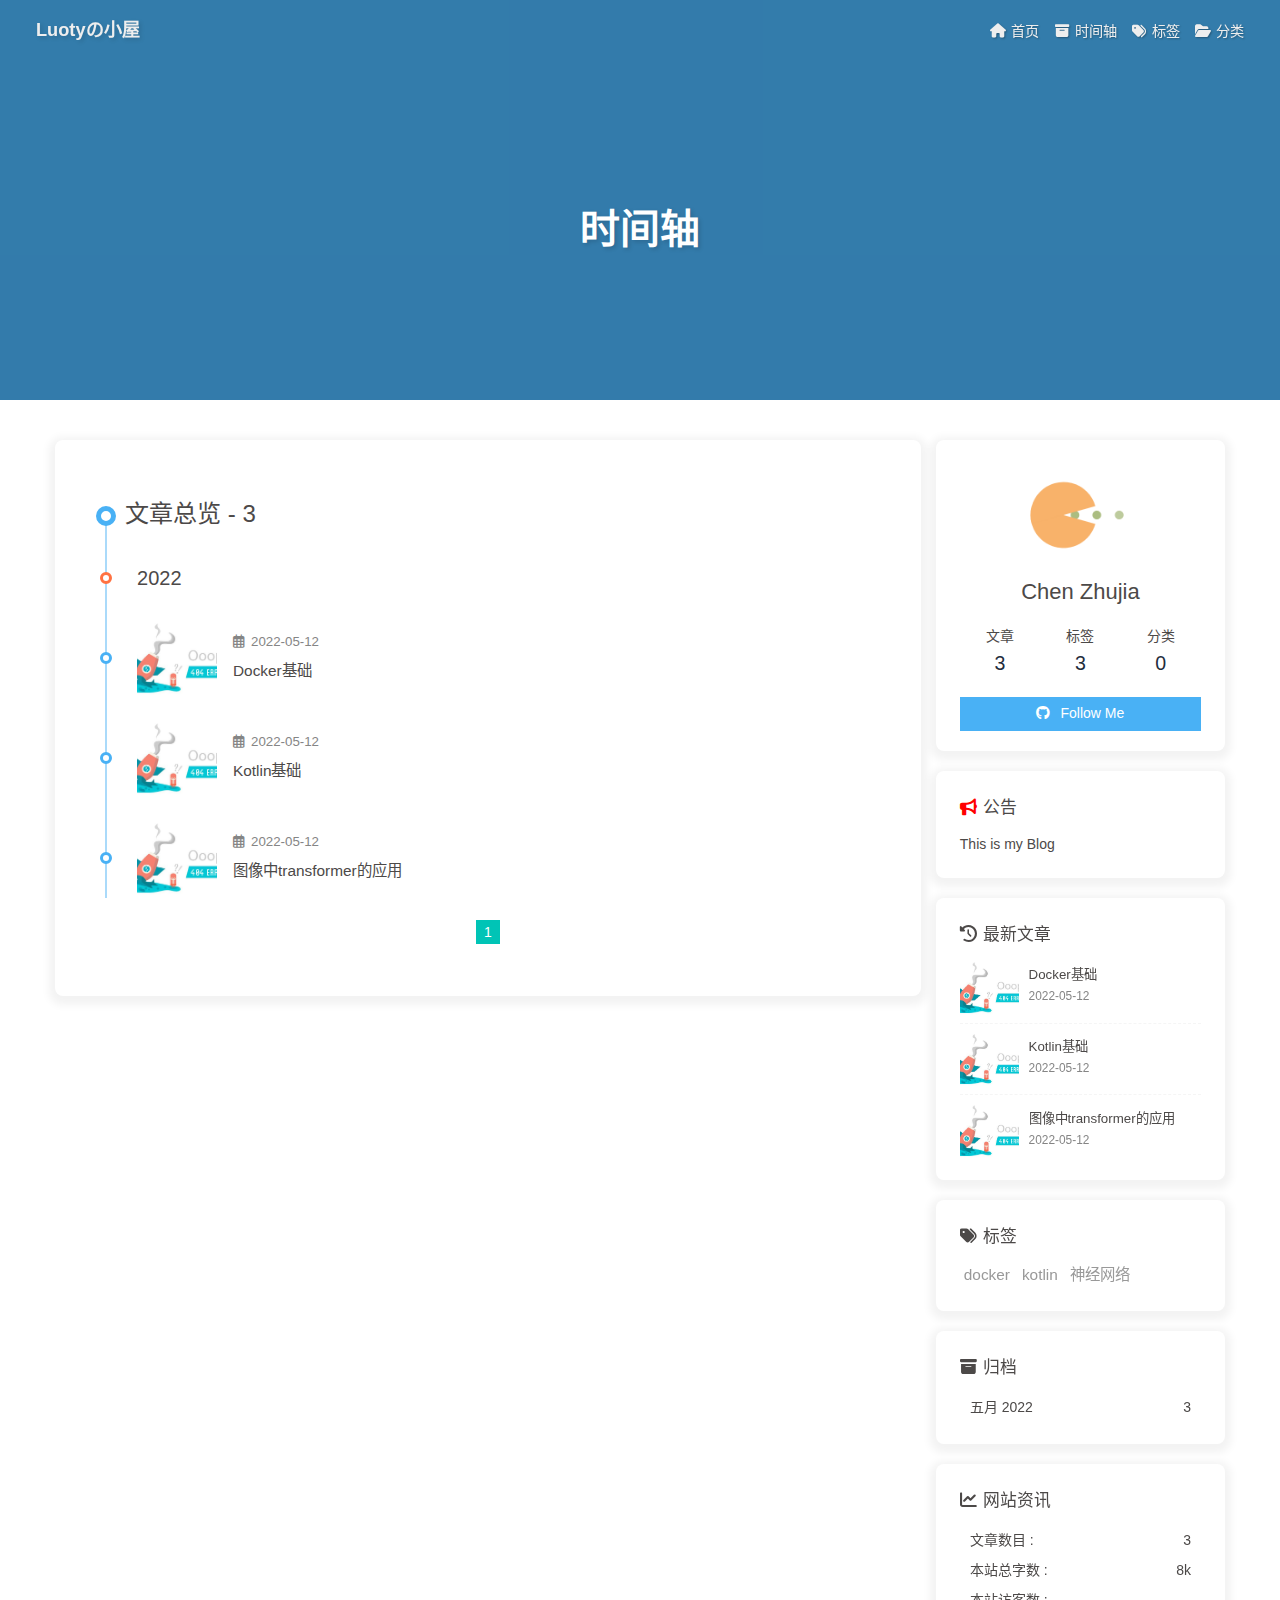
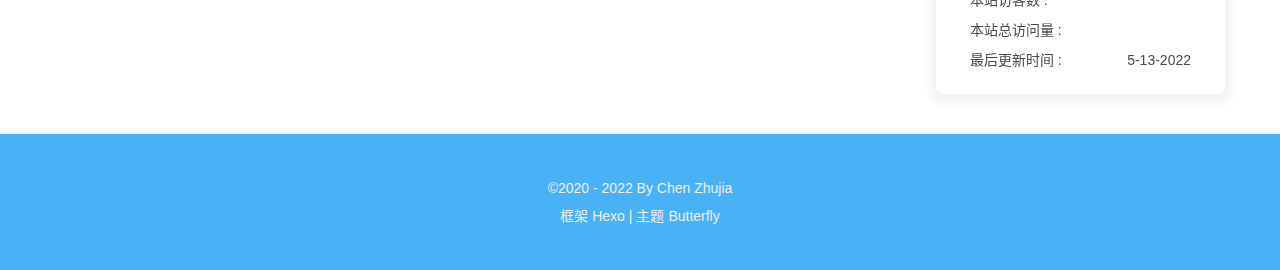
<file: archives/2022/05/index.html>
<!DOCTYPE html><html lang="zh-CN" data-theme="light"><head><meta charset="UTF-8"><meta http-equiv="X-UA-Compatible" content="IE=edge"><meta name="viewport" content="width=device-width, initial-scale=1.0, maximum-scale=1.0, user-scalable=no"><title>时间轴 | Luotyの小屋</title><meta name="author" content="Chen Zhujia,njuee.chen@gmail.com"><meta name="copyright" content="Chen Zhujia"><meta name="format-detection" content="telephone=no"><meta name="theme-color" content="#ffffff"><meta property="og:type" content="website">
<meta property="og:title" content="Luotyの小屋">
<meta property="og:url" content="http://example.com/archives/2022/05/index.html">
<meta property="og:site_name" content="Luotyの小屋">
<meta property="og:locale" content="zh_CN">
<meta property="og:image" content="https://i.loli.net/2021/02/24/5O1day2nriDzjSu.png">
<meta property="article:author" content="Chen Zhujia">
<meta name="twitter:card" content="summary">
<meta name="twitter:image" content="https://i.loli.net/2021/02/24/5O1day2nriDzjSu.png"><link rel="shortcut icon" href="/img/favicon.png"><link rel="canonical" href="http://example.com/archives/2022/05/"><link rel="preconnect" href="//cdn.jsdelivr.net"/><link rel="preconnect" href="//busuanzi.ibruce.info"/><link rel="stylesheet" href="/css/index.css"><link rel="stylesheet" href="https://cdn.jsdelivr.net/npm/@fortawesome/fontawesome-free@6/css/all.min.css" media="print" onload="this.media='all'"><link rel="stylesheet" href="https://cdn.jsdelivr.net/npm/@fancyapps/ui/dist/fancybox.css" media="print" onload="this.media='all'"><script>const GLOBAL_CONFIG = { 
  root: '/',
  algolia: undefined,
  localSearch: undefined,
  translate: undefined,
  noticeOutdate: undefined,
  highlight: {"plugin":"highlighjs","highlightCopy":true,"highlightLang":true,"highlightHeightLimit":200},
  copy: {
    success: '复制成功',
    error: '复制错误',
    noSupport: '浏览器不支持'
  },
  relativeDate: {
    homepage: false,
    post: false
  },
  runtime: '',
  date_suffix: {
    just: '刚刚',
    min: '分钟前',
    hour: '小时前',
    day: '天前',
    month: '个月前'
  },
  copyright: undefined,
  lightbox: 'fancybox',
  Snackbar: undefined,
  source: {
    justifiedGallery: {
      js: 'https://cdn.jsdelivr.net/npm/flickr-justified-gallery@2/dist/fjGallery.min.js',
      css: 'https://cdn.jsdelivr.net/npm/flickr-justified-gallery@2/dist/fjGallery.min.css'
    }
  },
  isPhotoFigcaption: false,
  islazyload: false,
  isAnchor: false
}</script><script id="config-diff">var GLOBAL_CONFIG_SITE = {
  title: '时间轴',
  isPost: false,
  isHome: false,
  isHighlightShrink: false,
  isToc: false,
  postUpdate: '2022-05-13 02:00:27'
}</script><noscript><style type="text/css">
  #nav {
    opacity: 1
  }
  .justified-gallery img {
    opacity: 1
  }

  #recent-posts time,
  #post-meta time {
    display: inline !important
  }
</style></noscript><script>(win=>{
    win.saveToLocal = {
      set: function setWithExpiry(key, value, ttl) {
        if (ttl === 0) return
        const now = new Date()
        const expiryDay = ttl * 86400000
        const item = {
          value: value,
          expiry: now.getTime() + expiryDay,
        }
        localStorage.setItem(key, JSON.stringify(item))
      },

      get: function getWithExpiry(key) {
        const itemStr = localStorage.getItem(key)

        if (!itemStr) {
          return undefined
        }
        const item = JSON.parse(itemStr)
        const now = new Date()

        if (now.getTime() > item.expiry) {
          localStorage.removeItem(key)
          return undefined
        }
        return item.value
      }
    }
  
    win.getScript = url => new Promise((resolve, reject) => {
      const script = document.createElement('script')
      script.src = url
      script.async = true
      script.onerror = reject
      script.onload = script.onreadystatechange = function() {
        const loadState = this.readyState
        if (loadState && loadState !== 'loaded' && loadState !== 'complete') return
        script.onload = script.onreadystatechange = null
        resolve()
      }
      document.head.appendChild(script)
    })
  
      win.activateDarkMode = function () {
        document.documentElement.setAttribute('data-theme', 'dark')
        if (document.querySelector('meta[name="theme-color"]') !== null) {
          document.querySelector('meta[name="theme-color"]').setAttribute('content', '#0d0d0d')
        }
      }
      win.activateLightMode = function () {
        document.documentElement.setAttribute('data-theme', 'light')
        if (document.querySelector('meta[name="theme-color"]') !== null) {
          document.querySelector('meta[name="theme-color"]').setAttribute('content', '#ffffff')
        }
      }
      const t = saveToLocal.get('theme')
    
          if (t === 'dark') activateDarkMode()
          else if (t === 'light') activateLightMode()
        
      const asideStatus = saveToLocal.get('aside-status')
      if (asideStatus !== undefined) {
        if (asideStatus === 'hide') {
          document.documentElement.classList.add('hide-aside')
        } else {
          document.documentElement.classList.remove('hide-aside')
        }
      }
    
    const detectApple = () => {
      if(/iPad|iPhone|iPod|Macintosh/.test(navigator.userAgent)){
        document.documentElement.classList.add('apple')
      }
    }
    detectApple()
    })(window)</script><meta name="generator" content="Hexo 6.1.0"></head><body><div id="loading-box"><div class="loading-left-bg"></div><div class="loading-right-bg"></div><div class="spinner-box"><div class="configure-border-1"><div class="configure-core"></div></div><div class="configure-border-2"><div class="configure-core"></div></div><div class="loading-word">加载中...</div></div></div><div id="sidebar"><div id="menu-mask"></div><div id="sidebar-menus"><div class="avatar-img is-center"><img src="https://i.loli.net/2021/02/24/5O1day2nriDzjSu.png" onerror="onerror=null;src='/img/friend_404.gif'" alt="avatar"/></div><div class="sidebar-site-data site-data is-center"><a href="/archives/"><div class="headline">文章</div><div class="length-num">3</div></a><a href="/tags/"><div class="headline">标签</div><div class="length-num">3</div></a><a href="/categories/"><div class="headline">分类</div><div class="length-num">0</div></a></div><hr/><div class="menus_items"><div class="menus_item"><a class="site-page" href="/"><i class="fa-fw fas fa-home"></i><span> 首页</span></a></div><div class="menus_item"><a class="site-page" href="/archives/"><i class="fa-fw fas fa-archive"></i><span> 时间轴</span></a></div><div class="menus_item"><a class="site-page" href="/tags/"><i class="fa-fw fas fa-tags"></i><span> 标签</span></a></div><div class="menus_item"><a class="site-page" href="/categories/"><i class="fa-fw fas fa-folder-open"></i><span> 分类</span></a></div></div></div></div><div class="page" id="body-wrap"><header class="not-home-page" id="page-header" style="background-image: url('https://api.likepoems.com/pc')"><nav id="nav"><span id="blog_name"><a id="site-name" href="/">Luotyの小屋</a></span><div id="menus"><div class="menus_items"><div class="menus_item"><a class="site-page" href="/"><i class="fa-fw fas fa-home"></i><span> 首页</span></a></div><div class="menus_item"><a class="site-page" href="/archives/"><i class="fa-fw fas fa-archive"></i><span> 时间轴</span></a></div><div class="menus_item"><a class="site-page" href="/tags/"><i class="fa-fw fas fa-tags"></i><span> 标签</span></a></div><div class="menus_item"><a class="site-page" href="/categories/"><i class="fa-fw fas fa-folder-open"></i><span> 分类</span></a></div></div><div id="toggle-menu"><a class="site-page"><i class="fas fa-bars fa-fw"></i></a></div></div></nav><div id="page-site-info"><h1 id="site-title">时间轴</h1></div></header><main class="layout" id="content-inner"><div id="archive"><div class="article-sort-title">文章总览 - 3</div><div class="article-sort"><div class="article-sort-item year">2022</div><div class="article-sort-item"><a class="article-sort-item-img" href="/2022/05/12/docker/docker/" title="Docker基础"><img src="https://acg.toubiec.cn/random.php" alt="Docker基础" onerror="this.onerror=null;this.src='/img/404.jpg'"></a><div class="article-sort-item-info"><div class="article-sort-item-time"><i class="far fa-calendar-alt"></i><time class="post-meta-date-created" datetime="2022-05-12T00:00:00.000Z" title="发表于 2022-05-12 00:00:00">2022-05-12</time></div><a class="article-sort-item-title" href="/2022/05/12/docker/docker/" title="Docker基础">Docker基础</a></div></div><div class="article-sort-item"><a class="article-sort-item-img" href="/2022/05/12/kotlin/%E5%9F%BA%E7%A1%80/" title="Kotlin基础"><img src="https://acg.toubiec.cn/random.php" alt="Kotlin基础" onerror="this.onerror=null;this.src='/img/404.jpg'"></a><div class="article-sort-item-info"><div class="article-sort-item-time"><i class="far fa-calendar-alt"></i><time class="post-meta-date-created" datetime="2022-05-12T00:00:00.000Z" title="发表于 2022-05-12 00:00:00">2022-05-12</time></div><a class="article-sort-item-title" href="/2022/05/12/kotlin/%E5%9F%BA%E7%A1%80/" title="Kotlin基础">Kotlin基础</a></div></div><div class="article-sort-item"><a class="article-sort-item-img" href="/2022/05/12/%E7%A5%9E%E7%BB%8F%E7%BD%91%E7%BB%9C/transformer/%E5%9B%BE%E5%83%8F%E4%B8%ADtransformer%E7%9A%84%E5%BA%94%E7%94%A8/" title="图像中transformer的应用"><img src="https://acg.toubiec.cn/random.php" alt="图像中transformer的应用" onerror="this.onerror=null;this.src='/img/404.jpg'"></a><div class="article-sort-item-info"><div class="article-sort-item-time"><i class="far fa-calendar-alt"></i><time class="post-meta-date-created" datetime="2022-05-12T00:00:00.000Z" title="发表于 2022-05-12 00:00:00">2022-05-12</time></div><a class="article-sort-item-title" href="/2022/05/12/%E7%A5%9E%E7%BB%8F%E7%BD%91%E7%BB%9C/transformer/%E5%9B%BE%E5%83%8F%E4%B8%ADtransformer%E7%9A%84%E5%BA%94%E7%94%A8/" title="图像中transformer的应用">图像中transformer的应用</a></div></div></div><nav id="pagination"><div class="pagination"><span class="page-number current">1</span></div></nav></div><div class="aside-content" id="aside-content"><div class="card-widget card-info"><div class="is-center"><div class="avatar-img"><img src="https://i.loli.net/2021/02/24/5O1day2nriDzjSu.png" onerror="this.onerror=null;this.src='/img/friend_404.gif'" alt="avatar"/></div><div class="author-info__name">Chen Zhujia</div><div class="author-info__description"></div></div><div class="card-info-data site-data is-center"><a href="/archives/"><div class="headline">文章</div><div class="length-num">3</div></a><a href="/tags/"><div class="headline">标签</div><div class="length-num">3</div></a><a href="/categories/"><div class="headline">分类</div><div class="length-num">0</div></a></div><a id="card-info-btn" target="_blank" rel="noopener" href="https://github.com/xxxxxx"><i class="fab fa-github"></i><span>Follow Me</span></a></div><div class="card-widget card-announcement"><div class="item-headline"><i class="fas fa-bullhorn fa-shake"></i><span>公告</span></div><div class="announcement_content">This is my Blog</div></div><div class="sticky_layout"><div class="card-widget card-recent-post"><div class="item-headline"><i class="fas fa-history"></i><span>最新文章</span></div><div class="aside-list"><div class="aside-list-item"><a class="thumbnail" href="/2022/05/12/docker/docker/" title="Docker基础"><img src="https://acg.toubiec.cn/random.php" onerror="this.onerror=null;this.src='/img/404.jpg'" alt="Docker基础"/></a><div class="content"><a class="title" href="/2022/05/12/docker/docker/" title="Docker基础">Docker基础</a><time datetime="2022-05-12T00:00:00.000Z" title="发表于 2022-05-12 00:00:00">2022-05-12</time></div></div><div class="aside-list-item"><a class="thumbnail" href="/2022/05/12/kotlin/%E5%9F%BA%E7%A1%80/" title="Kotlin基础"><img src="https://acg.toubiec.cn/random.php" onerror="this.onerror=null;this.src='/img/404.jpg'" alt="Kotlin基础"/></a><div class="content"><a class="title" href="/2022/05/12/kotlin/%E5%9F%BA%E7%A1%80/" title="Kotlin基础">Kotlin基础</a><time datetime="2022-05-12T00:00:00.000Z" title="发表于 2022-05-12 00:00:00">2022-05-12</time></div></div><div class="aside-list-item"><a class="thumbnail" href="/2022/05/12/%E7%A5%9E%E7%BB%8F%E7%BD%91%E7%BB%9C/transformer/%E5%9B%BE%E5%83%8F%E4%B8%ADtransformer%E7%9A%84%E5%BA%94%E7%94%A8/" title="图像中transformer的应用"><img src="https://acg.toubiec.cn/random.php" onerror="this.onerror=null;this.src='/img/404.jpg'" alt="图像中transformer的应用"/></a><div class="content"><a class="title" href="/2022/05/12/%E7%A5%9E%E7%BB%8F%E7%BD%91%E7%BB%9C/transformer/%E5%9B%BE%E5%83%8F%E4%B8%ADtransformer%E7%9A%84%E5%BA%94%E7%94%A8/" title="图像中transformer的应用">图像中transformer的应用</a><time datetime="2022-05-12T00:00:00.000Z" title="发表于 2022-05-12 00:00:00">2022-05-12</time></div></div></div></div><div class="card-widget card-tags"><div class="item-headline"><i class="fas fa-tags"></i><span>标签</span></div><div class="card-tag-cloud"><a href="/tags/docker/" style="font-size: 1.1em; color: #999">docker</a> <a href="/tags/kotlin/" style="font-size: 1.1em; color: #999">kotlin</a> <a href="/tags/%E7%A5%9E%E7%BB%8F%E7%BD%91%E7%BB%9C/" style="font-size: 1.1em; color: #999">神经网络</a></div></div><div class="card-widget card-archives"><div class="item-headline"><i class="fas fa-archive"></i><span>归档</span></div><ul class="card-archive-list"><li class="card-archive-list-item"><a class="card-archive-list-link" href="/archives/2022/05/"><span class="card-archive-list-date">五月 2022</span><span class="card-archive-list-count">3</span></a></li></ul></div><div class="card-widget card-webinfo"><div class="item-headline"><i class="fas fa-chart-line"></i><span>网站资讯</span></div><div class="webinfo"><div class="webinfo-item"><div class="item-name">文章数目 :</div><div class="item-count">3</div></div><div class="webinfo-item"><div class="item-name">本站总字数 :</div><div class="item-count">8k</div></div><div class="webinfo-item"><div class="item-name">本站访客数 :</div><div class="item-count" id="busuanzi_value_site_uv"></div></div><div class="webinfo-item"><div class="item-name">本站总访问量 :</div><div class="item-count" id="busuanzi_value_site_pv"></div></div><div class="webinfo-item"><div class="item-name">最后更新时间 :</div><div class="item-count" id="last-push-date" data-lastPushDate="2022-05-13T02:00:27.099Z"></div></div></div></div></div></div></main><footer id="footer"><div id="footer-wrap"><div class="copyright">&copy;2020 - 2022 By Chen Zhujia</div><div class="framework-info"><span>框架 </span><a target="_blank" rel="noopener" href="https://hexo.io">Hexo</a><span class="footer-separator">|</span><span>主题 </span><a target="_blank" rel="noopener" href="https://github.com/jerryc127/hexo-theme-butterfly">Butterfly</a></div></div></footer></div><div id="rightside"><div id="rightside-config-hide"><button id="darkmode" type="button" title="浅色和深色模式转换"><i class="fas fa-adjust"></i></button><button id="hide-aside-btn" type="button" title="单栏和双栏切换"><i class="fas fa-arrows-alt-h"></i></button></div><div id="rightside-config-show"><button id="rightside_config" type="button" title="设置"><i class="fas fa-cog fa-spin"></i></button><button id="go-up" type="button" title="回到顶部"><i class="fas fa-arrow-up"></i></button></div></div><div><script src="/js/utils.js"></script><script src="/js/main.js"></script><script src="https://cdn.jsdelivr.net/npm/@fancyapps/ui/dist/fancybox.umd.js"></script><script>function panguFn () {
  if (typeof pangu === 'object') pangu.autoSpacingPage()
  else {
    getScript('https://cdn.jsdelivr.net/npm/pangu@4/dist/browser/pangu.min.js')
      .then(() => {
        pangu.autoSpacingPage()
      })
  }
}

function panguInit () {
  if (true){
    GLOBAL_CONFIG_SITE.isPost && panguFn()
  } else {
    panguFn()
  }
}

document.addEventListener('DOMContentLoaded', panguInit)</script><script>var preloader = {
  endLoading: () => {
    document.body.style.overflow = 'auto';
    document.getElementById('loading-box').classList.add("loaded")
  },
  initLoading: () => {
    document.body.style.overflow = '';
    document.getElementById('loading-box').classList.remove("loaded")

  }
}
window.addEventListener('load',preloader.endLoading())</script><div class="js-pjax"></div><script async data-pjax src="//busuanzi.ibruce.info/busuanzi/2.3/busuanzi.pure.mini.js"></script></div></body></html>
</file>
